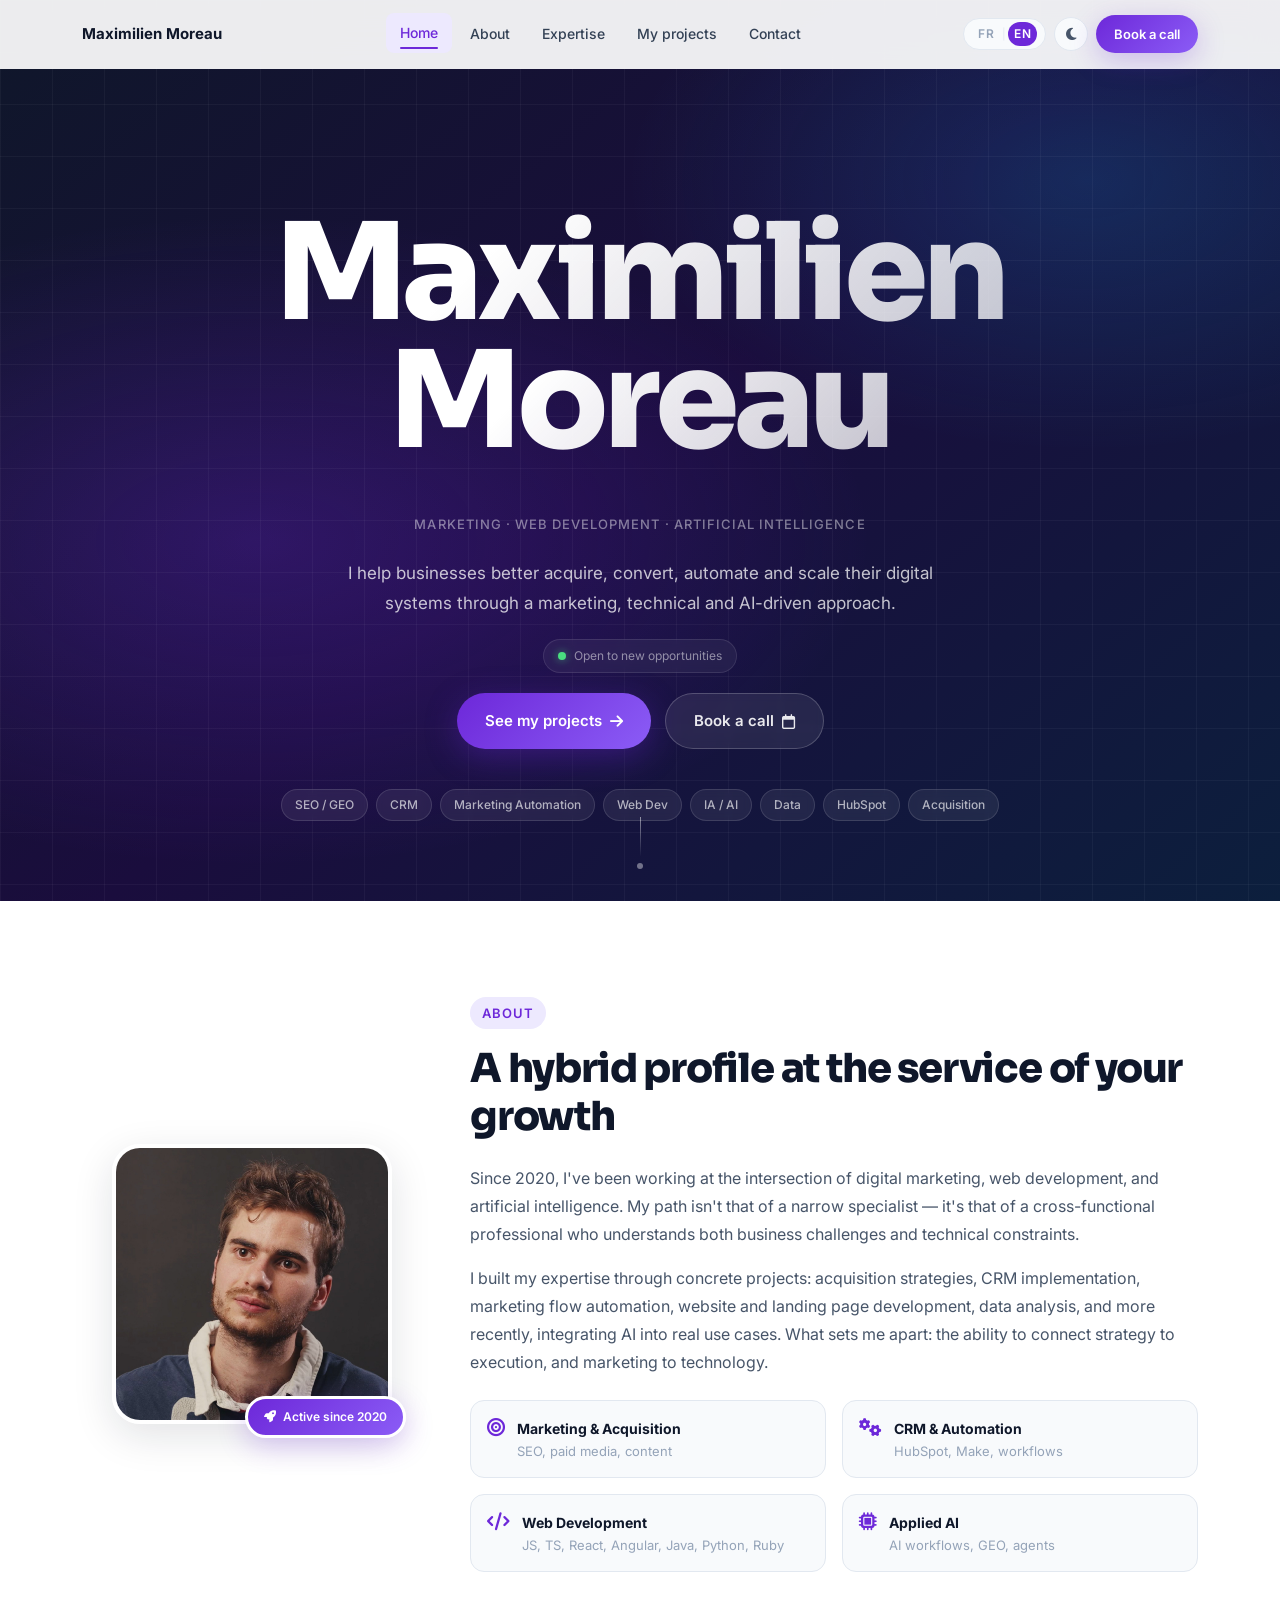
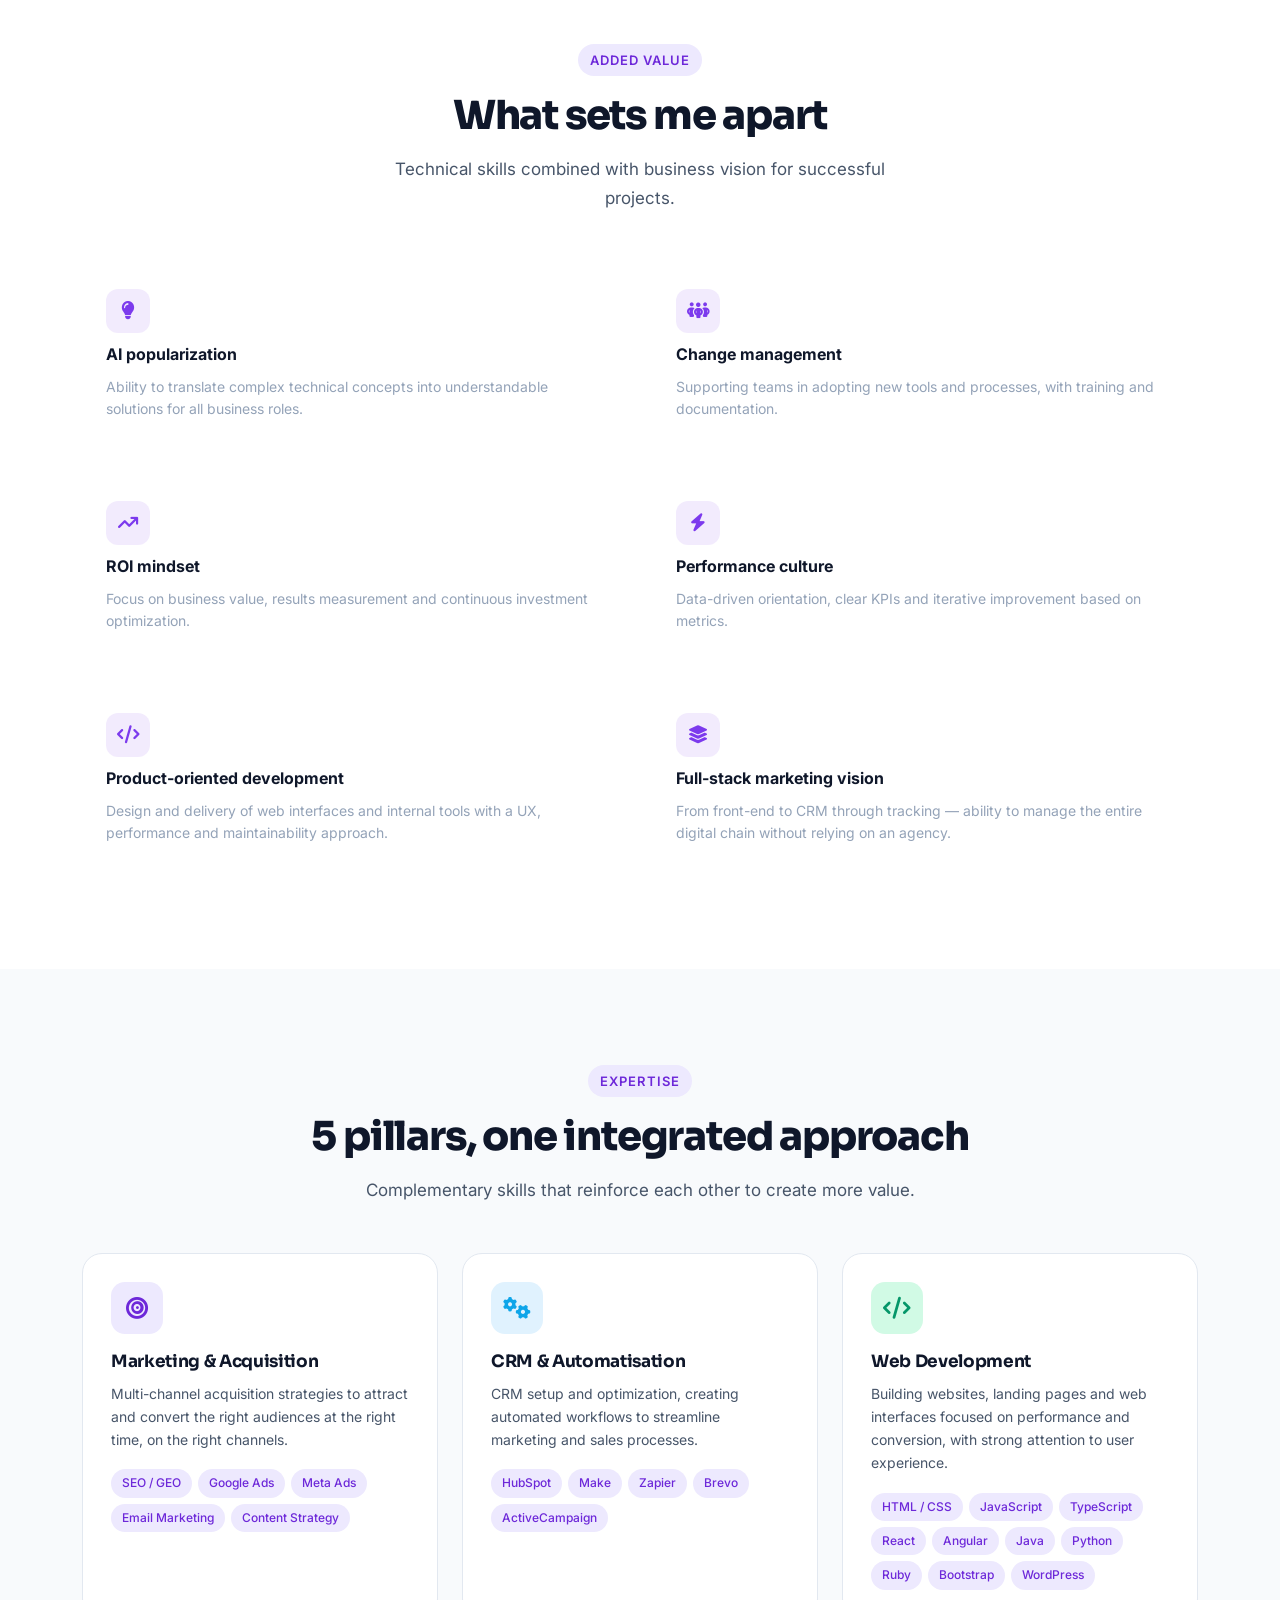
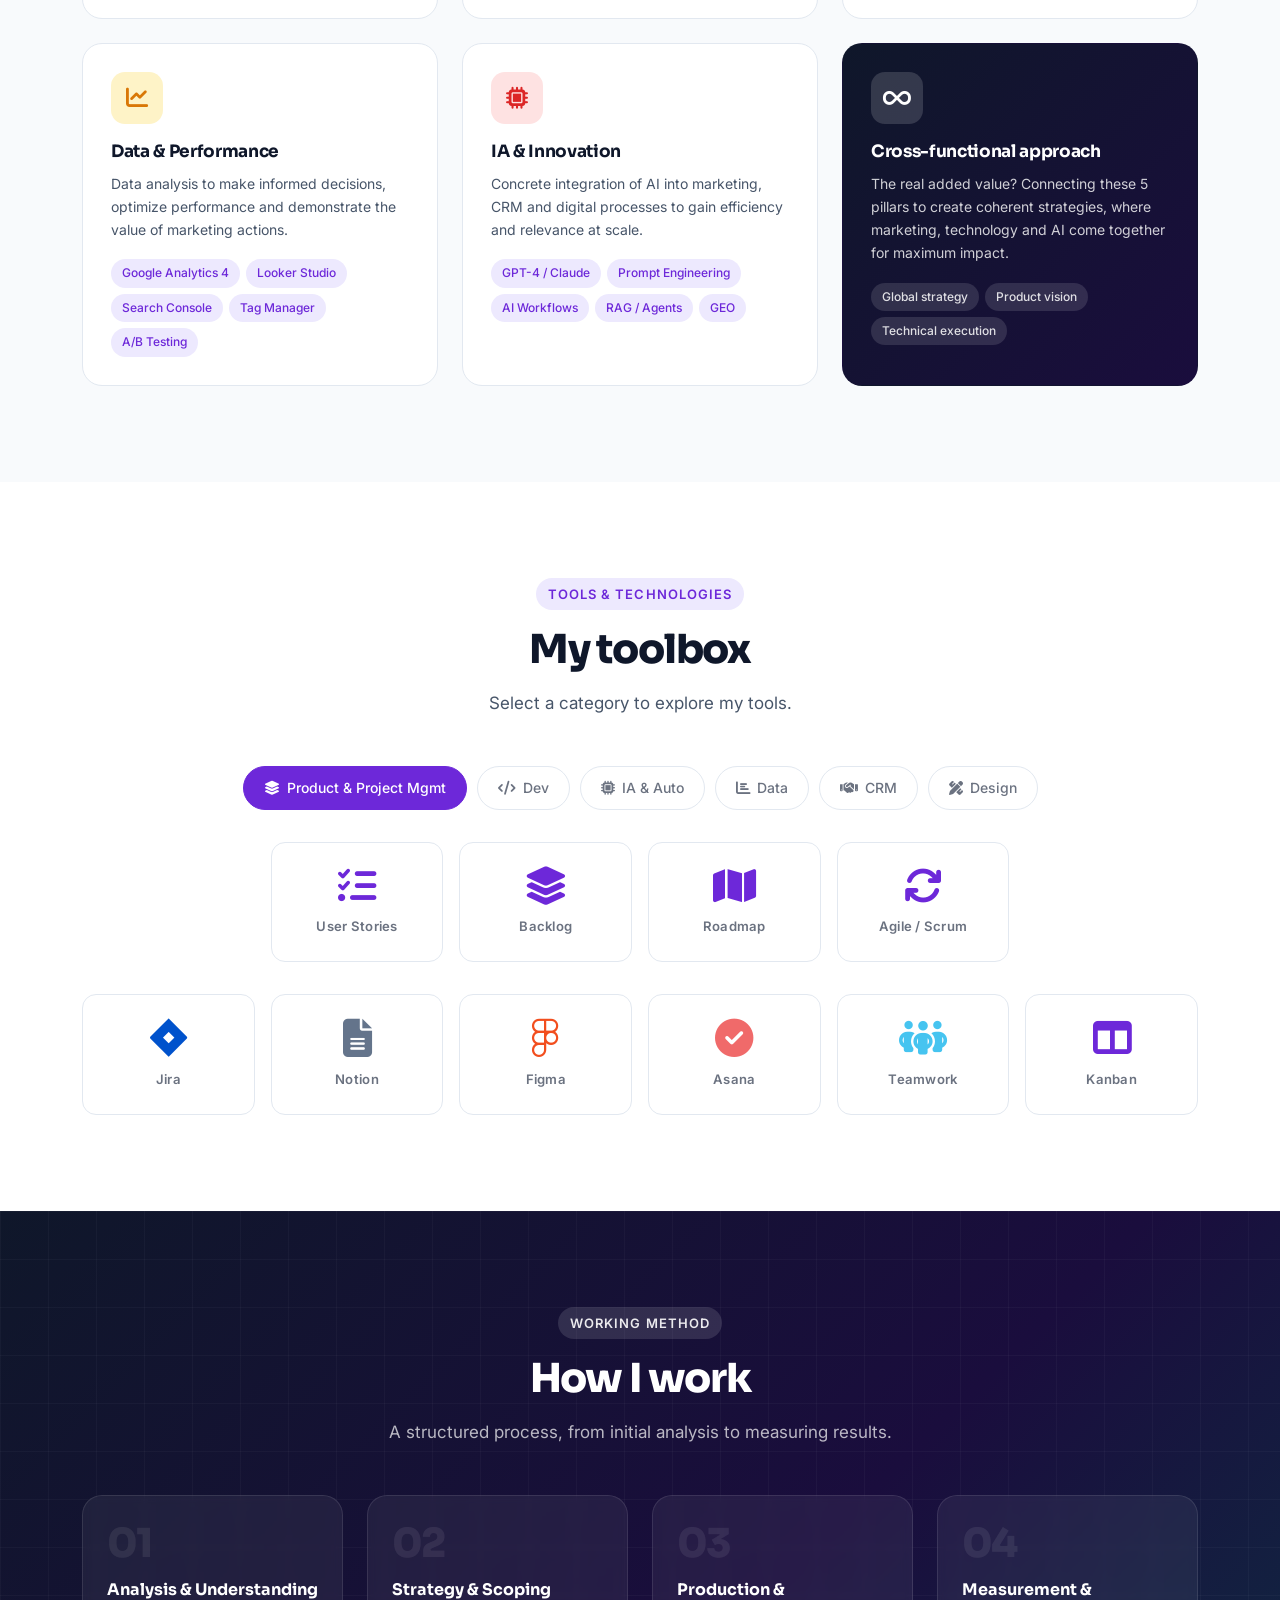
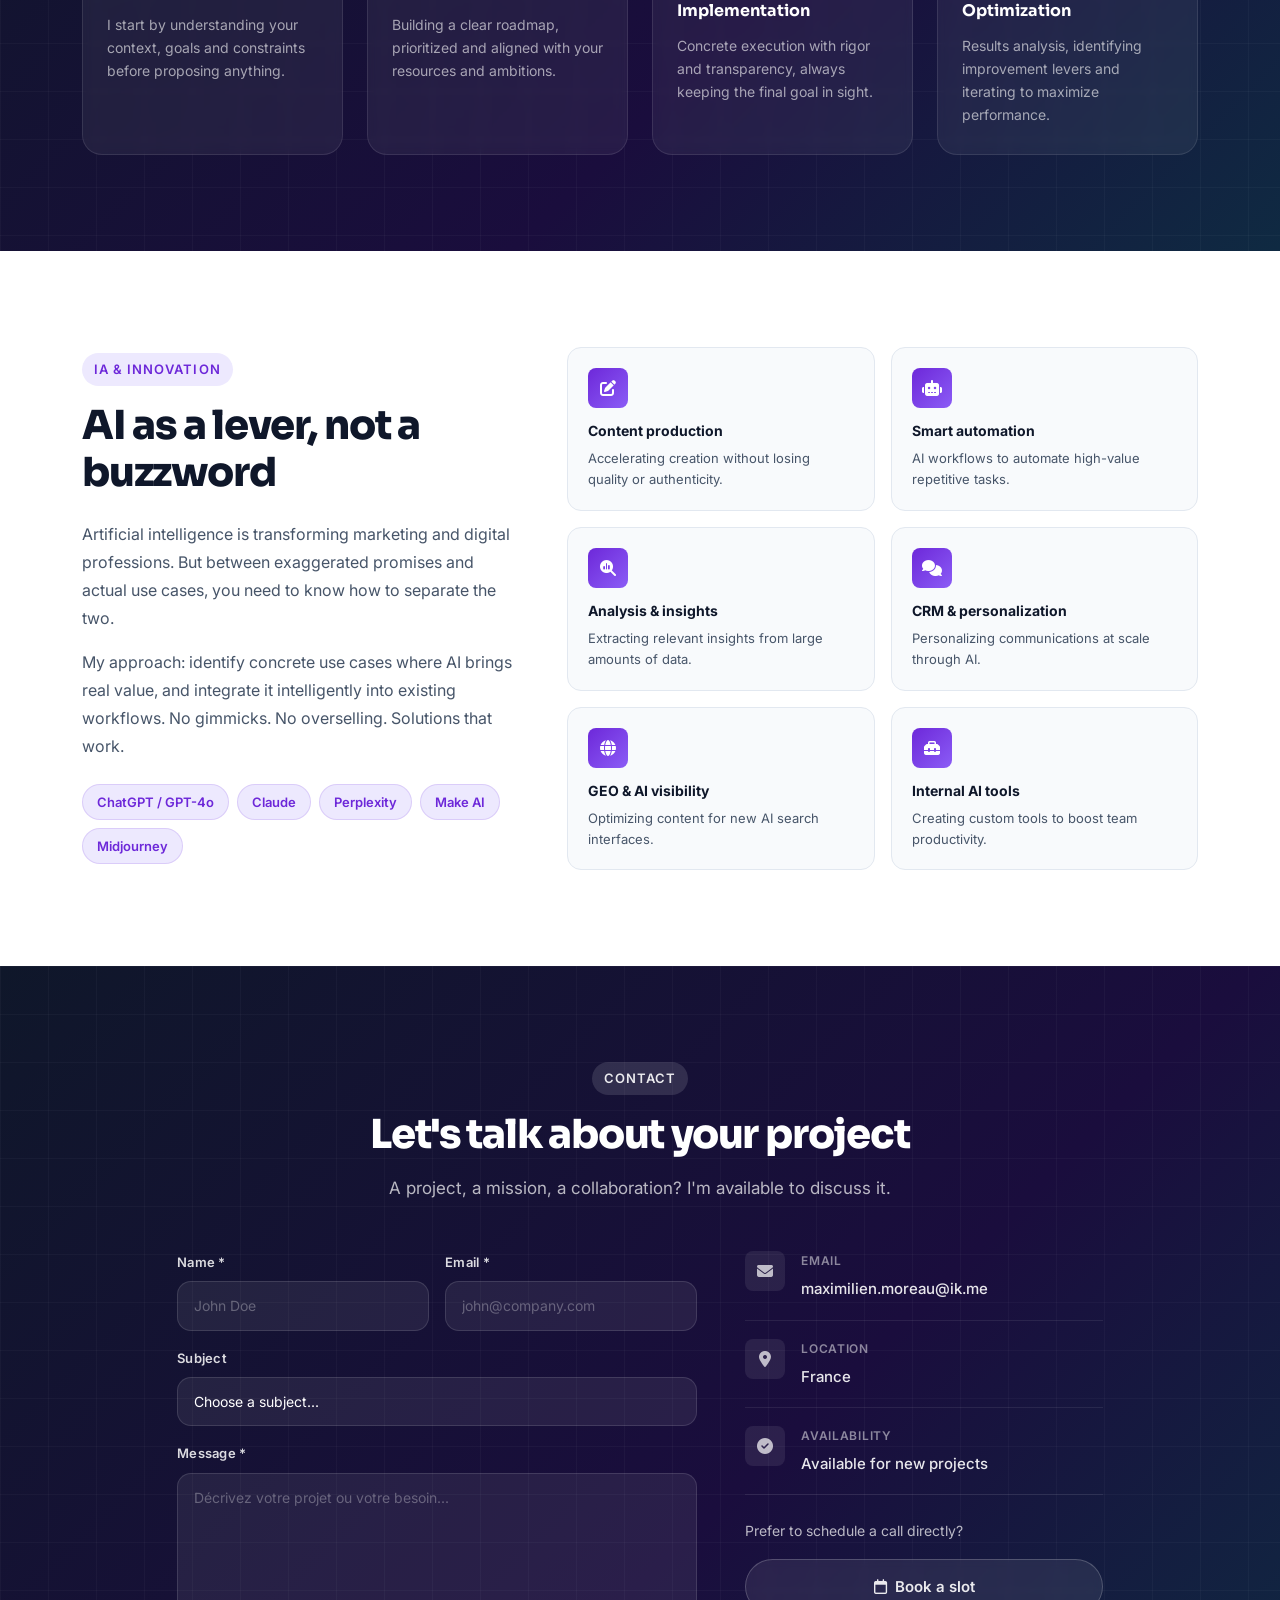
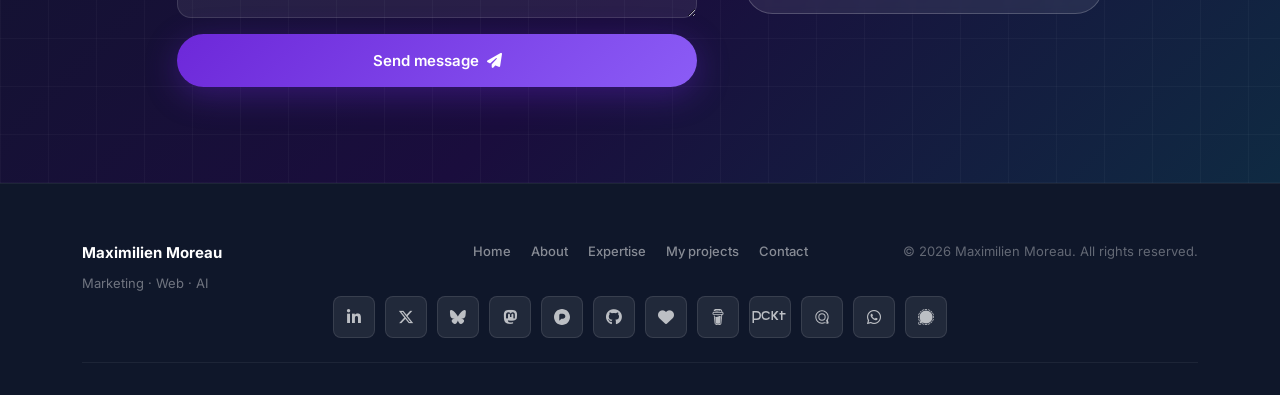
<file: index.html>
<!DOCTYPE html>
<html lang="fr">
<head>
  <meta charset="UTF-8">
  <meta name="viewport" content="width=device-width, initial-scale=1.0">
  <title>Maximilien Moreau — Marketing, Web & IA</title>
  <meta name="description" content="Portfolio de Maximilien Moreau — Expert en marketing digital, développement web et intelligence artificielle. À l'intersection de la stratégie, de la technique et de l'innovation.">
  <meta name="author" content="Maximilien Moreau">
  <meta property="og:title" content="Maximilien Moreau — Marketing, Web & IA">
  <meta property="og:description" content="J'aide les entreprises à mieux acquérir, convertir, automatiser et faire évoluer leurs dispositifs digitaux.">
  <meta property="og:type" content="website">

  <!-- Favicon -->
  <link rel="icon" type="image/png" href="images/Profile_Picture_Maximilien_Moreau.png">
  <link rel="apple-touch-icon" href="images/Profile_Picture_Maximilien_Moreau.png">
  <!-- Bootstrap 5 -->
  <link href="https://cdn.jsdelivr.net/npm/bootstrap@5.3.2/dist/css/bootstrap.min.css" rel="stylesheet">
  <!-- Google Fonts -->
  <link href="https://fonts.googleapis.com/css2?family=Inter:wght@300;400;500;600;700;800&family=Sora:wght@600;700;800&display=swap" rel="stylesheet">
  <!-- Font Awesome 6 -->
  <link rel="stylesheet" href="https://cdnjs.cloudflare.com/ajax/libs/font-awesome/6.7.2/css/all.min.css">
  <!-- Custom CSS -->
  <link rel="stylesheet" href="style.css">
  <!-- Dark mode init (prevents flash) -->
  <script>(function(){var t=localStorage.getItem('mm_theme');if(t==='dark'||(t==null&&window.matchMedia('(prefers-color-scheme: dark)').matches)){document.documentElement.setAttribute('data-theme','dark');}})();</script>
</head>
<body>

<!-- ===== NAVBAR ===== -->
<nav class="navbar navbar-expand-lg fixed-top" id="mainNav">
  <div class="container">
    <a class="navbar-brand" href="#accueil">
      <span class="brand-name">Maximilien Moreau</span>
    </a>

    <div class="d-flex align-items-center gap-2 ms-auto order-lg-last">
      <div class="lang-toggle">
        <button class="lang-btn active" id="btnFr" onclick="setLang('fr')">FR</button>
        <span class="lang-sep">|</span>
        <button class="lang-btn" id="btnEn" onclick="setLang('en')">EN</button>
      </div>
      <button class="theme-toggle-btn" id="btnTheme" onclick="toggleTheme()" aria-label="Basculer mode sombre">
        <i class="fa-solid fa-lightbulb" id="themeIcon"></i>
      </button>
      <a href="#contact" class="btn-nav-cta d-none d-lg-inline-flex">
        <span data-lang="fr">Réserver un appel</span>
        <span data-lang="en" hidden>Book a call</span>
      </a>
      <button class="navbar-toggler" type="button" data-bs-toggle="collapse" data-bs-target="#navMenu" aria-controls="navMenu" aria-expanded="false" aria-label="Toggle navigation">
        <i class="fa-solid fa-bars"></i>
      </button>
    </div>

    <div class="collapse navbar-collapse" id="navMenu">
      <ul class="navbar-nav mx-auto gap-lg-1">
        <li class="nav-item">
          <a class="nav-link" href="#accueil">
            <span data-lang="fr">Accueil</span>
            <span data-lang="en" hidden>Home</span>
          </a>
        </li>
        <li class="nav-item">
          <a class="nav-link" href="#apropos">
            <span data-lang="fr">À propos</span>
            <span data-lang="en" hidden>About</span>
          </a>
        </li>
        <li class="nav-item">
          <a class="nav-link" href="#expertises">
            <span data-lang="fr">Expertises</span>
            <span data-lang="en" hidden>Expertise</span>
          </a>
        </li>
        <li class="nav-item">
          <a class="nav-link" href="projets.html">
            <span data-lang="fr">Mes projets</span>
            <span data-lang="en" hidden>My projects</span>
          </a>
        </li>
        <li class="nav-item">
          <a class="nav-link" href="#contact">Contact</a>
        </li>
      </ul>
    </div>
  </div>
</nav>

<!-- ===== HERO ===== -->
<section id="accueil" class="hero-section">
  <div class="hero-grid-overlay"></div>
  <div class="container position-relative">
    <div class="hero-editorial">

      <div class="hero-ed-name">
        <span class="hero-ed-line1">Maximilien</span>
        <span class="hero-ed-line2">Moreau</span>
      </div>

      <div class="hero-ed-roles">
        <span data-lang="fr">Marketing · Développement web · Intelligence artificielle</span>
        <span data-lang="en" hidden>Marketing · Web development · Artificial intelligence</span>
      </div>

      <p class="hero-desc" data-lang="fr">
        J'aide les entreprises à mieux acquérir, convertir, automatiser et faire évoluer leurs dispositifs digitaux grâce à une approche à la fois marketing, technique et orientée IA.
      </p>
      <p class="hero-desc" data-lang="en" hidden>
        I help businesses better acquire, convert, automate and scale their digital systems through a marketing, technical and AI-driven approach.
      </p>

      <div class="hero-badge">
        <span class="badge-dot"></span>
        <span data-lang="fr">Disponible pour de nouveaux projets</span>
        <span data-lang="en" hidden>Open to new opportunities</span>
      </div>

      <div class="hero-actions">
        <a href="https://maximilienmoreau.github.io/profile/projets.html" class="btn-hero-primary">
          <span data-lang="fr">Voir mes projets</span>
          <span data-lang="en" hidden>See my projects</span>
          <i class="fa-solid fa-arrow-right ms-2"></i>
        </a>
        <a href="#contact" class="btn-hero-outline">
          <span data-lang="fr">Réserver un appel</span>
          <span data-lang="en" hidden>Book a call</span>
          <i class="fa-regular fa-calendar ms-2"></i>
        </a>
      </div>

      <div class="hero-tags">
        <span class="hero-tag">SEO / GEO</span>
        <span class="hero-tag">CRM</span>
        <span class="hero-tag">Marketing Automation</span>
        <span class="hero-tag">Web Dev</span>
        <span class="hero-tag">IA / AI</span>
        <span class="hero-tag">Data</span>
        <span class="hero-tag">HubSpot</span>
        <span class="hero-tag">Acquisition</span>
      </div>

    </div>
  </div>
  <div class="hero-scroll-hint">
    <span class="scroll-line"></span>
    <span class="scroll-dot"></span>
  </div>
</section>

<!-- ===== ABOUT ===== -->
<section id="apropos" class="section-pad bg-white">
  <div class="container">
    <div class="row align-items-center g-5">
      <div class="col-lg-4 text-center">
        <div class="about-img-wrapper">
          <img src="images/Profile_Picture_Maximilien_Moreau.png" alt="Maximilien Moreau — Marketing, Web & IA" class="about-img">
          <div class="about-img-badge">
            <i class="fa-solid fa-rocket me-1"></i>
            <span data-lang="fr">Actif depuis 2020</span>
            <span data-lang="en" hidden>Active since 2020</span>
          </div>
        </div>
      </div>
      <div class="col-lg-8">
        <div class="section-label">
          <span data-lang="fr">À propos</span>
          <span data-lang="en" hidden>About</span>
        </div>
        <h2 class="section-title mb-4">
          <span data-lang="fr">Un profil hybride au service de votre croissance</span>
          <span data-lang="en" hidden>A hybrid profile at the service of your growth</span>
        </h2>
        <p class="body-text mb-3" data-lang="fr">
          Depuis 2020, j'évolue à l'intersection du marketing digital, du développement web et de l'intelligence artificielle. Mes projets n'est pas celui d'un spécialiste enfermé dans une case — c'est celui d'un professionnel transversal qui comprend aussi bien les enjeux business que les contraintes techniques.
        </p>
        <p class="body-text mb-3" data-lang="en" hidden>
          Since 2020, I've been working at the intersection of digital marketing, web development, and artificial intelligence. My path isn't that of a narrow specialist — it's that of a cross-functional professional who understands both business challenges and technical constraints.
        </p>
        <p class="body-text mb-4" data-lang="fr">
          J'ai construit mon expertise sur des projets concrets : stratégies d'acquisition, mise en place de CRM, automatisation de flux marketing, développement de sites et landing pages, analyse de données, et plus récemment, intégration de l'IA dans des cas d'usage réels. Ce qui me distingue : la capacité à relier la stratégie à l'exécution, et le marketing à la technique.
        </p>
        <p class="body-text mb-4" data-lang="en" hidden>
          I built my expertise through concrete projects: acquisition strategies, CRM implementation, marketing flow automation, website and landing page development, data analysis, and more recently, integrating AI into real use cases. What sets me apart: the ability to connect strategy to execution, and marketing to technology.
        </p>
        <div class="row g-3">
          <div class="col-sm-6">
            <div class="highlight-item">
              <i class="fa-solid fa-bullseye"></i>
              <div>
                <strong data-lang="fr">Marketing & Acquisition</strong>
                <strong data-lang="en" hidden>Marketing & Acquisition</strong>
                <p data-lang="fr">SEO, paid media, contenu</p>
                <p data-lang="en" hidden>SEO, paid media, content</p>
              </div>
            </div>
          </div>
          <div class="col-sm-6">
            <div class="highlight-item">
              <i class="fa-solid fa-gears"></i>
              <div>
                <strong data-lang="fr">CRM & Automatisation</strong>
                <strong data-lang="en" hidden>CRM & Automation</strong>
                <p data-lang="fr">HubSpot, Make, workflows</p>
                <p data-lang="en" hidden>HubSpot, Make, workflows</p>
              </div>
            </div>
          </div>
          <div class="col-sm-6">
            <div class="highlight-item">
              <i class="fa-solid fa-code"></i>
              <div>
                <strong data-lang="fr">Développement Web</strong>
                <strong data-lang="en" hidden>Web Development</strong>
                <p data-lang="fr">JS, TS, React, Angular, Java, Python, Ruby</p>
                <p data-lang="en" hidden>JS, TS, React, Angular, Java, Python, Ruby</p>
              </div>
            </div>
          </div>
          <div class="col-sm-6">
            <div class="highlight-item">
              <i class="fa-solid fa-microchip"></i>
              <div>
                <strong data-lang="fr">IA appliquée</strong>
                <strong data-lang="en" hidden>Applied AI</strong>
                <p data-lang="fr">Workflows IA, GEO, agents</p>
                <p data-lang="en" hidden>AI workflows, GEO, agents</p>
              </div>
            </div>
          </div>
        </div>
      </div>
    </div>

    <!-- Ce qui me distingue -->
    <div class="distingue-section mt-5 pt-4">
      <div class="text-center mb-5">
        <div class="section-label">
          <span data-lang="fr">Valeur ajoutée</span>
          <span data-lang="en" hidden>Added value</span>
        </div>
        <h2 class="section-title">
          <span data-lang="fr">Ce qui me distingue</span>
          <span data-lang="en" hidden>What sets me apart</span>
        </h2>
        <p class="section-subtitle">
          <span data-lang="fr">Des compétences techniques alliées à une vision business pour des projets réussis.</span>
          <span data-lang="en" hidden>Technical skills combined with business vision for successful projects.</span>
        </p>
      </div>
      <div class="row g-4">
        <div class="col-md-6">
          <div class="distingue-card">
            <div class="distingue-icon"><i class="fa-solid fa-lightbulb"></i></div>
            <h4 class="distingue-title" data-lang="fr">Vulgarisation IA</h4>
            <h4 class="distingue-title" data-lang="en" hidden>AI popularization</h4>
            <p class="distingue-desc" data-lang="fr">Capacité à traduire des concepts techniques complexes en solutions compréhensibles pour tous les métiers.</p>
            <p class="distingue-desc" data-lang="en" hidden>Ability to translate complex technical concepts into understandable solutions for all business roles.</p>
          </div>
        </div>
        <div class="col-md-6">
          <div class="distingue-card">
            <div class="distingue-icon"><i class="fa-solid fa-people-group"></i></div>
            <h4 class="distingue-title" data-lang="fr">Conduite du changement</h4>
            <h4 class="distingue-title" data-lang="en" hidden>Change management</h4>
            <p class="distingue-desc" data-lang="fr">Accompagnement des équipes dans l'adoption de nouveaux outils et processus, formation et documentation.</p>
            <p class="distingue-desc" data-lang="en" hidden>Supporting teams in adopting new tools and processes, with training and documentation.</p>
          </div>
        </div>
        <div class="col-md-6">
          <div class="distingue-card">
            <div class="distingue-icon"><i class="fa-solid fa-arrow-trend-up"></i></div>
            <h4 class="distingue-title" data-lang="fr">Sens du ROI</h4>
            <h4 class="distingue-title" data-lang="en" hidden>ROI mindset</h4>
            <p class="distingue-desc" data-lang="fr">Focus sur la valeur business, mesure des résultats et optimisation continue des investissements.</p>
            <p class="distingue-desc" data-lang="en" hidden>Focus on business value, results measurement and continuous investment optimization.</p>
          </div>
        </div>
        <div class="col-md-6">
          <div class="distingue-card">
            <div class="distingue-icon"><i class="fa-solid fa-bolt"></i></div>
            <h4 class="distingue-title" data-lang="fr">Culture performance</h4>
            <h4 class="distingue-title" data-lang="en" hidden>Performance culture</h4>
            <p class="distingue-desc" data-lang="fr">Orientation data-driven, KPIs clairs et amélioration itérative basée sur les métriques.</p>
            <p class="distingue-desc" data-lang="en" hidden>Data-driven orientation, clear KPIs and iterative improvement based on metrics.</p>
          </div>
        </div>
        <div class="col-md-6">
          <div class="distingue-card">
            <div class="distingue-icon"><i class="fa-solid fa-code"></i></div>
            <h4 class="distingue-title" data-lang="fr">Développement orienté produit</h4>
            <h4 class="distingue-title" data-lang="en" hidden>Product-oriented development</h4>
            <p class="distingue-desc" data-lang="fr">Conception et livraison d'interfaces web et d'outils internes avec une approche UX, performance et maintenabilité.</p>
            <p class="distingue-desc" data-lang="en" hidden>Design and delivery of web interfaces and internal tools with a UX, performance and maintainability approach.</p>
          </div>
        </div>
        <div class="col-md-6">
          <div class="distingue-card">
            <div class="distingue-icon"><i class="fa-solid fa-layer-group"></i></div>
            <h4 class="distingue-title" data-lang="fr">Vision full-stack marketing</h4>
            <h4 class="distingue-title" data-lang="en" hidden>Full-stack marketing vision</h4>
            <p class="distingue-desc" data-lang="fr">Du front-end au CRM en passant par le tracking — capacité à piloter l'ensemble de la chaîne digitale sans dépendre d'une agence.</p>
            <p class="distingue-desc" data-lang="en" hidden>From front-end to CRM through tracking — ability to manage the entire digital chain without relying on an agency.</p>
          </div>
        </div>
      </div>
    </div>

  </div>
</section>

<!-- ===== EXPERTISES ===== -->
<section id="expertises" class="section-pad bg-light-custom">
  <div class="container">
    <div class="text-center mb-5">
      <div class="section-label">
        <span data-lang="fr">Expertises</span>
        <span data-lang="en" hidden>Expertise</span>
      </div>
      <h2 class="section-title">
        <span data-lang="fr">5 piliers, une approche intégrée</span>
        <span data-lang="en" hidden>5 pillars, one integrated approach</span>
      </h2>
      <p class="section-subtitle">
        <span data-lang="fr">Des compétences complémentaires qui se renforcent mutuellement pour créer plus de valeur.</span>
        <span data-lang="en" hidden>Complementary skills that reinforce each other to create more value.</span>
      </p>
    </div>

    <div class="row g-4">
      <div class="col-md-6 col-xl-4">
        <div class="expertise-card h-100">
          <div class="expertise-icon-wrap" style="--icon-color: #6d28d9; --icon-bg: #ede9fe;">
            <i class="fa-solid fa-bullseye"></i>
          </div>
          <h3 class="expertise-title">Marketing & Acquisition</h3>
          <p class="expertise-desc" data-lang="fr">Stratégies d'acquisition multicanales pour attirer et convertir les bonnes audiences au bon moment, sur les bons canaux.</p>
          <p class="expertise-desc" data-lang="en" hidden>Multi-channel acquisition strategies to attract and convert the right audiences at the right time, on the right channels.</p>
          <div class="expertise-tags">
            <span class="skill-tag">SEO / GEO</span>
            <span class="skill-tag">Google Ads</span>
            <span class="skill-tag">Meta Ads</span>
            <span class="skill-tag">Email Marketing</span>
            <span class="skill-tag">Content Strategy</span>
          </div>
        </div>
      </div>

      <div class="col-md-6 col-xl-4">
        <div class="expertise-card h-100">
          <div class="expertise-icon-wrap" style="--icon-color: #0ea5e9; --icon-bg: #e0f2fe;">
            <i class="fa-solid fa-gears"></i>
          </div>
          <h3 class="expertise-title">CRM & Automatisation</h3>
          <p class="expertise-desc" data-lang="fr">Mise en place et optimisation de CRM, création de workflows automatisés pour fluidifier les processus marketing et commerciaux.</p>
          <p class="expertise-desc" data-lang="en" hidden>CRM setup and optimization, creating automated workflows to streamline marketing and sales processes.</p>
          <div class="expertise-tags">
            <span class="skill-tag">HubSpot</span>
            <span class="skill-tag">Make</span>
            <span class="skill-tag">Zapier</span>
            <span class="skill-tag">Brevo</span>
            <span class="skill-tag">ActiveCampaign</span>
          </div>
        </div>
      </div>

      <div class="col-md-6 col-xl-4">
        <div class="expertise-card h-100">
          <div class="expertise-icon-wrap" style="--icon-color: #059669; --icon-bg: #d1fae5;">
            <i class="fa-solid fa-code"></i>
          </div>
          <h3 class="expertise-title" data-lang="fr">Développement Web</h3>
          <h3 class="expertise-title" data-lang="en" hidden>Web Development</h3>
          <p class="expertise-desc" data-lang="fr">Création de sites, landing pages et interfaces web orientées performance et conversion, avec une attention forte à l'expérience utilisateur.</p>
          <p class="expertise-desc" data-lang="en" hidden>Building websites, landing pages and web interfaces focused on performance and conversion, with strong attention to user experience.</p>
          <div class="expertise-tags">
            <span class="skill-tag">HTML / CSS</span>
            <span class="skill-tag">JavaScript</span>
            <span class="skill-tag">TypeScript</span>
            <span class="skill-tag">React</span>
            <span class="skill-tag">Angular</span>
            <span class="skill-tag">Java</span>
            <span class="skill-tag">Python</span>
            <span class="skill-tag">Ruby</span>
            <span class="skill-tag">Bootstrap</span>
            <span class="skill-tag">WordPress</span>
          </div>
        </div>
      </div>

      <div class="col-md-6 col-xl-4">
        <div class="expertise-card h-100">
          <div class="expertise-icon-wrap" style="--icon-color: #d97706; --icon-bg: #fef3c7;">
            <i class="fa-solid fa-chart-line"></i>
          </div>
          <h3 class="expertise-title">Data & Performance</h3>
          <p class="expertise-desc" data-lang="fr">Analyse des données pour prendre des décisions éclairées, optimiser les performances et démontrer la valeur des actions marketing.</p>
          <p class="expertise-desc" data-lang="en" hidden>Data analysis to make informed decisions, optimize performance and demonstrate the value of marketing actions.</p>
          <div class="expertise-tags">
            <span class="skill-tag">Google Analytics 4</span>
            <span class="skill-tag">Looker Studio</span>
            <span class="skill-tag">Search Console</span>
            <span class="skill-tag">Tag Manager</span>
            <span class="skill-tag">A/B Testing</span>
          </div>
        </div>
      </div>

      <div class="col-md-6 col-xl-4">
        <div class="expertise-card h-100">
          <div class="expertise-icon-wrap" style="--icon-color: #dc2626; --icon-bg: #fee2e2;">
            <i class="fa-solid fa-microchip"></i>
          </div>
          <h3 class="expertise-title">IA & Innovation</h3>
          <p class="expertise-desc" data-lang="fr">Intégration concrète de l'IA dans les processus marketing, CRM et digitaux pour gagner en efficacité et en pertinence à grande échelle.</p>
          <p class="expertise-desc" data-lang="en" hidden>Concrete integration of AI into marketing, CRM and digital processes to gain efficiency and relevance at scale.</p>
          <div class="expertise-tags">
            <span class="skill-tag">GPT-4 / Claude</span>
            <span class="skill-tag">Prompt Engineering</span>
            <span class="skill-tag">AI Workflows</span>
            <span class="skill-tag">RAG / Agents</span>
            <span class="skill-tag">GEO</span>
          </div>
        </div>
      </div>

      <div class="col-md-6 col-xl-4">
        <div class="expertise-card expertise-card-dark h-100">
          <div class="expertise-icon-wrap" style="--icon-color: #ffffff; --icon-bg: rgba(255,255,255,0.15);">
            <i class="fa-solid fa-infinity"></i>
          </div>
          <h3 class="expertise-title text-white" data-lang="fr">Approche transversale</h3>
          <h3 class="expertise-title text-white" data-lang="en" hidden>Cross-functional approach</h3>
          <p class="expertise-desc text-white opacity-80" data-lang="fr">La vraie valeur ajoutée ? Relier ces 5 piliers pour créer des stratégies cohérentes, où marketing, technique et IA s'articulent pour un impact maximal.</p>
          <p class="expertise-desc text-white opacity-80" data-lang="en" hidden>The real added value? Connecting these 5 pillars to create coherent strategies, where marketing, technology and AI come together for maximum impact.</p>
          <div class="expertise-tags">
            <span class="skill-tag skill-tag-light" data-lang="fr">Stratégie globale</span>
            <span class="skill-tag skill-tag-light" data-lang="en" hidden>Global strategy</span>
            <span class="skill-tag skill-tag-light" data-lang="fr">Vision produit</span>
            <span class="skill-tag skill-tag-light" data-lang="en" hidden>Product vision</span>
            <span class="skill-tag skill-tag-light" data-lang="fr">Exécution technique</span>
            <span class="skill-tag skill-tag-light" data-lang="en" hidden>Technical execution</span>
          </div>
        </div>
      </div>
    </div>
  </div>
</section>


<!-- ===== STACK & OUTILS ===== -->
<section id="stack" class="section-pad bg-white">
  <div class="container">
    <div class="text-center mb-5">
      <div class="section-label">
        <span data-lang="fr">Outils & Technologies</span>
        <span data-lang="en" hidden>Tools & Technologies</span>
      </div>
      <h2 class="section-title">
        <span data-lang="fr">Ma boîte à outils</span>
        <span data-lang="en" hidden>My toolbox</span>
      </h2>
      <p class="section-subtitle">
        <span data-lang="fr">Sélectionne une catégorie pour explorer mes outils.</span>
        <span data-lang="en" hidden>Select a category to explore my tools.</span>
      </p>
    </div>

    <div class="stack-tabs" role="tablist">
      <button class="stack-tab-btn active" data-tab="product" role="tab">
        <i class="fa-solid fa-layer-group"></i>
        <span data-lang="fr">Product & Gestion de projet</span><span data-lang="en" hidden>Product & Project Mgmt</span>
      </button>
      <button class="stack-tab-btn" data-tab="dev" role="tab">
        <i class="fa-solid fa-code"></i>
        <span>Dev</span>
      </button>
      <button class="stack-tab-btn" data-tab="ia" role="tab">
        <i class="fa-solid fa-microchip"></i>
        <span>IA & Auto</span>
      </button>
      <button class="stack-tab-btn" data-tab="data" role="tab">
        <i class="fa-solid fa-chart-bar"></i>
        <span>Data</span>
      </button>
      <button class="stack-tab-btn" data-tab="crm" role="tab">
        <i class="fa-solid fa-handshake"></i>
        <span>CRM</span>
      </button>
      <button class="stack-tab-btn" data-tab="design" role="tab">
        <i class="fa-solid fa-pen-ruler"></i>
        <span>Design</span>
      </button>
    </div>

    <!-- Produit -->
    <div class="stack-tab-content active" data-tab="product">
      <div class="row g-3 justify-content-center">
        <div class="col-6 col-sm-4 col-md-3 col-lg-2">
          <div class="stack-card">
            <i class="fa-solid fa-list-check stack-icon" style="color:#6d28d9;"></i>
            <span class="stack-label">User Stories</span>
          </div>
        </div>
        <div class="col-6 col-sm-4 col-md-3 col-lg-2">
          <div class="stack-card">
            <i class="fa-solid fa-layer-group stack-icon" style="color:#6d28d9;"></i>
            <span class="stack-label">Backlog</span>
          </div>
        </div>
        <div class="col-6 col-sm-4 col-md-3 col-lg-2">
          <div class="stack-card">
            <i class="fa-solid fa-map stack-icon" style="color:#6d28d9;"></i>
            <span class="stack-label">Roadmap</span>
          </div>
        </div>
        <div class="col-6 col-sm-4 col-md-3 col-lg-2">
          <div class="stack-card">
            <i class="fa-solid fa-arrows-rotate stack-icon" style="color:#6d28d9;"></i>
            <span class="stack-label">Agile / Scrum</span>
          </div>
        </div>
        <div class="w-100 d-none d-lg-block"></div>
        <div class="col-6 col-sm-4 col-md-3 col-lg-2">
          <div class="stack-card">
            <i class="fa-brands fa-jira stack-icon" style="color:#0052cc;"></i>
            <span class="stack-label">Jira</span>
          </div>
        </div>
        <div class="col-6 col-sm-4 col-md-3 col-lg-2">
          <div class="stack-card">
            <i class="fa-solid fa-file-lines stack-icon" style="color:#64748b;"></i>
            <span class="stack-label">Notion</span>
          </div>
        </div>
        <div class="col-6 col-sm-4 col-md-3 col-lg-2">
          <div class="stack-card">
            <i class="fa-brands fa-figma stack-icon" style="color:#f24e1e;"></i>
            <span class="stack-label">Figma</span>
          </div>
        </div>
        <div class="col-6 col-sm-4 col-md-3 col-lg-2">
          <div class="stack-card">
            <i class="fa-solid fa-circle-check stack-icon" style="color:#f06a6a;"></i>
            <span class="stack-label">Asana</span>
          </div>
        </div>
        <div class="col-6 col-sm-4 col-md-3 col-lg-2">
          <div class="stack-card">
            <i class="fa-solid fa-people-group stack-icon" style="color:#46c4f0;"></i>
            <span class="stack-label">Teamwork</span>
          </div>
        </div>
        <div class="col-6 col-sm-4 col-md-3 col-lg-2">
          <div class="stack-card">
            <i class="fa-solid fa-table-columns stack-icon" style="color:#6d28d9;"></i>
            <span class="stack-label">Kanban</span>
          </div>
        </div>
      </div>
    </div>

    <!-- Dev -->
    <div class="stack-tab-content" data-tab="dev">
      <div class="row g-3 justify-content-center">
        <div class="col-6 col-sm-4 col-md-3 col-lg-2">
          <div class="stack-card">
            <i class="fa-brands fa-java stack-icon" style="color:#007396;"></i>
            <span class="stack-label">Java / Spring</span>
          </div>
        </div>
        <div class="col-6 col-sm-4 col-md-3 col-lg-2">
          <div class="stack-card">
            <i class="fa-brands fa-js stack-icon" style="color:#f7df1e;"></i>
            <span class="stack-label">JavaScript</span>
          </div>
        </div>
        <div class="col-6 col-sm-4 col-md-3 col-lg-2">
          <div class="stack-card">
            <i class="fa-brands fa-html5 stack-icon" style="color:#e34f26;"></i>
            <span class="stack-label">HTML / CSS</span>
          </div>
        </div>
        <div class="col-6 col-sm-4 col-md-3 col-lg-2">
          <div class="stack-card">
            <i class="fa-brands fa-angular stack-icon" style="color:#dd0031;"></i>
            <span class="stack-label">Angular</span>
          </div>
        </div>
        <div class="col-6 col-sm-4 col-md-3 col-lg-2">
          <div class="stack-card">
            <i class="fa-brands fa-react stack-icon" style="color:#61dafb;"></i>
            <span class="stack-label">React</span>
          </div>
        </div>
        <div class="col-6 col-sm-4 col-md-3 col-lg-2">
          <div class="stack-card">
            <i class="fa-solid fa-database stack-icon" style="color:#336791;"></i>
            <span class="stack-label">SQL</span>
          </div>
        </div>
        <div class="col-6 col-sm-4 col-md-3 col-lg-2">
          <div class="stack-card">
            <i class="fa-brands fa-wordpress stack-icon" style="color:#21759b;"></i>
            <span class="stack-label">WordPress</span>
          </div>
        </div>
        <div class="col-6 col-sm-4 col-md-3 col-lg-2">
          <div class="stack-card">
            <i class="fa-brands fa-drupal stack-icon" style="color:#0678be;"></i>
            <span class="stack-label">Drupal</span>
          </div>
        </div>
      </div>
    </div>

    <!-- IA & Auto -->
    <div class="stack-tab-content" data-tab="ia">
      <div class="row g-3 justify-content-center">
        <div class="col-6 col-sm-4 col-md-3 col-lg-2">
          <div class="stack-card">
            <i class="fa-solid fa-comment-dots stack-icon" style="color:#6d28d9;"></i>
            <span class="stack-label" data-lang="fr">Prompting avancé</span>
            <span class="stack-label" data-lang="en" hidden>Adv. Prompting</span>
          </div>
        </div>
        <div class="col-6 col-sm-4 col-md-3 col-lg-2">
          <div class="stack-card">
            <i class="fa-solid fa-robot stack-icon" style="color:#10a37f;"></i>
            <span class="stack-label">OpenAI API</span>
          </div>
        </div>
        <div class="col-6 col-sm-4 col-md-3 col-lg-2">
          <div class="stack-card">
            <i class="fa-solid fa-microchip stack-icon" style="color:#d97706;"></i>
            <span class="stack-label">Claude API</span>
          </div>
        </div>
        <div class="col-6 col-sm-4 col-md-3 col-lg-2">
          <div class="stack-card">
            <i class="fa-solid fa-sitemap stack-icon" style="color:#6d28d9;"></i>
            <span class="stack-label">Make</span>
          </div>
        </div>
        <div class="col-6 col-sm-4 col-md-3 col-lg-2">
          <div class="stack-card">
            <i class="fa-solid fa-network-wired stack-icon" style="color:#ea4b71;"></i>
            <span class="stack-label">n8n</span>
          </div>
        </div>
        <div class="w-100 d-none d-lg-block"></div>
        <div class="col-6 col-sm-4 col-md-3 col-lg-2">
          <div class="stack-card">
            <i class="fa-solid fa-pen-nib stack-icon" style="color:#0ea5e9;"></i>
            <span class="stack-label">Wisewand</span>
          </div>
        </div>
        <div class="col-6 col-sm-4 col-md-3 col-lg-2">
          <div class="stack-card">
            <i class="fa-solid fa-chalkboard stack-icon" style="color:#f472b6;"></i>
            <span class="stack-label">Gamma</span>
          </div>
        </div>
        <div class="col-6 col-sm-4 col-md-3 col-lg-2">
          <div class="stack-card">
            <i class="fa-solid fa-magnifying-glass-chart stack-icon" style="color:#20b2aa;"></i>
            <span class="stack-label">Perplexity</span>
          </div>
        </div>
        <div class="col-6 col-sm-4 col-md-3 col-lg-2">
          <div class="stack-card">
            <i class="fa-solid fa-brain stack-icon" style="color:#d97706;"></i>
            <span class="stack-label">Claude</span>
          </div>
        </div>
        <div class="col-6 col-sm-4 col-md-3 col-lg-2">
          <div class="stack-card">
            <i class="fa-solid fa-wand-magic-sparkles stack-icon" style="color:#10a37f;"></i>
            <span class="stack-label">ChatGPT</span>
          </div>
        </div>
      </div>
    </div>

    <!-- Data -->
    <div class="stack-tab-content" data-tab="data">
      <div class="row g-3 justify-content-center">
        <div class="col-6 col-sm-4 col-md-3 col-lg-2">
          <div class="stack-card">
            <i class="fa-solid fa-chart-column stack-icon" style="color:#f2a900;"></i>
            <span class="stack-label">Power BI</span>
          </div>
        </div>
        <div class="col-6 col-sm-4 col-md-3 col-lg-2">
          <div class="stack-card">
            <i class="fa-solid fa-chart-pie stack-icon" style="color:#4285f4;"></i>
            <span class="stack-label">Looker Studio</span>
          </div>
        </div>
        <div class="col-6 col-sm-4 col-md-3 col-lg-2">
          <div class="stack-card">
            <i class="fa-brands fa-google stack-icon" style="color:#ea4335;"></i>
            <span class="stack-label">Google Analytics</span>
          </div>
        </div>
        <div class="col-6 col-sm-4 col-md-3 col-lg-2">
          <div class="stack-card">
            <i class="fa-solid fa-tags stack-icon" style="color:#246fdb;"></i>
            <span class="stack-label">Tag Manager</span>
          </div>
        </div>
      </div>
    </div>

    <!-- CRM -->
    <div class="stack-tab-content" data-tab="crm">
      <div class="row g-3 justify-content-center">
        <div class="col-6 col-sm-4 col-md-3 col-lg-2">
          <div class="stack-card">
            <i class="fa-brands fa-hubspot stack-icon" style="color:#ff7a59;"></i>
            <span class="stack-label">HubSpot</span>
          </div>
        </div>
        <div class="col-6 col-sm-4 col-md-3 col-lg-2">
          <div class="stack-card">
            <i class="fa-solid fa-filter stack-icon" style="color:#1b9d38;"></i>
            <span class="stack-label">Pipedrive</span>
          </div>
        </div>
        <div class="col-6 col-sm-4 col-md-3 col-lg-2">
          <div class="stack-card">
            <i class="fa-solid fa-user-tie stack-icon" style="color:#6d28d9;"></i>
            <span class="stack-label">Vincere</span>
          </div>
        </div>
        <div class="col-6 col-sm-4 col-md-3 col-lg-2">
          <div class="stack-card">
            <i class="fa-solid fa-envelope stack-icon" style="color:#0ea5e9;"></i>
            <span class="stack-label">Brevo</span>
          </div>
        </div>
      </div>
    </div>

    <!-- Design -->
    <div class="stack-tab-content" data-tab="design">
      <div class="row g-3 justify-content-center">
        <div class="col-6 col-sm-4 col-md-3 col-lg-2">
          <div class="stack-card">
            <i class="fa-brands fa-figma stack-icon" style="color:#f24e1e;"></i>
            <span class="stack-label">Figma</span>
          </div>
        </div>
        <div class="col-6 col-sm-4 col-md-3 col-lg-2">
          <div class="stack-card">
            <i class="fa-solid fa-palette stack-icon" style="color:#ff0000;"></i>
            <span class="stack-label" data-lang="fr">Suite Adobe</span>
            <span class="stack-label" data-lang="en" hidden>Adobe Suite</span>
          </div>
        </div>
        <div class="col-6 col-sm-4 col-md-3 col-lg-2">
          <div class="stack-card">
            <i class="fa-solid fa-border-all stack-icon" style="color:#00a4ef;"></i>
            <span class="stack-label" data-lang="fr">Suite Microsoft</span>
            <span class="stack-label" data-lang="en" hidden>Microsoft Suite</span>
          </div>
        </div>
      </div>
    </div>

  </div>
</section>


<!-- ===== APPROCHE ===== -->
<section id="approche" class="section-pad bg-dark-custom">
  <div class="container">
    <div class="text-center mb-5">
      <div class="section-label section-label-light">
        <span data-lang="fr">Méthode de travail</span>
        <span data-lang="en" hidden>Working method</span>
      </div>
      <h2 class="section-title text-white">
        <span data-lang="fr">Comment je travaille</span>
        <span data-lang="en" hidden>How I work</span>
      </h2>
      <p class="section-subtitle text-white opacity-70">
        <span data-lang="fr">Un processus structuré, de l'analyse initiale à la mesure des résultats.</span>
        <span data-lang="en" hidden>A structured process, from initial analysis to measuring results.</span>
      </p>
    </div>

    <div class="row g-4 justify-content-center">
      <div class="col-sm-6 col-lg-3">
        <div class="approach-card">
          <div class="approach-number">01</div>
          <h4 class="approach-title" data-lang="fr">Analyse & Compréhension</h4>
          <h4 class="approach-title" data-lang="en" hidden>Analysis & Understanding</h4>
          <p class="approach-desc" data-lang="fr">Je commence par comprendre votre contexte, vos objectifs et vos contraintes avant de proposer quoi que ce soit.</p>
          <p class="approach-desc" data-lang="en" hidden>I start by understanding your context, goals and constraints before proposing anything.</p>
        </div>
      </div>
      <div class="col-sm-6 col-lg-3">
        <div class="approach-card">
          <div class="approach-number">02</div>
          <h4 class="approach-title" data-lang="fr">Stratégie & Cadrage</h4>
          <h4 class="approach-title" data-lang="en" hidden>Strategy & Scoping</h4>
          <p class="approach-desc" data-lang="fr">Construction d'une feuille de route claire, priorisée et alignée sur vos ressources et vos ambitions.</p>
          <p class="approach-desc" data-lang="en" hidden>Building a clear roadmap, prioritized and aligned with your resources and ambitions.</p>
        </div>
      </div>
      <div class="col-sm-6 col-lg-3">
        <div class="approach-card">
          <div class="approach-number">03</div>
          <h4 class="approach-title" data-lang="fr">Production & Implémentation</h4>
          <h4 class="approach-title" data-lang="en" hidden>Production & Implementation</h4>
          <p class="approach-desc" data-lang="fr">Exécution concrète avec rigueur et transparence, en gardant toujours l'objectif final en vue.</p>
          <p class="approach-desc" data-lang="en" hidden>Concrete execution with rigor and transparency, always keeping the final goal in sight.</p>
        </div>
      </div>
      <div class="col-sm-6 col-lg-3">
        <div class="approach-card">
          <div class="approach-number">04</div>
          <h4 class="approach-title" data-lang="fr">Mesure & Optimisation</h4>
          <h4 class="approach-title" data-lang="en" hidden>Measurement & Optimization</h4>
          <p class="approach-desc" data-lang="fr">Analyse des résultats, identification des leviers d'amélioration et itération pour maximiser la performance.</p>
          <p class="approach-desc" data-lang="en" hidden>Results analysis, identifying improvement levers and iterating to maximize performance.</p>
        </div>
      </div>
    </div>
  </div>
</section>

<!-- ===== IA SECTION ===== -->
<section id="ia" class="section-pad bg-white">
  <div class="container">
    <div class="row align-items-center g-5">
      <div class="col-lg-5">
        <div class="section-label">IA & Innovation</div>
        <h2 class="section-title mb-4">
          <span data-lang="fr">L'IA comme levier, pas comme buzzword</span>
          <span data-lang="en" hidden>AI as a lever, not a buzzword</span>
        </h2>
        <p class="body-text mb-3" data-lang="fr">
          L'intelligence artificielle transforme les métiers du marketing et du digital. Mais entre les promesses exagérées et la réalité des usages, il faut savoir faire la part des choses.
        </p>
        <p class="body-text mb-3" data-lang="en" hidden>
          Artificial intelligence is transforming marketing and digital professions. But between exaggerated promises and actual use cases, you need to know how to separate the two.
        </p>
        <p class="body-text mb-4" data-lang="fr">
          Mon approche : identifier les cas d'usage concrets où l'IA apporte une vraie valeur, et l'intégrer intelligemment dans des workflows existants. Pas de gadgets. Pas de survente. Des solutions qui fonctionnent.
        </p>
        <p class="body-text mb-4" data-lang="en" hidden>
          My approach: identify concrete use cases where AI brings real value, and integrate it intelligently into existing workflows. No gimmicks. No overselling. Solutions that work.
        </p>
        <div class="ai-tools-row">
          <span class="ai-tool-badge">ChatGPT / GPT-4o</span>
          <span class="ai-tool-badge">Claude</span>
          <span class="ai-tool-badge">Perplexity</span>
          <span class="ai-tool-badge">Make AI</span>
          <span class="ai-tool-badge">Midjourney</span>
        </div>
      </div>
      <div class="col-lg-7">
        <div class="row g-3">
          <div class="col-sm-6">
            <div class="ai-feature-card">
              <div class="ai-icon"><i class="fa-solid fa-pen-to-square"></i></div>
              <h5 class="ai-feature-title" data-lang="fr">Production de contenu</h5>
              <h5 class="ai-feature-title" data-lang="en" hidden>Content production</h5>
              <p class="ai-feature-desc" data-lang="fr">Accélérer la création sans perdre en qualité ni en authenticité.</p>
              <p class="ai-feature-desc" data-lang="en" hidden>Accelerating creation without losing quality or authenticity.</p>
            </div>
          </div>
          <div class="col-sm-6">
            <div class="ai-feature-card">
              <div class="ai-icon"><i class="fa-solid fa-robot"></i></div>
              <h5 class="ai-feature-title" data-lang="fr">Automatisation intelligente</h5>
              <h5 class="ai-feature-title" data-lang="en" hidden>Smart automation</h5>
              <p class="ai-feature-desc" data-lang="fr">Workflows IA pour automatiser les tâches à haute valeur ajoutée.</p>
              <p class="ai-feature-desc" data-lang="en" hidden>AI workflows to automate high-value repetitive tasks.</p>
            </div>
          </div>
          <div class="col-sm-6">
            <div class="ai-feature-card">
              <div class="ai-icon"><i class="fa-solid fa-magnifying-glass-chart"></i></div>
              <h5 class="ai-feature-title" data-lang="fr">Analyse & insights</h5>
              <h5 class="ai-feature-title" data-lang="en" hidden>Analysis & insights</h5>
              <p class="ai-feature-desc" data-lang="fr">Extraire des insights pertinents de grandes quantités de données.</p>
              <p class="ai-feature-desc" data-lang="en" hidden>Extracting relevant insights from large amounts of data.</p>
            </div>
          </div>
          <div class="col-sm-6">
            <div class="ai-feature-card">
              <div class="ai-icon"><i class="fa-solid fa-comments"></i></div>
              <h5 class="ai-feature-title" data-lang="fr">CRM & personnalisation</h5>
              <h5 class="ai-feature-title" data-lang="en" hidden>CRM & personalization</h5>
              <p class="ai-feature-desc" data-lang="fr">Personnaliser les communications à grande échelle via l'IA.</p>
              <p class="ai-feature-desc" data-lang="en" hidden>Personalizing communications at scale through AI.</p>
            </div>
          </div>
          <div class="col-sm-6">
            <div class="ai-feature-card">
              <div class="ai-icon"><i class="fa-solid fa-globe"></i></div>
              <h5 class="ai-feature-title" data-lang="fr">GEO & visibilité IA</h5>
              <h5 class="ai-feature-title" data-lang="en" hidden>GEO & AI visibility</h5>
              <p class="ai-feature-desc" data-lang="fr">Optimiser le contenu pour les nouvelles interfaces de recherche IA.</p>
              <p class="ai-feature-desc" data-lang="en" hidden>Optimizing content for new AI search interfaces.</p>
            </div>
          </div>
          <div class="col-sm-6">
            <div class="ai-feature-card">
              <div class="ai-icon"><i class="fa-solid fa-toolbox"></i></div>
              <h5 class="ai-feature-title" data-lang="fr">Outils internes IA</h5>
              <h5 class="ai-feature-title" data-lang="en" hidden>Internal AI tools</h5>
              <p class="ai-feature-desc" data-lang="fr">Créer des outils sur mesure pour booster la productivité des équipes.</p>
              <p class="ai-feature-desc" data-lang="en" hidden>Creating custom tools to boost team productivity.</p>
            </div>
          </div>
        </div>
      </div>
    </div>
  </div>
</section>

<!-- ===== CONTACT ===== -->
<section id="contact" class="section-pad bg-dark-custom">
  <div class="container">
    <div class="row justify-content-center">
      <div class="col-lg-10">
        <div class="text-center mb-5">
          <div class="section-label section-label-light">Contact</div>
          <h2 class="section-title text-white">
            <span data-lang="fr">Parlons de votre projet</span>
            <span data-lang="en" hidden>Let's talk about your project</span>
          </h2>
          <p class="section-subtitle text-white opacity-70">
            <span data-lang="fr">Un projet, une mission, une collaboration ? Je suis disponible pour en discuter.</span>
            <span data-lang="en" hidden>A project, a mission, a collaboration? I'm available to discuss it.</span>
          </p>
        </div>

        <div class="row g-5">
          <div class="col-lg-7">
            <form class="contact-form" id="contactForm" novalidate>
              <div class="row g-3">
                <div class="col-sm-6">
                  <label class="form-label-custom" data-lang="fr">Nom *</label>
                  <label class="form-label-custom" data-lang="en" hidden>Name *</label>
                  <input type="text" class="form-control-custom" name="name" placeholder="John Doe" required>
                </div>
                <div class="col-sm-6">
                  <label class="form-label-custom">Email *</label>
                  <input type="email" class="form-control-custom" name="email" placeholder="john@company.com" required>
                </div>
                <div class="col-12">
                  <label class="form-label-custom" data-lang="fr">Sujet</label>
                  <label class="form-label-custom" data-lang="en" hidden>Subject</label>
                  <select class="form-control-custom" name="subject" data-lang="fr">
                    <option value="">Choisir un sujet...</option>
                    <option>Projet Marketing</option>
                    <option>Développement Web</option>
                    <option>CRM & Automatisation</option>
                    <option>Intégration IA</option>
                    <option>Autre</option>
                  </select>
                  <select class="form-control-custom" name="subject_en" data-lang="en" hidden>
                    <option value="">Choose a subject...</option>
                    <option>Marketing Project</option>
                    <option>Web Development</option>
                    <option>CRM & Automation</option>
                    <option>AI Integration</option>
                    <option>Other</option>
                  </select>
                </div>
                <div class="col-12">
                  <label class="form-label-custom">Message *</label>
                  <textarea class="form-control-custom" name="message" rows="5" placeholder="Décrivez votre projet ou votre besoin..." required></textarea>
                </div>
                <div class="col-12 mt-2">
                  <button type="submit" class="btn-hero-primary w-100 justify-content-center">
                    <span data-lang="fr">Envoyer le message</span>
                    <span data-lang="en" hidden>Send message</span>
                    <i class="fa-solid fa-paper-plane ms-2"></i>
                  </button>
                </div>
                <div class="col-12" id="formMsg" style="display:none;"></div>
              </div>
            </form>
          </div>

          <div class="col-lg-5">
            <div class="contact-info">
              <div class="contact-info-item">
                <div class="contact-info-icon"><i class="fa-solid fa-envelope"></i></div>
                <div>
                  <div class="contact-info-label">Email</div>
                  <a href="mailto:maximilien.moreau@ik.me" class="contact-info-value">maximilien.moreau@ik.me</a>
                </div>
              </div>
              <div class="contact-info-item">
                <div class="contact-info-icon"><i class="fa-solid fa-location-dot"></i></div>
                <div>
                  <div class="contact-info-label" data-lang="fr">Localisation</div>
                  <div class="contact-info-label" data-lang="en" hidden>Location</div>
                  <div class="contact-info-value">France</div>
                </div>
              </div>
              <div class="contact-info-item">
                <div class="contact-info-icon"><i class="fa-solid fa-circle-check"></i></div>
                <div>
                  <div class="contact-info-label" data-lang="fr">Disponibilité</div>
                  <div class="contact-info-label" data-lang="en" hidden>Availability</div>
                  <div class="contact-info-value" data-lang="fr">Disponible pour de nouvelles missions</div>
                  <div class="contact-info-value" data-lang="en" hidden>Available for new projects</div>
                </div>
              </div>

              <div class="calendly-cta mt-4">
                <p class="text-white opacity-70 mb-3 small" data-lang="fr">Vous préférez planifier directement un appel ?</p>
                <p class="text-white opacity-70 mb-3 small" data-lang="en" hidden>Prefer to schedule a call directly?</p>
                <a href="https://calendly.com/maximilienmoreau" target="_blank" rel="noopener noreferrer" class="btn-hero-outline d-flex justify-content-center align-items-center">
                  <i class="fa-regular fa-calendar me-2"></i>
                  <span data-lang="fr">Réserver un créneau</span>
                  <span data-lang="en" hidden>Book a slot</span>
                </a>
              </div>

            </div>
          </div>
        </div>
      </div>
    </div>
  </div>
</section>

<!-- ===== FOOTER ===== -->
<footer class="footer-section">
  <div class="container">
    <div class="footer-inner">
      <div class="footer-brand">
        <p class="footer-name">Maximilien Moreau</p>
        <p class="footer-tagline" data-lang="fr">Marketing · Web · IA</p>
        <p class="footer-tagline" data-lang="en" hidden>Marketing · Web · AI</p>
      </div>
      <nav class="footer-nav" aria-label="Footer navigation">
        <a href="#accueil" data-lang="fr">Accueil</a>
        <a href="#accueil" data-lang="en" hidden>Home</a>
        <a href="#apropos" data-lang="fr">À propos</a>
        <a href="#apropos" data-lang="en" hidden>About</a>
        <a href="#expertises" data-lang="fr">Expertises</a>
        <a href="#expertises" data-lang="en" hidden>Expertise</a>
        <a href="projets.html" data-lang="fr">Mes projets</a>
        <a href="projets.html" data-lang="en" hidden>My projects</a>
        <a href="#contact">Contact</a>
      </nav>
      <div class="footer-copy">
        <p>© 2026 Maximilien Moreau. <span data-lang="fr">Tous droits réservés.</span><span data-lang="en" hidden>All rights reserved.</span></p>
      </div>
    </div>
    <div class="footer-social">
      <a href="https://www.linkedin.com/in/maximilienmoreau" class="social-link-icon" aria-label="LinkedIn" title="LinkedIn" target="_blank" rel="noopener noreferrer">
        <i class="fa-brands fa-linkedin-in"></i>
      </a>
      <a href="https://x.com/MaximilieMoreau" class="social-link-icon" aria-label="Twitter/X" title="Twitter/X" target="_blank" rel="noopener noreferrer">
        <i class="fa-brands fa-x-twitter"></i>
      </a>
      <a href="https://bsky.app/profile/maximilien.bsky.social" class="social-link-icon" aria-label="Bluesky" title="Bluesky" target="_blank" rel="noopener noreferrer">
        <i class="fa-brands fa-bluesky"></i>
      </a>
      <a href="https://mastodon.social/@MaximilienMoreau" class="social-link-icon" aria-label="Mastodon" title="Mastodon" target="_blank" rel="noopener noreferrer">
        <i class="fa-brands fa-mastodon"></i>
      </a>
      <a href="https://pixelfed.social/Maximilien" class="social-link-icon" aria-label="Pixelfed" title="Pixelfed" target="_blank" rel="noopener noreferrer">
        <svg viewBox="0 0 24 24" fill="currentColor" width="1em" height="1em" aria-hidden="true"><path d="M12 24C5.3726 24 0 18.6274 0 12S5.3726 0 12 0s12 5.3726 12 12-5.3726 12-12 12m-.9526-9.3802h2.2014c2.0738 0 3.7549-1.6366 3.7549-3.6554S15.3226 7.309 13.2488 7.309h-3.1772c-1.1964 0-2.1663.9442-2.1663 2.1089v8.208z"/></svg>
      </a>
      <a href="https://github.com/MaximilienMoreau" class="social-link-icon" aria-label="GitHub" title="GitHub" target="_blank" rel="noopener noreferrer">
        <i class="fa-brands fa-github"></i>
      </a>
      <a href="https://lovable.dev/@maximilien" class="social-link-icon" aria-label="Lovable" title="Lovable" target="_blank" rel="noopener noreferrer">
        <i class="fa-solid fa-heart"></i>
      </a>
      <a href="https://buymeacoffee.com/maximilien0" class="social-link-icon" aria-label="Buy Me a Coffee" title="Buy Me a Coffee" target="_blank" rel="noopener noreferrer">
        <svg viewBox="0 0 24 24" fill="currentColor" width="1em" height="1em" aria-hidden="true"><path d="M20.216 6.415l-.132-.666c-.119-.598-.388-1.163-1.001-1.379-.197-.069-.42-.098-.57-.241-.152-.143-.196-.366-.231-.572-.065-.378-.125-.756-.192-1.133-.057-.325-.102-.69-.25-.987-.195-.4-.597-.634-.996-.788a5.723 5.723 0 00-.626-.194c-1-.263-2.05-.36-3.077-.416a25.834 25.834 0 00-3.7.062c-.915.083-1.88.184-2.75.5-.318.116-.646.256-.888.501-.297.302-.393.77-.177 1.146.154.267.415.456.692.58.36.162.737.284 1.123.366 1.075.238 2.189.331 3.287.37 1.218.05 2.437.01 3.65-.118.299-.033.598-.073.896-.119.352-.054.578-.513.474-.834-.124-.383-.457-.531-.834-.473-.466.074-.96.108-1.382.146-1.177.08-2.358.082-3.536.006a22.228 22.228 0 01-1.157-.107c-.086-.01-.18-.025-.258-.036-.243-.036-.484-.08-.724-.13-.111-.027-.111-.185 0-.212h.005c.277-.06.557-.108.838-.147h.002c.131-.009.263-.032.394-.048a25.076 25.076 0 013.426-.12c.674.019 1.347.067 2.017.144l.228.031c.267.04.533.088.798.145.392.085.895.113 1.07.542.055.137.08.288.111.431l.319 1.484a.237.237 0 01-.199.284h-.003c-.037.006-.075.01-.112.015a36.704 36.704 0 01-4.743.295 37.059 37.059 0 01-4.699-.304c-.14-.017-.293-.042-.417-.06-.326-.048-.649-.108-.973-.161-.393-.065-.768-.032-1.123.161-.29.16-.527.404-.675.701-.154.316-.199.66-.267 1-.069.34-.176.707-.135 1.056.087.753.613 1.365 1.37 1.502a39.69 39.69 0 0011.343.376.483.483 0 01.535.53l-.071.697-1.018 9.907c-.041.41-.047.832-.125 1.237-.122.637-.553 1.028-1.182 1.171-.577.131-1.165.2-1.756.205-.656.004-1.31-.025-1.966-.022-.699.004-1.556-.06-2.095-.58-.475-.458-.54-1.174-.605-1.793l-.731-7.013-.322-3.094c-.037-.351-.286-.695-.678-.678-.336.015-.718.3-.678.679l.228 2.185.949 9.112c.147 1.344 1.174 2.068 2.446 2.272.742.12 1.503.144 2.257.156.966.016 1.942.053 2.892-.122 1.408-.258 2.465-1.198 2.616-2.657.34-3.332.683-6.663 1.024-9.995l.215-2.087a.484.484 0 01.39-.426c.402-.078.787-.212 1.074-.518.455-.488.546-1.124.385-1.766zm-1.478.772c-.145.137-.363.201-.578.233-2.416.359-4.866.54-7.308.46-1.748-.06-3.477-.254-5.207-.498-.17-.024-.353-.055-.47-.18-.22-.236-.111-.71-.054-.995.052-.26.152-.609.463-.646.484-.057 1.046.148 1.526.22.577.088 1.156.159 1.737.212 2.48.226 5.002.19 7.472-.14.45-.06.899-.13 1.345-.21.399-.072.84-.206 1.08.206.166.281.188.657.162.974a.544.544 0 01-.169.364zm-6.159 3.9c-.862.37-1.84.788-3.109.788a5.884 5.884 0 01-1.569-.217l.877 9.004c.065.78.717 1.38 1.5 1.38 0 0 1.243.065 1.658.065.447 0 1.786-.065 1.786-.065.783 0 1.434-.6 1.499-1.38l.94-9.95a3.996 3.996 0 00-1.322-.238c-.826 0-1.491.284-2.26.613z"/></svg>
      </a>
      <a href="https://maximilien.pckt.blog/" class="social-link-icon" aria-label="pckt.blog" title="pckt.blog" target="_blank" rel="noopener noreferrer">
        <svg viewBox="0 0 70 24" fill="currentColor" width="36" height="12" aria-hidden="true">
          <path fill-rule="evenodd" d="M0 24V0h8Q17 0 17 9Q17 18 8 18H3V24ZM3 3H8Q14 3 14 9Q14 15 8 15H3Z"/>
          <path d="M35 4Q32 0 27 0Q18 0 18 9Q18 18 27 18Q32 18 35 14L33 12Q31 15 27 15Q21 15 21 9Q21 3 27 3Q31 3 33 6Z"/>
          <path d="M38 0H41V8L48 0H52L45 9L52 18H48L41 10V18H38Z"/>
          <path d="M57 0H60V4H66V7H60V18H57V7H54V4H57Z"/>
        </svg>
      </a>
      <a href="https://invitation.olvid.io/#AwAAAHUAAAAAWmh0dHBzOi8vc2VydmVyLm9sdmlkLmlvAABOMZARoIJtv5ve-ya8Y6llX3LjA6WPkiQNz7GKsdZ8oAF11BgUpf8gw7c6cYkkD_C1AxNUfp-J_XFha7vXIOdVQwAAAAARTWF4aW1pbGllbiBOb3JlYXU" class="social-link-icon social-link-icon--olvid" aria-label="Olvid" title="Olvid" target="_blank" rel="noopener noreferrer">
        <svg viewBox="0 0 24 24" fill="currentColor" width="1em" height="1em" aria-hidden="true"><path fill-rule="evenodd" clip-rule="evenodd" d="M12 3.5C7.306 3.5 3.5 7.306 3.5 12c0 4.694 3.806 8.5 8.5 8.5 1.243 0 2.426-.267 3.493-.747l2.86.9a.5.5 0 0 0 .632-.633l-.9-2.858A8.46 8.46 0 0 0 20.5 12c0-4.694-3.806-8.5-8.5-8.5ZM2 12C2 6.477 6.477 2 12 2s10 4.477 10 10a9.96 9.96 0 0 1-1.2 4.76l1.05 3.337a1.5 1.5 0 0 1-1.895 1.896l-3.338-1.05A9.96 9.96 0 0 1 12 22C6.477 22 2 17.523 2 12Zm10-4a4 4 0 1 0 0 8 4 4 0 0 0 0-8Zm-5.5 4a5.5 5.5 0 1 1 11 0 5.5 5.5 0 0 1-11 0Z"/></svg>
      </a>
      <a href="https://wa.link/wswhie" class="social-link-icon" aria-label="WhatsApp" title="WhatsApp" target="_blank" rel="noopener noreferrer">
        <i class="fa-brands fa-whatsapp"></i>
      </a>
      <a href="https://signal.me/#eu/-QF6ka44aRevz7kTWbJXMUE4kX1GNRrOOG2KsXkc2fSfwsSpjrJJ-LGSYo_QxfAv" class="social-link-icon" aria-label="Signal" title="Signal" target="_blank" rel="noopener noreferrer">
        <i class="fa-brands fa-signal-messenger"></i>
      </a>
    </div>
  </div>
</footer>

<!-- Bootstrap JS -->
<script src="https://cdn.jsdelivr.net/npm/bootstrap@5.3.2/dist/js/bootstrap.bundle.min.js"></script>
<!-- Custom JS -->
<script src="script.js"></script>
</body>
</html>
</file>
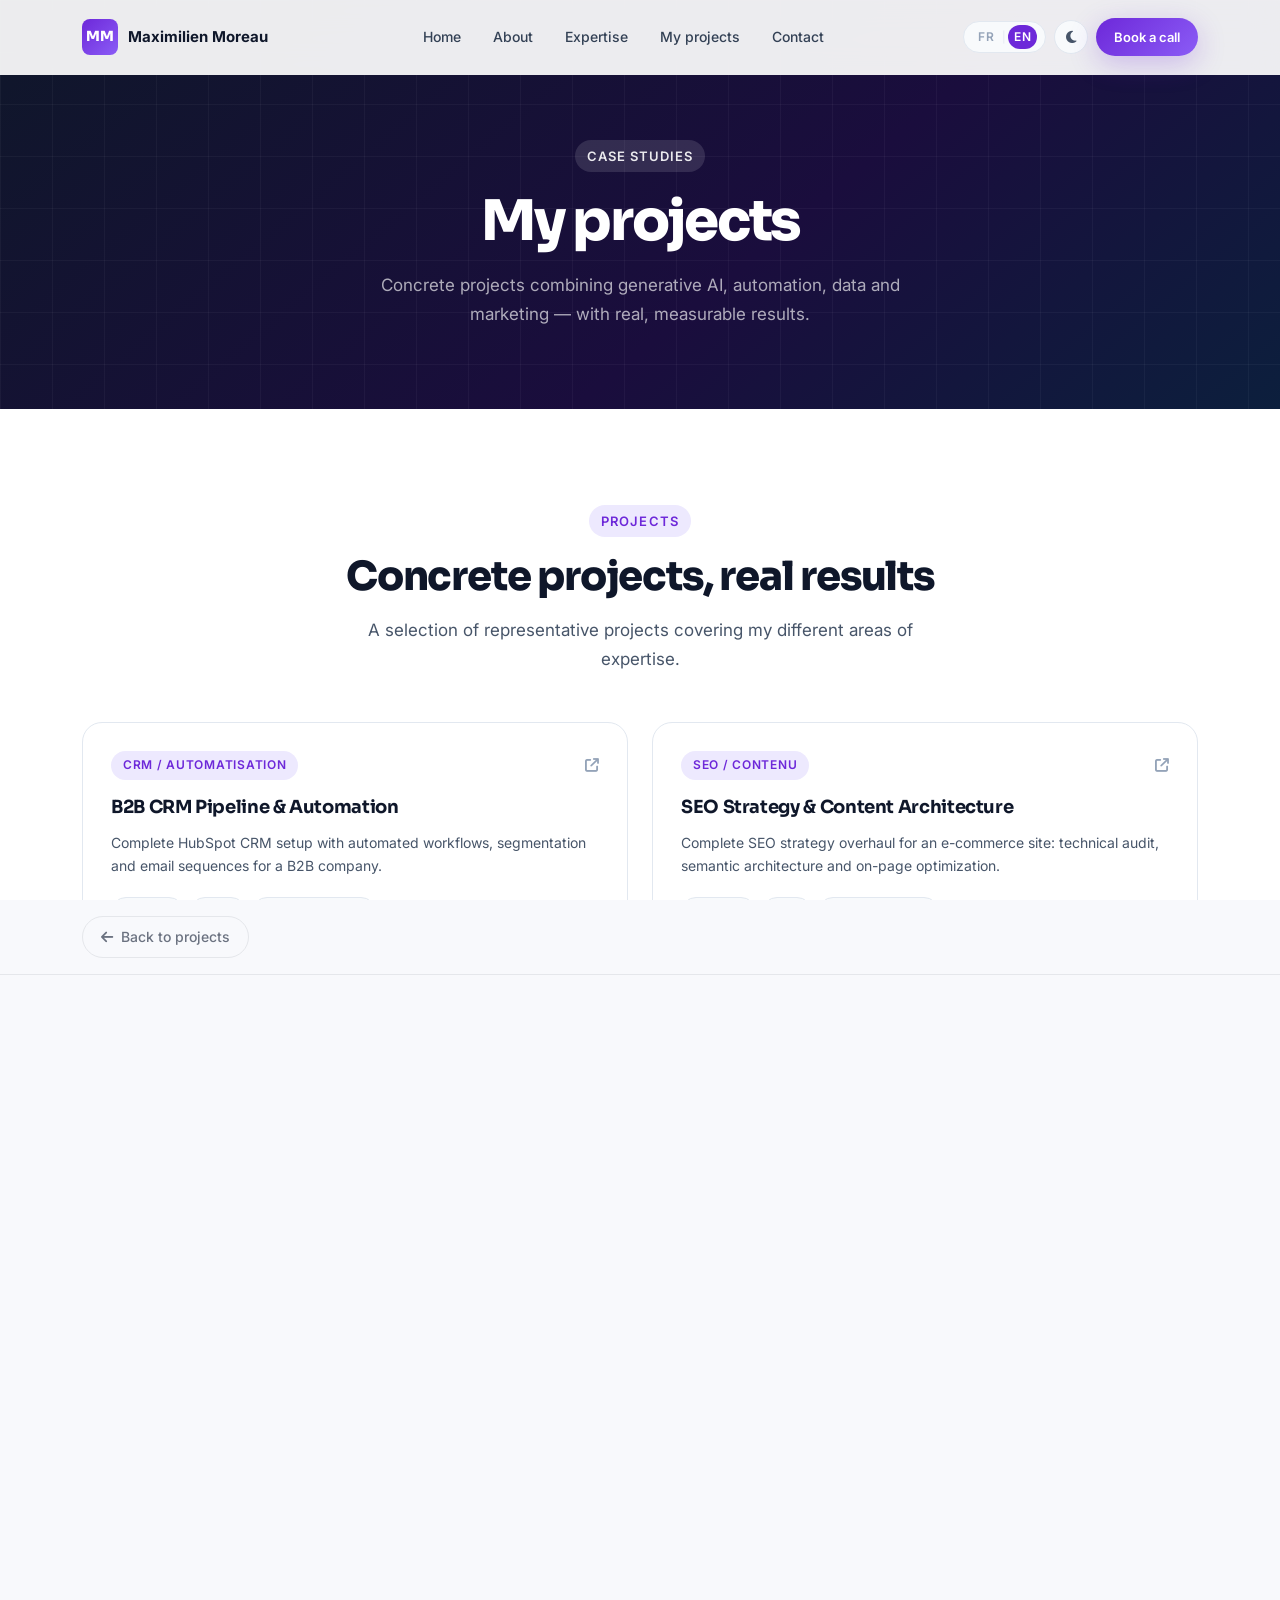
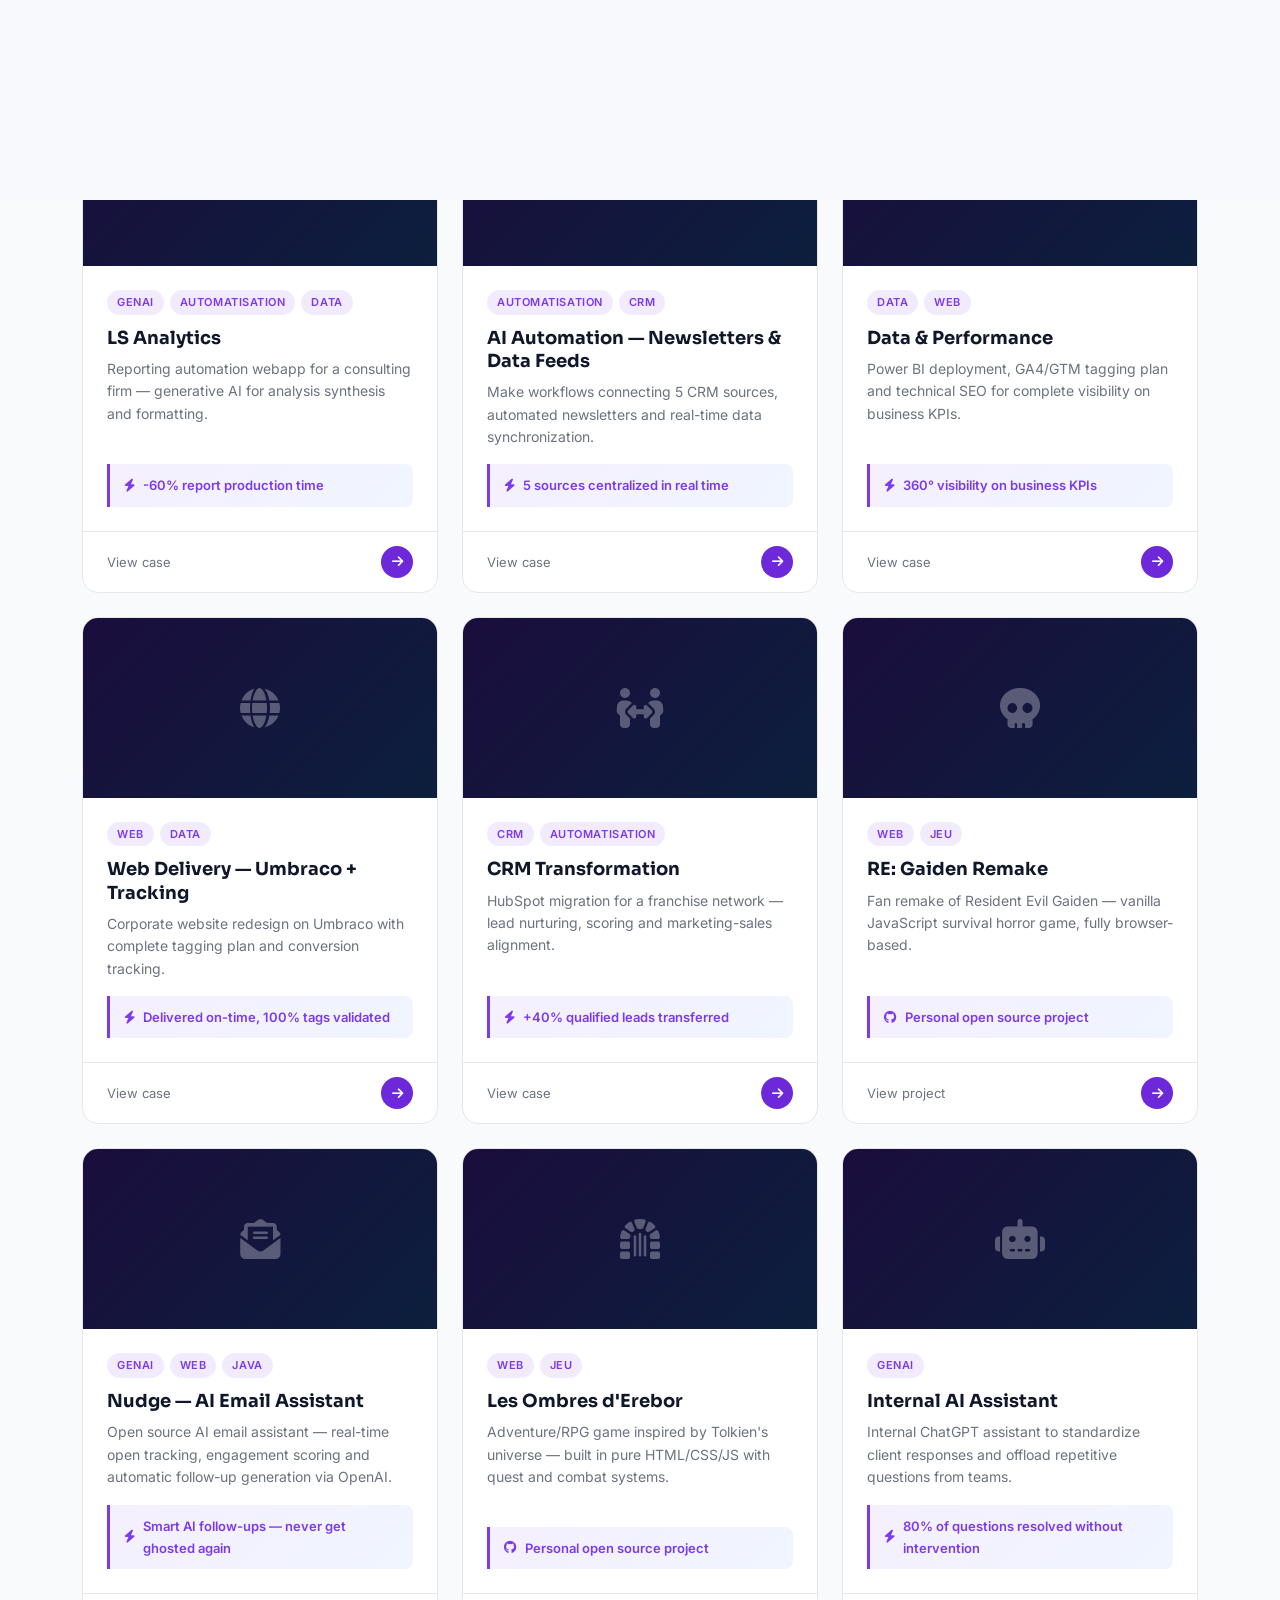
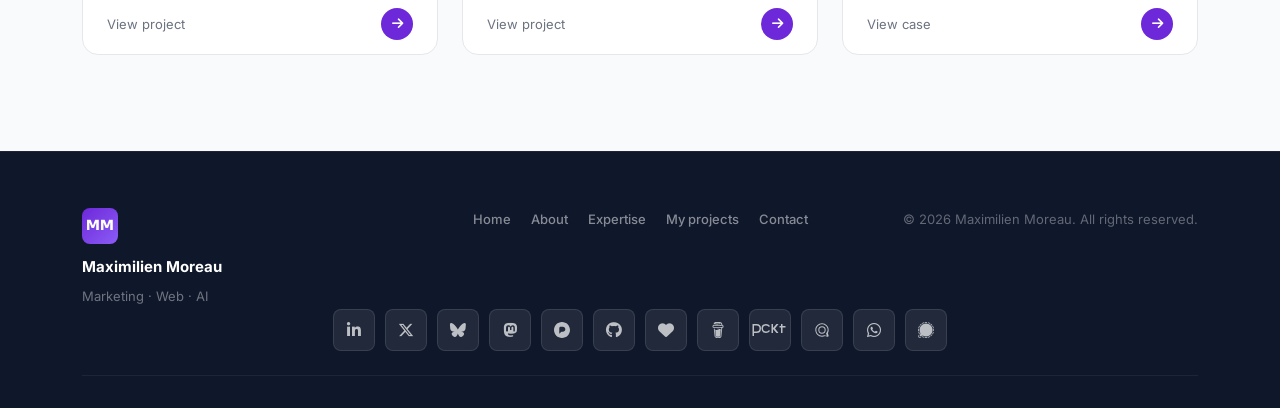
<file: projets.html>
<!DOCTYPE html>
<html lang="fr">
<head>
  <meta charset="UTF-8">
  <meta name="viewport" content="width=device-width, initial-scale=1.0">
  <title>Mes projets — Maximilien Moreau</title>
  <meta name="description" content="Projets de Maximilien Moreau — GenAI, Automatisation, Data, Web, CRM.">
  <meta name="author" content="Maximilien Moreau">

  <!-- Favicon -->
  <link rel="icon" type="image/png" href="images/Profile_Picture_Maximilien_Moreau.png">
  <link rel="apple-touch-icon" href="images/Profile_Picture_Maximilien_Moreau.png">
  <link href="https://cdn.jsdelivr.net/npm/bootstrap@5.3.2/dist/css/bootstrap.min.css" rel="stylesheet">
  <link href="https://fonts.googleapis.com/css2?family=Inter:wght@300;400;500;600;700;800&family=Sora:wght@600;700;800&display=swap" rel="stylesheet">
  <link rel="stylesheet" href="https://cdnjs.cloudflare.com/ajax/libs/font-awesome/6.7.2/css/all.min.css">
  <link rel="stylesheet" href="style.css">
  <script>(function(){var t=localStorage.getItem('mm_theme');if(t==='dark'||(t==null&&window.matchMedia('(prefers-color-scheme: dark)').matches)){document.documentElement.setAttribute('data-theme','dark');}})();</script>
  <style>
    /* ---- HERO ---- */
    .projets-hero {
      background: linear-gradient(140deg, #0f172a 0%, #1a0d3d 60%, #0c1f3d 100%);
      padding: 140px 0 80px;
      position: relative;
      overflow: hidden;
    }
    .projets-hero::before {
      content: '';
      position: absolute;
      inset: 0;
      background-image:
        linear-gradient(rgba(255,255,255,0.04) 1px, transparent 1px),
        linear-gradient(90deg, rgba(255,255,255,0.04) 1px, transparent 1px);
      background-size: 52px 52px;
    }
    .projets-hero-inner { position: relative; z-index: 1; text-align: center; }
    .projets-hero-title {
      font-family: 'Sora', sans-serif;
      font-size: clamp(2rem, 5vw, 3.5rem);
      font-weight: 800;
      color: white;
      letter-spacing: -0.04em;
      margin-bottom: 16px;
    }
    .projets-hero-desc {
      font-size: 17px;
      color: rgba(255,255,255,0.65);
      max-width: 540px;
      margin: 0 auto;
    }

    /* ---- FILTER TABS ---- */
    .filter-bar {
      display: flex;
      flex-wrap: wrap;
      gap: 8px;
      justify-content: center;
      margin-bottom: 48px;
    }
    .filter-btn {
      padding: 8px 20px;
      border-radius: 100px;
      border: 1.5px solid var(--border-color, #e5e7eb);
      background: transparent;
      color: var(--text-secondary, #6b7280);
      font-size: 14px;
      font-weight: 500;
      cursor: pointer;
      transition: all 0.2s;
    }
    .filter-btn:hover { border-color: var(--primary, #7c3aed); color: var(--primary, #7c3aed); }
    .filter-btn.active { background: var(--primary, #7c3aed); border-color: var(--primary, #7c3aed); color: #fff; }
    [data-theme="dark"] .filter-btn { border-color: rgba(255,255,255,0.15); color: rgba(255,255,255,0.6); }
    [data-theme="dark"] .filter-btn:hover { border-color: #a78bfa; color: #a78bfa; }

    /* ---- NEW PROJECT CARDS ---- */
    .proj-card {
      background: var(--card-bg, #fff);
      border: 1px solid var(--border-color, #e5e7eb);
      border-radius: 16px;
      overflow: hidden;
      cursor: pointer;
      transition: transform 0.25s, box-shadow 0.25s;
      display: flex;
      flex-direction: column;
      height: 100%;
    }
    .proj-card:hover {
      transform: translateY(-4px);
      box-shadow: 0 16px 48px rgba(124,58,237,0.12);
      border-color: rgba(124,58,237,0.25);
    }
    [data-theme="dark"] .proj-card { background: #1e1b2e; border-color: rgba(255,255,255,0.08); }
    [data-theme="dark"] .proj-card:hover { box-shadow: 0 16px 48px rgba(124,58,237,0.2); border-color: rgba(167,139,250,0.3); }

    .proj-card-img {
      width: 100%;
      height: 180px;
      background: linear-gradient(135deg, #1a0d3d 0%, #0c1f3d 100%);
      display: flex;
      align-items: center;
      justify-content: center;
      font-size: 2.5rem;
      color: rgba(255,255,255,0.3);
      flex-shrink: 0;
    }
    .proj-card-body { padding: 24px; display: flex; flex-direction: column; flex: 1; }
    .proj-card-tags { display: flex; flex-wrap: wrap; gap: 6px; margin-bottom: 12px; }
    .proj-tag {
      font-size: 11px; font-weight: 600; letter-spacing: 0.05em; text-transform: uppercase;
      padding: 3px 10px; border-radius: 100px;
      background: rgba(124,58,237,0.1); color: #7c3aed;
    }
    [data-theme="dark"] .proj-tag { background: rgba(167,139,250,0.15); color: #a78bfa; }
    .proj-card-title {
      font-family: 'Sora', sans-serif; font-size: 18px; font-weight: 700;
      color: var(--text-dark, #0f172a); margin-bottom: 8px; line-height: 1.3;
    }
    [data-theme="dark"] .proj-card-title { color: #f1f5f9; }
    .proj-card-desc { font-size: 14px; color: var(--text-secondary, #6b7280); line-height: 1.6; margin-bottom: 16px; flex: 1; }
    [data-theme="dark"] .proj-card-desc { color: rgba(255,255,255,0.55); }
    .proj-result {
      background: linear-gradient(135deg, rgba(124,58,237,0.08) 0%, rgba(59,130,246,0.08) 100%);
      border-left: 3px solid #7c3aed; border-radius: 0 8px 8px 0;
      padding: 10px 14px; font-size: 13px; font-weight: 600; color: #7c3aed;
      display: flex; align-items: center; gap: 8px;
    }
    [data-theme="dark"] .proj-result { background: rgba(167,139,250,0.1); color: #a78bfa; }
    .proj-card-footer {
      padding: 14px 24px; border-top: 1px solid var(--border-color, #e5e7eb);
      display: flex; align-items: center; justify-content: space-between;
    }
    [data-theme="dark"] .proj-card-footer { border-color: rgba(255,255,255,0.06); }
    .proj-card-footer-text { font-size: 13px; color: var(--text-secondary, #6b7280); }
    [data-theme="dark"] .proj-card-footer-text { color: rgba(255,255,255,0.4); }
    .proj-arrow-btn {
      width: 32px; height: 32px; border-radius: 50%;
      background: var(--primary, #7c3aed); color: white;
      display: flex; align-items: center; justify-content: center;
      font-size: 13px; border: none; flex-shrink: 0;
    }
    .proj-col[data-hidden="true"] { display: none; }

    /* ---- DETAIL OVERLAY ---- */
    .detail-overlay {
      position: fixed; inset: 0; z-index: 2000;
      background: var(--bg-main, #f8f9fc);
      overflow-y: auto;
      transform: translateY(100%);
      transition: transform 0.35s cubic-bezier(0.4,0,0.2,1);
    }
    [data-theme="dark"] .detail-overlay { background: #0f0e1a; }
    .detail-overlay.open { transform: translateY(0); }

    .detail-topbar {
      position: sticky; top: 0; z-index: 10;
      background: var(--bg-main, #f8f9fc);
      border-bottom: 1px solid var(--border-color, #e5e7eb);
      padding: 16px 0;
    }
    [data-theme="dark"] .detail-topbar { background: #0f0e1a; border-color: rgba(255,255,255,0.08); }
    .detail-back-btn {
      display: inline-flex; align-items: center; gap: 8px;
      background: transparent; border: 1.5px solid var(--border-color, #e5e7eb);
      border-radius: 100px; padding: 8px 18px;
      font-size: 14px; font-weight: 500; color: var(--text-secondary, #6b7280);
      cursor: pointer; transition: all 0.2s;
    }
    .detail-back-btn:hover { border-color: var(--primary, #7c3aed); color: var(--primary, #7c3aed); }
    [data-theme="dark"] .detail-back-btn { border-color: rgba(255,255,255,0.15); color: rgba(255,255,255,0.6); }

    .detail-hero {
      background: linear-gradient(140deg, #0f172a 0%, #1a0d3d 60%, #0c1f3d 100%);
      padding: 64px 0 56px; margin-bottom: 56px;
      position: relative; overflow: hidden;
    }
    .detail-hero::before {
      content: ''; position: absolute; inset: 0;
      background-image: linear-gradient(rgba(255,255,255,0.04) 1px, transparent 1px), linear-gradient(90deg, rgba(255,255,255,0.04) 1px, transparent 1px);
      background-size: 52px 52px;
    }
    .detail-hero-inner { position: relative; z-index: 1; }
    .detail-hero-tags { display: flex; flex-wrap: wrap; gap: 8px; margin-bottom: 20px; }
    .detail-hero-tag { background: rgba(167,139,250,0.2); color: #a78bfa; font-size: 12px; font-weight: 600; letter-spacing: 0.05em; text-transform: uppercase; padding: 4px 12px; border-radius: 100px; }
    .detail-hero-title { font-family: 'Sora', sans-serif; font-size: clamp(1.6rem, 4vw, 2.8rem); font-weight: 800; color: #fff; letter-spacing: -0.03em; margin-bottom: 16px; }
    .detail-hero-desc { font-size: 16px; color: rgba(255,255,255,0.65); max-width: 600px; line-height: 1.7; margin-bottom: 28px; }
    .detail-result-banner { display: inline-flex; align-items: center; gap: 10px; background: rgba(167,139,250,0.15); border: 1px solid rgba(167,139,250,0.3); border-radius: 12px; padding: 12px 20px; color: #a78bfa; font-weight: 600; font-size: 15px; }

    .detail-section { margin-bottom: 56px; }
    .detail-section-label { font-size: 12px; font-weight: 700; letter-spacing: 0.12em; text-transform: uppercase; color: #7c3aed; margin-bottom: 16px; }
    [data-theme="dark"] .detail-section-label { color: #a78bfa; }
    .detail-section-title { font-family: 'Sora', sans-serif; font-size: 22px; font-weight: 700; color: var(--text-dark, #0f172a); margin-bottom: 16px; }
    [data-theme="dark"] .detail-section-title { color: #f1f5f9; }
    .detail-text { font-size: 15px; line-height: 1.75; color: var(--text-secondary, #4b5563); }
    [data-theme="dark"] .detail-text { color: rgba(255,255,255,0.6); }
    .detail-text ul { padding-left: 20px; }
    .detail-text ul li { margin-bottom: 6px; }

    .approche-grid { display: grid; grid-template-columns: repeat(3, 1fr); gap: 20px; }
    @media (max-width: 767px) { .approche-grid { grid-template-columns: 1fr; } }
    .approche-card { background: var(--card-bg, #fff); border: 1px solid var(--border-color, #e5e7eb); border-radius: 14px; padding: 24px; }
    [data-theme="dark"] .approche-card { background: #1e1b2e; border-color: rgba(255,255,255,0.08); }
    .approche-step { display: inline-flex; align-items: center; justify-content: center; width: 36px; height: 36px; border-radius: 50%; background: rgba(124,58,237,0.1); color: #7c3aed; font-weight: 700; font-size: 14px; margin-bottom: 14px; }
    [data-theme="dark"] .approche-step { background: rgba(167,139,250,0.15); color: #a78bfa; }
    .approche-step-title { font-weight: 700; font-size: 15px; color: var(--text-dark, #0f172a); margin-bottom: 8px; }
    [data-theme="dark"] .approche-step-title { color: #f1f5f9; }
    .approche-step-desc { font-size: 14px; color: var(--text-secondary, #6b7280); line-height: 1.6; }
    [data-theme="dark"] .approche-step-desc { color: rgba(255,255,255,0.5); }

    .livrables-grid { display: grid; grid-template-columns: repeat(auto-fill, minmax(200px, 1fr)); gap: 14px; }
    .livrable-item { background: var(--card-bg, #fff); border: 1px solid var(--border-color, #e5e7eb); border-radius: 12px; padding: 16px; display: flex; align-items: flex-start; gap: 12px; font-size: 14px; color: var(--text-dark, #1e293b); }
    [data-theme="dark"] .livrable-item { background: #1e1b2e; border-color: rgba(255,255,255,0.08); color: #e2e8f0; }
    .livrable-icon { color: #7c3aed; font-size: 16px; margin-top: 1px; flex-shrink: 0; }
    [data-theme="dark"] .livrable-icon { color: #a78bfa; }

    .stack-grid { display: flex; flex-wrap: wrap; gap: 10px; }
    .stack-tag { background: var(--card-bg, #fff); border: 1.5px solid var(--border-color, #e5e7eb); border-radius: 100px; padding: 6px 16px; font-size: 13px; font-weight: 500; color: var(--text-dark, #1e293b); }
    [data-theme="dark"] .stack-tag { background: #1e1b2e; border-color: rgba(255,255,255,0.12); color: #e2e8f0; }

    .resultats-grid { display: grid; grid-template-columns: repeat(auto-fill, minmax(180px, 1fr)); gap: 16px; }
    .resultat-card { background: linear-gradient(135deg, rgba(124,58,237,0.06) 0%, rgba(59,130,246,0.06) 100%); border: 1px solid rgba(124,58,237,0.15); border-radius: 14px; padding: 24px 20px; text-align: center; }
    [data-theme="dark"] .resultat-card { background: rgba(167,139,250,0.08); border-color: rgba(167,139,250,0.2); }
    .resultat-value { font-family: 'Sora', sans-serif; font-size: 28px; font-weight: 800; color: #7c3aed; line-height: 1; margin-bottom: 6px; }
    [data-theme="dark"] .resultat-value { color: #a78bfa; }
    .resultat-label { font-size: 13px; color: var(--text-secondary, #6b7280); line-height: 1.4; }
    [data-theme="dark"] .resultat-label { color: rgba(255,255,255,0.5); }

    .lecons-list { list-style: none; padding: 0; display: flex; flex-direction: column; gap: 12px; }
    .lecons-list li { display: flex; align-items: flex-start; gap: 12px; font-size: 15px; color: var(--text-secondary, #4b5563); line-height: 1.6; }
    [data-theme="dark"] .lecons-list li { color: rgba(255,255,255,0.6); }
    .lecons-list li::before { content: '→'; color: #7c3aed; font-weight: 700; flex-shrink: 0; }
    [data-theme="dark"] .lecons-list li::before { color: #a78bfa; }

    .detail-cta-bloc { background: linear-gradient(140deg, #0f172a 0%, #1a0d3d 60%, #0c1f3d 100%); border-radius: 20px; padding: 48px 40px; text-align: center; margin-bottom: 64px; }
    .detail-cta-bloc h3 { font-family: 'Sora', sans-serif; font-size: 24px; font-weight: 700; color: #fff; margin-bottom: 12px; }
    .detail-cta-bloc p { color: rgba(255,255,255,0.6); margin-bottom: 28px; max-width: 420px; margin-left: auto; margin-right: auto; }
  </style>
</head>
<body>

<!-- ===== NAVBAR ===== -->
<nav class="navbar navbar-expand-lg fixed-top scrolled" id="mainNav">
  <div class="container">
    <a class="navbar-brand" href="index.html">
      <span class="brand-mm">MM</span>
      <span class="brand-name d-none d-sm-inline">Maximilien Moreau</span>
    </a>
    <div class="d-flex align-items-center gap-2 ms-auto order-lg-last">
      <div class="lang-toggle">
        <button class="lang-btn active" id="btnFr" onclick="setLang('fr')">FR</button>
        <span class="lang-sep">|</span>
        <button class="lang-btn" id="btnEn" onclick="setLang('en')">EN</button>
      </div>
      <button class="theme-toggle-btn" id="btnTheme" onclick="toggleTheme()" aria-label="Basculer mode sombre">
        <i class="fa-solid fa-lightbulb" id="themeIcon"></i>
      </button>
      <a href="index.html#contact" class="btn-nav-cta d-none d-lg-inline-flex">
        <span data-lang="fr">Réserver un appel</span>
        <span data-lang="en" hidden>Book a call</span>
      </a>
      <button class="navbar-toggler" type="button" data-bs-toggle="collapse" data-bs-target="#navMenu" aria-controls="navMenu" aria-expanded="false">
        <i class="fa-solid fa-bars"></i>
      </button>
    </div>
    <div class="collapse navbar-collapse" id="navMenu">
      <ul class="navbar-nav mx-auto gap-lg-1">
        <li class="nav-item"><a class="nav-link" href="index.html"><span data-lang="fr">Accueil</span><span data-lang="en" hidden>Home</span></a></li>
        <li class="nav-item"><a class="nav-link" href="index.html#apropos"><span data-lang="fr">À propos</span><span data-lang="en" hidden>About</span></a></li>
        <li class="nav-item"><a class="nav-link" href="index.html#expertises"><span data-lang="fr">Expertises</span><span data-lang="en" hidden>Expertise</span></a></li>
        <li class="nav-item"><a class="nav-link active" href="projets.html"><span data-lang="fr">Mes projets</span><span data-lang="en" hidden>My projects</span></a></li>
        <li class="nav-item"><a class="nav-link" href="index.html#contact">Contact</a></li>
      </ul>
    </div>
  </div>
</nav>

<!-- ===== HERO ===== -->
<section class="projets-hero">
  <div class="container">
    <div class="projets-hero-inner">
      <div class="section-label section-label-light mb-3">
        <span data-lang="fr">Réalisations</span>
        <span data-lang="en" hidden>Case Studies</span>
      </div>
      <h1 class="projets-hero-title">
        <span data-lang="fr">Mes projets</span>
        <span data-lang="en" hidden>My projects</span>
      </h1>
      <p class="projets-hero-desc" data-lang="fr">Des projets concrets mêlant IA générative, automatisation, data et marketing — avec de vrais résultats mesurables.</p>
      <p class="projets-hero-desc" data-lang="en" hidden>Concrete projects combining generative AI, automation, data and marketing — with real, measurable results.</p>
    </div>
  </div>
</section>

<!-- ===== PROJETS (section existante) ===== -->
<section class="section-pad bg-white">
  <div class="container">
    <div class="text-center mb-5">
      <div class="section-label">
        <span data-lang="fr">Projets</span>
        <span data-lang="en" hidden>Projects</span>
      </div>
      <h2 class="section-title">
        <span data-lang="fr">Des projets concrets, des résultats réels</span>
        <span data-lang="en" hidden>Concrete projects, real results</span>
      </h2>
      <p class="section-subtitle">
        <span data-lang="fr">Un aperçu de projets représentatifs couvrant mes différentes expertises.</span>
        <span data-lang="en" hidden>A selection of representative projects covering my different areas of expertise.</span>
      </p>
    </div>

    <div class="row g-4">
      <div class="col-md-6">
        <div class="project-card" role="button" data-bs-toggle="modal" data-bs-target="#modal-projet1" tabindex="0">
          <div class="project-card-header">
            <span class="project-category">CRM / Automatisation</span>
            <i class="fa-solid fa-arrow-up-right-from-square project-arrow"></i>
          </div>
          <h3 class="project-title" data-lang="fr">Pipeline CRM & Automatisation B2B</h3>
          <h3 class="project-title" data-lang="en" hidden>B2B CRM Pipeline & Automation</h3>
          <p class="project-desc" data-lang="fr">Mise en place complète d'un CRM HubSpot avec workflows automatisés, segmentation et séquences email pour une société B2B.</p>
          <p class="project-desc" data-lang="en" hidden>Complete HubSpot CRM setup with automated workflows, segmentation and email sequences for a B2B company.</p>
          <div class="project-tags">
            <span class="project-tag">HubSpot</span>
            <span class="project-tag">Make</span>
            <span class="project-tag">Email Automation</span>
          </div>
        </div>
      </div>
      <div class="col-md-6">
        <div class="project-card" role="button" data-bs-toggle="modal" data-bs-target="#modal-projet2" tabindex="0">
          <div class="project-card-header">
            <span class="project-category">SEO / Contenu</span>
            <i class="fa-solid fa-arrow-up-right-from-square project-arrow"></i>
          </div>
          <h3 class="project-title" data-lang="fr">Stratégie SEO & Architecture de contenu</h3>
          <h3 class="project-title" data-lang="en" hidden>SEO Strategy & Content Architecture</h3>
          <p class="project-desc" data-lang="fr">Refonte complète de la stratégie SEO d'un site e-commerce : audit technique, architecture sémantique et optimisation on-page.</p>
          <p class="project-desc" data-lang="en" hidden>Complete SEO strategy overhaul for an e-commerce site: technical audit, semantic architecture and on-page optimization.</p>
          <div class="project-tags">
            <span class="project-tag">SEMrush</span>
            <span class="project-tag">GSC</span>
            <span class="project-tag">Content Strategy</span>
          </div>
        </div>
      </div>
      <div class="col-md-6">
        <div class="project-card" role="button" data-bs-toggle="modal" data-bs-target="#modal-projet3" tabindex="0">
          <div class="project-card-header">
            <span class="project-category" data-lang="fr">Développement Web</span>
            <span class="project-category" data-lang="en" hidden>Web Development</span>
            <i class="fa-solid fa-arrow-up-right-from-square project-arrow"></i>
          </div>
          <h3 class="project-title" data-lang="fr">Landing Page Haute Performance</h3>
          <h3 class="project-title" data-lang="en" hidden>High-Performance Landing Page</h3>
          <p class="project-desc" data-lang="fr">Conception et développement d'une landing page optimisée pour la conversion lors d'un lancement produit — UX, copywriting et CRO.</p>
          <p class="project-desc" data-lang="en" hidden>Design and development of a conversion-optimized landing page for a product launch — UX, copywriting and CRO.</p>
          <div class="project-tags">
            <span class="project-tag">HTML/CSS/JS</span>
            <span class="project-tag">CRO</span>
            <span class="project-tag">GA4</span>
          </div>
        </div>
      </div>
      <div class="col-md-6">
        <div class="project-card project-card-dark" role="button" data-bs-toggle="modal" data-bs-target="#modal-projet4" tabindex="0">
          <div class="project-card-header">
            <span class="project-category project-category-light">IA / Automatisation</span>
            <i class="fa-solid fa-arrow-up-right-from-square project-arrow text-white"></i>
          </div>
          <h3 class="project-title text-white" data-lang="fr">Assistant Marketing IA</h3>
          <h3 class="project-title text-white" data-lang="en" hidden>AI Marketing Assistant</h3>
          <p class="project-desc text-white opacity-80" data-lang="fr">Création d'un assistant IA intégré aux outils marketing pour automatiser la production de contenus et optimiser les workflows d'équipe.</p>
          <p class="project-desc text-white opacity-80" data-lang="en" hidden>Creation of an AI assistant integrated into marketing tools to automate content production and optimize team workflows.</p>
          <div class="project-tags">
            <span class="project-tag project-tag-light">OpenAI API</span>
            <span class="project-tag project-tag-light">Make</span>
            <span class="project-tag project-tag-light">Airtable</span>
          </div>
        </div>
      </div>
    </div>
  </div>
</section>

<!-- ===== MODALS ===== -->
<div class="modal fade" id="modal-projet1" tabindex="-1" aria-hidden="true">
  <div class="modal-dialog modal-dialog-centered modal-lg">
    <div class="modal-content modal-custom">
      <div class="modal-header-custom">
        <span class="project-category">CRM / Automatisation</span>
        <button type="button" class="modal-close-btn" data-bs-dismiss="modal" aria-label="Close"><i class="fa-solid fa-xmark"></i></button>
      </div>
      <div class="modal-body-custom">
        <h3 class="modal-project-title" data-lang="fr">Pipeline CRM & Automatisation B2B</h3>
        <h3 class="modal-project-title" data-lang="en" hidden>B2B CRM Pipeline & Automation</h3>
        <div class="modal-section">
          <h6 class="modal-section-label" data-lang="fr">Contexte & Besoin</h6>
          <h6 class="modal-section-label" data-lang="en" hidden>Context & Need</h6>
          <p data-lang="fr">Une société B2B disposait d'une base de contacts importante mais sans outil structuré pour suivre ses prospects et automatiser ses communications. L'équipe commerciale perdait du temps sur des tâches manuelles et le suivi des leads était inconsistant.</p>
          <p data-lang="en" hidden>A B2B company had a large contact database but no structured tool to track prospects and automate communications. The sales team was losing time on manual tasks and lead follow-up was inconsistent.</p>
        </div>
        <div class="modal-section">
          <h6 class="modal-section-label" data-lang="fr">Ma contribution</h6>
          <h6 class="modal-section-label" data-lang="en" hidden>My contribution</h6>
          <ul data-lang="fr">
            <li>Audit des processus commerciaux existants et mapping du parcours prospect</li>
            <li>Configuration complète de HubSpot CRM (pipeline, propriétés personnalisées, vues)</li>
            <li>Création de séquences email automatisées selon le stade dans le funnel</li>
            <li>Mise en place de workflows Make pour synchroniser les données entre outils</li>
            <li>Formation de l'équipe et documentation des processus</li>
          </ul>
          <ul data-lang="en" hidden>
            <li>Audit of existing sales processes and prospect journey mapping</li>
            <li>Complete HubSpot CRM configuration (pipeline, custom properties, views)</li>
            <li>Automated email sequence creation based on funnel stage</li>
            <li>Make workflow setup to synchronize data between tools</li>
            <li>Team training and process documentation</li>
          </ul>
        </div>
        <div class="modal-tags">
          <span class="project-tag">HubSpot CRM</span>
          <span class="project-tag">Make (Integromat)</span>
          <span class="project-tag">Email Sequences</span>
          <span class="project-tag">Lead Scoring</span>
          <span class="project-tag">Process Automation</span>
        </div>
      </div>
    </div>
  </div>
</div>

<div class="modal fade" id="modal-projet2" tabindex="-1" aria-hidden="true">
  <div class="modal-dialog modal-dialog-centered modal-lg">
    <div class="modal-content modal-custom">
      <div class="modal-header-custom">
        <span class="project-category">SEO / Contenu</span>
        <button type="button" class="modal-close-btn" data-bs-dismiss="modal" aria-label="Close"><i class="fa-solid fa-xmark"></i></button>
      </div>
      <div class="modal-body-custom">
        <h3 class="modal-project-title" data-lang="fr">Stratégie SEO & Architecture de contenu</h3>
        <h3 class="modal-project-title" data-lang="en" hidden>SEO Strategy & Content Architecture</h3>
        <div class="modal-section">
          <h6 class="modal-section-label" data-lang="fr">Contexte & Besoin</h6>
          <h6 class="modal-section-label" data-lang="en" hidden>Context & Need</h6>
          <p data-lang="fr">Un site e-commerce avec une visibilité organique très faible et une architecture de contenu peu structurée. Malgré un bon produit, le trafic issu des moteurs de recherche stagnait depuis plusieurs mois.</p>
          <p data-lang="en" hidden>An e-commerce site with very low organic visibility and a poorly structured content architecture. Despite a good product, search engine traffic had been stagnating for several months.</p>
        </div>
        <div class="modal-section">
          <h6 class="modal-section-label" data-lang="fr">Ma contribution</h6>
          <h6 class="modal-section-label" data-lang="en" hidden>My contribution</h6>
          <ul data-lang="fr">
            <li>Audit SEO technique complet (Core Web Vitals, indexation, maillage interne)</li>
            <li>Recherche sémantique et identification des opportunités de mots-clés</li>
            <li>Refonte de l'architecture des pages et création d'un silo de contenu cohérent</li>
            <li>Rédaction et optimisation des pages stratégiques</li>
            <li>Suivi des performances et ajustements continus sur 3 mois</li>
          </ul>
          <ul data-lang="en" hidden>
            <li>Complete technical SEO audit (Core Web Vitals, indexing, internal linking)</li>
            <li>Semantic research and keyword opportunity identification</li>
            <li>Page architecture redesign and coherent content silo creation</li>
            <li>Writing and optimization of strategic pages</li>
            <li>Performance monitoring and continuous adjustments over 3 months</li>
          </ul>
        </div>
        <div class="modal-tags">
          <span class="project-tag">SEMrush</span>
          <span class="project-tag">Google Search Console</span>
          <span class="project-tag">Screaming Frog</span>
          <span class="project-tag">Content Strategy</span>
          <span class="project-tag">On-Page SEO</span>
        </div>
      </div>
    </div>
  </div>
</div>

<div class="modal fade" id="modal-projet3" tabindex="-1" aria-hidden="true">
  <div class="modal-dialog modal-dialog-centered modal-lg">
    <div class="modal-content modal-custom">
      <div class="modal-header-custom">
        <span class="project-category" data-lang="fr">Développement Web</span>
        <span class="project-category" data-lang="en" hidden>Web Development</span>
        <button type="button" class="modal-close-btn" data-bs-dismiss="modal" aria-label="Close"><i class="fa-solid fa-xmark"></i></button>
      </div>
      <div class="modal-body-custom">
        <h3 class="modal-project-title" data-lang="fr">Landing Page Haute Performance</h3>
        <h3 class="modal-project-title" data-lang="en" hidden>High-Performance Landing Page</h3>
        <div class="modal-section">
          <h6 class="modal-section-label" data-lang="fr">Contexte & Besoin</h6>
          <h6 class="modal-section-label" data-lang="en" hidden>Context & Need</h6>
          <p data-lang="fr">Lancement d'un nouveau produit nécessitant une page de vente efficace et convaincante. La page précédente affichait un taux de conversion insuffisant et manquait de clarté dans son message principal.</p>
          <p data-lang="en" hidden>Launch of a new product requiring an effective and convincing sales page. The previous page showed insufficient conversion rates and lacked clarity in its main message.</p>
        </div>
        <div class="modal-section">
          <h6 class="modal-section-label" data-lang="fr">Ma contribution</h6>
          <h6 class="modal-section-label" data-lang="en" hidden>My contribution</h6>
          <ul data-lang="fr">
            <li>Analyse des comportements utilisateurs sur l'ancienne page (heatmaps, enregistrements)</li>
            <li>Rédaction d'un copywriting orienté conversion, structuré par blocs</li>
            <li>Design et développement front-end complet en HTML/CSS/JS vanilla</li>
            <li>Optimisation des performances (Core Web Vitals, temps de chargement)</li>
            <li>Mise en place du tracking GA4 événementiel et tests A/B</li>
          </ul>
          <ul data-lang="en" hidden>
            <li>User behavior analysis on the old page (heatmaps, recordings)</li>
            <li>Conversion-oriented copywriting, structured in blocks</li>
            <li>Complete front-end design and development in vanilla HTML/CSS/JS</li>
            <li>Performance optimization (Core Web Vitals, loading speed)</li>
            <li>GA4 event tracking setup and A/B tests</li>
          </ul>
        </div>
        <div class="modal-tags">
          <span class="project-tag">HTML / CSS / JS</span>
          <span class="project-tag">CRO</span>
          <span class="project-tag">Google Analytics 4</span>
          <span class="project-tag">Contensquare</span>
          <span class="project-tag">A/B Testing</span>
        </div>
      </div>
    </div>
  </div>
</div>

<div class="modal fade" id="modal-projet4" tabindex="-1" aria-hidden="true">
  <div class="modal-dialog modal-dialog-centered modal-lg">
    <div class="modal-content modal-custom">
      <div class="modal-header-custom">
        <span class="project-category">IA / Automatisation</span>
        <button type="button" class="modal-close-btn" data-bs-dismiss="modal" aria-label="Close"><i class="fa-solid fa-xmark"></i></button>
      </div>
      <div class="modal-body-custom">
        <h3 class="modal-project-title" data-lang="fr">Assistant Marketing IA</h3>
        <h3 class="modal-project-title" data-lang="en" hidden>AI Marketing Assistant</h3>
        <div class="modal-section">
          <h6 class="modal-section-label" data-lang="fr">Contexte & Besoin</h6>
          <h6 class="modal-section-label" data-lang="en" hidden>Context & Need</h6>
          <p data-lang="fr">Une équipe marketing passait une part importante de son temps sur la production de contenus répétitifs. Le besoin : automatiser ces tâches sans perdre en qualité ni en cohérence éditoriale.</p>
          <p data-lang="en" hidden>A marketing team was spending a significant portion of its time on repetitive content production. The need: automate these tasks without losing quality or editorial consistency.</p>
        </div>
        <div class="modal-section">
          <h6 class="modal-section-label" data-lang="fr">Ma contribution</h6>
          <h6 class="modal-section-label" data-lang="en" hidden>My contribution</h6>
          <ul data-lang="fr">
            <li>Mapping des processus de production de contenu existants</li>
            <li>Conception des prompts et templates IA alignés sur la charte éditoriale</li>
            <li>Développement des workflows Make connectant GPT-4 aux outils existants</li>
            <li>Création d'une base de connaissances dans Airtable comme source de vérité</li>
            <li>Formation de l'équipe sur les bonnes pratiques et limites de l'IA</li>
          </ul>
          <ul data-lang="en" hidden>
            <li>Mapping of existing content production processes</li>
            <li>Design of AI prompts and templates aligned with editorial guidelines</li>
            <li>Make workflow development connecting GPT-4 to existing tools</li>
            <li>Knowledge base creation in Airtable as source of truth</li>
            <li>Team training on AI best practices and limitations</li>
          </ul>
        </div>
        <div class="modal-tags">
          <span class="project-tag">OpenAI API</span>
          <span class="project-tag">Make (Integromat)</span>
          <span class="project-tag">Airtable</span>
          <span class="project-tag">Prompt Engineering</span>
          <span class="project-tag">Workflow Design</span>
        </div>
      </div>
    </div>
  </div>
</div>

<!-- ===== CAS CLIENTS (grille filtrée) ===== -->
<section class="section-pad bg-light-custom" id="casClients">
  <div class="container">
    <div class="text-center mb-5">
      <div class="section-label">
        <span data-lang="fr">Cas clients</span>
        <span data-lang="en" hidden>Case studies</span>
      </div>
      <h2 class="section-title">
        <span data-lang="fr">Études de cas détaillées</span>
        <span data-lang="en" hidden>Detailed case studies</span>
      </h2>
      <p class="section-subtitle">
        <span data-lang="fr">Contexte, approche, livrables et résultats — pour chaque projet clé.</span>
        <span data-lang="en" hidden>Context, approach, deliverables and results — for each key project.</span>
      </p>
    </div>

    <!-- Filter bar -->
    <div class="filter-bar">
      <button class="filter-btn active" data-filter="all"><span data-lang="fr">Tous</span><span data-lang="en" hidden>All</span></button>
      <button class="filter-btn" data-filter="genai">GenAI</button>
      <button class="filter-btn" data-filter="automatisation"><span data-lang="fr">Automatisation</span><span data-lang="en" hidden>Automation</span></button>
      <button class="filter-btn" data-filter="data">Data</button>
      <button class="filter-btn" data-filter="web">Web/Dev</button>
      <button class="filter-btn" data-filter="crm">CRM</button>
    </div>

    <!-- Cards grid -->
    <div class="row g-4" id="projetsRow">

      <div class="col-md-6 col-lg-4 proj-col" data-categories="genai automatisation data">
        <div class="proj-card" onclick="openDetail('ls-analytics')">
          <div class="proj-card-img"><i class="fa-solid fa-chart-line"></i></div>
          <div class="proj-card-body">
            <div class="proj-card-tags"><span class="proj-tag">GenAI</span><span class="proj-tag">Automatisation</span><span class="proj-tag">Data</span></div>
            <h3 class="proj-card-title">LS Analytics</h3>
            <p class="proj-card-desc" data-lang="fr">Webapp d'automatisation des reportings pour un cabinet de conseil — IA générative pour la synthèse et la mise en forme des analyses.</p>
            <p class="proj-card-desc" data-lang="en" hidden>Reporting automation webapp for a consulting firm — generative AI for analysis synthesis and formatting.</p>
            <div class="proj-result"><i class="fa-solid fa-bolt"></i><span data-lang="fr">-60% de temps de production des rapports</span><span data-lang="en" hidden>-60% report production time</span></div>
          </div>
          <div class="proj-card-footer">
            <span class="proj-card-footer-text" data-lang="fr">Voir le cas</span><span class="proj-card-footer-text" data-lang="en" hidden>View case</span>
            <button class="proj-arrow-btn"><i class="fa-solid fa-arrow-right"></i></button>
          </div>
        </div>
      </div>

      <div class="col-md-6 col-lg-4 proj-col" data-categories="automatisation crm">
        <div class="proj-card" onclick="openDetail('newsletters-data')">
          <div class="proj-card-img"><i class="fa-solid fa-envelopes-bulk"></i></div>
          <div class="proj-card-body">
            <div class="proj-card-tags"><span class="proj-tag">Automatisation</span><span class="proj-tag">CRM</span></div>
            <h3 class="proj-card-title" data-lang="fr">Automatisation IA — Newsletters & Flux Data</h3>
            <h3 class="proj-card-title" data-lang="en" hidden>AI Automation — Newsletters & Data Feeds</h3>
            <p class="proj-card-desc" data-lang="fr">Workflows Make connectant 5 sources CRM, newsletters automatisées et synchronisation des données en temps réel.</p>
            <p class="proj-card-desc" data-lang="en" hidden>Make workflows connecting 5 CRM sources, automated newsletters and real-time data synchronization.</p>
            <div class="proj-result"><i class="fa-solid fa-bolt"></i><span data-lang="fr">5 sources centralisées en temps réel</span><span data-lang="en" hidden>5 sources centralized in real time</span></div>
          </div>
          <div class="proj-card-footer">
            <span class="proj-card-footer-text" data-lang="fr">Voir le cas</span><span class="proj-card-footer-text" data-lang="en" hidden>View case</span>
            <button class="proj-arrow-btn"><i class="fa-solid fa-arrow-right"></i></button>
          </div>
        </div>
      </div>

      <div class="col-md-6 col-lg-4 proj-col" data-categories="data web">
        <div class="proj-card" onclick="openDetail('data-performance')">
          <div class="proj-card-img"><i class="fa-solid fa-gauge-high"></i></div>
          <div class="proj-card-body">
            <div class="proj-card-tags"><span class="proj-tag">Data</span><span class="proj-tag">Web</span></div>
            <h3 class="proj-card-title">Data & Performance</h3>
            <p class="proj-card-desc" data-lang="fr">Déploiement Power BI, plan de taggage GA4/GTM et SEO technique pour une visibilité complète sur les KPIs business.</p>
            <p class="proj-card-desc" data-lang="en" hidden>Power BI deployment, GA4/GTM tagging plan and technical SEO for complete visibility on business KPIs.</p>
            <div class="proj-result"><i class="fa-solid fa-bolt"></i><span data-lang="fr">Visibilité 360° sur les KPIs business</span><span data-lang="en" hidden>360° visibility on business KPIs</span></div>
          </div>
          <div class="proj-card-footer">
            <span class="proj-card-footer-text" data-lang="fr">Voir le cas</span><span class="proj-card-footer-text" data-lang="en" hidden>View case</span>
            <button class="proj-arrow-btn"><i class="fa-solid fa-arrow-right"></i></button>
          </div>
        </div>
      </div>

      <div class="col-md-6 col-lg-4 proj-col" data-categories="web data">
        <div class="proj-card" onclick="openDetail('umbraco-tracking')">
          <div class="proj-card-img"><i class="fa-solid fa-globe"></i></div>
          <div class="proj-card-body">
            <div class="proj-card-tags"><span class="proj-tag">Web</span><span class="proj-tag">Data</span></div>
            <h3 class="proj-card-title" data-lang="fr">Delivery Web — Umbraco + Tracking</h3>
            <h3 class="proj-card-title" data-lang="en" hidden>Web Delivery — Umbraco + Tracking</h3>
            <p class="proj-card-desc" data-lang="fr">Refonte d'un site corporate sur Umbraco avec plan de taggage complet et suivi des conversions.</p>
            <p class="proj-card-desc" data-lang="en" hidden>Corporate website redesign on Umbraco with complete tagging plan and conversion tracking.</p>
            <div class="proj-result"><i class="fa-solid fa-bolt"></i><span data-lang="fr">Livré on-time, 100% des tags validés</span><span data-lang="en" hidden>Delivered on-time, 100% tags validated</span></div>
          </div>
          <div class="proj-card-footer">
            <span class="proj-card-footer-text" data-lang="fr">Voir le cas</span><span class="proj-card-footer-text" data-lang="en" hidden>View case</span>
            <button class="proj-arrow-btn"><i class="fa-solid fa-arrow-right"></i></button>
          </div>
        </div>
      </div>

      <div class="col-md-6 col-lg-4 proj-col" data-categories="crm automatisation">
        <div class="proj-card" onclick="openDetail('transformation-crm')">
          <div class="proj-card-img"><i class="fa-solid fa-people-arrows"></i></div>
          <div class="proj-card-body">
            <div class="proj-card-tags"><span class="proj-tag">CRM</span><span class="proj-tag">Automatisation</span></div>
            <h3 class="proj-card-title" data-lang="fr">Transformation CRM</h3>
            <h3 class="proj-card-title" data-lang="en" hidden>CRM Transformation</h3>
            <p class="proj-card-desc" data-lang="fr">Migration HubSpot pour un réseau de franchises — lead nurturing, scoring et alignement marketing-ventes.</p>
            <p class="proj-card-desc" data-lang="en" hidden>HubSpot migration for a franchise network — lead nurturing, scoring and marketing-sales alignment.</p>
            <div class="proj-result"><i class="fa-solid fa-bolt"></i><span data-lang="fr">+40% de leads qualifiés transmis</span><span data-lang="en" hidden>+40% qualified leads transferred</span></div>
          </div>
          <div class="proj-card-footer">
            <span class="proj-card-footer-text" data-lang="fr">Voir le cas</span><span class="proj-card-footer-text" data-lang="en" hidden>View case</span>
            <button class="proj-arrow-btn"><i class="fa-solid fa-arrow-right"></i></button>
          </div>
        </div>
      </div>

      <div class="col-md-6 col-lg-4 proj-col" data-categories="web jeu">
        <div class="proj-card" onclick="openDetail('re-gaiden')">
          <div class="proj-card-img"><i class="fa-solid fa-skull"></i></div>
          <div class="proj-card-body">
            <div class="proj-card-tags"><span class="proj-tag">Web</span><span class="proj-tag">Jeu</span></div>
            <h3 class="proj-card-title">RE: Gaiden Remake</h3>
            <p class="proj-card-desc" data-lang="fr">Remake fan du jeu Resident Evil Gaiden — survival horror en JavaScript vanilla, entièrement dans le navigateur.</p>
            <p class="proj-card-desc" data-lang="en" hidden>Fan remake of Resident Evil Gaiden — vanilla JavaScript survival horror game, fully browser-based.</p>
            <div class="proj-result"><i class="fa-brands fa-github"></i><span data-lang="fr">Projet personnel open source</span><span data-lang="en" hidden>Personal open source project</span></div>
          </div>
          <div class="proj-card-footer">
            <span class="proj-card-footer-text" data-lang="fr">Voir le projet</span><span class="proj-card-footer-text" data-lang="en" hidden>View project</span>
            <button class="proj-arrow-btn"><i class="fa-solid fa-arrow-right"></i></button>
          </div>
        </div>
      </div>

      <div class="col-md-6 col-lg-4 proj-col" data-categories="genai web">
        <div class="proj-card" onclick="openDetail('nudge')">
          <div class="proj-card-img"><i class="fa-solid fa-envelope-open-text"></i></div>
          <div class="proj-card-body">
            <div class="proj-card-tags"><span class="proj-tag">GenAI</span><span class="proj-tag">Web</span><span class="proj-tag">Java</span></div>
            <h3 class="proj-card-title">Nudge — AI Email Assistant</h3>
            <p class="proj-card-desc" data-lang="fr">Assistant email IA open source — tracking d'ouvertures en temps réel, scoring d'engagement et génération automatique de relances via OpenAI.</p>
            <p class="proj-card-desc" data-lang="en" hidden>Open source AI email assistant — real-time open tracking, engagement scoring and automatic follow-up generation via OpenAI.</p>
            <div class="proj-result"><i class="fa-solid fa-bolt"></i><span data-lang="fr">Relances IA intelligentes — ne sois plus jamais ghosté</span><span data-lang="en" hidden>Smart AI follow-ups — never get ghosted again</span></div>
          </div>
          <div class="proj-card-footer">
            <span class="proj-card-footer-text" data-lang="fr">Voir le projet</span><span class="proj-card-footer-text" data-lang="en" hidden>View project</span>
            <button class="proj-arrow-btn"><i class="fa-solid fa-arrow-right"></i></button>
          </div>
        </div>
      </div>

      <div class="col-md-6 col-lg-4 proj-col" data-categories="web jeu">
        <div class="proj-card" onclick="openDetail('ombres-erebor')">
          <div class="proj-card-img"><i class="fa-solid fa-dungeon"></i></div>
          <div class="proj-card-body">
            <div class="proj-card-tags"><span class="proj-tag">Web</span><span class="proj-tag">Jeu</span></div>
            <h3 class="proj-card-title">Les Ombres d'Erebor</h3>
            <p class="proj-card-desc" data-lang="fr">Jeu d'aventure/RPG inspiré de l'univers de Tolkien — développé en HTML/CSS/JS pur avec système de quêtes et combats.</p>
            <p class="proj-card-desc" data-lang="en" hidden>Adventure/RPG game inspired by Tolkien's universe — built in pure HTML/CSS/JS with quest and combat systems.</p>
            <div class="proj-result"><i class="fa-brands fa-github"></i><span data-lang="fr">Projet personnel open source</span><span data-lang="en" hidden>Personal open source project</span></div>
          </div>
          <div class="proj-card-footer">
            <span class="proj-card-footer-text" data-lang="fr">Voir le projet</span><span class="proj-card-footer-text" data-lang="en" hidden>View project</span>
            <button class="proj-arrow-btn"><i class="fa-solid fa-arrow-right"></i></button>
          </div>
        </div>
      </div>

      <div class="col-md-6 col-lg-4 proj-col" data-categories="genai">
        <div class="proj-card" onclick="openDetail('assistant-ia')">
          <div class="proj-card-img"><i class="fa-solid fa-robot"></i></div>
          <div class="proj-card-body">
            <div class="proj-card-tags"><span class="proj-tag">GenAI</span></div>
            <h3 class="proj-card-title" data-lang="fr">Assistant IA Interne</h3>
            <h3 class="proj-card-title" data-lang="en" hidden>Internal AI Assistant</h3>
            <p class="proj-card-desc" data-lang="fr">Assistant ChatGPT interne pour standardiser les réponses client et décharger les équipes des questions répétitives.</p>
            <p class="proj-card-desc" data-lang="en" hidden>Internal ChatGPT assistant to standardize client responses and offload repetitive questions from teams.</p>
            <div class="proj-result"><i class="fa-solid fa-bolt"></i><span data-lang="fr">80% des questions résolues sans intervention</span><span data-lang="en" hidden>80% of questions resolved without intervention</span></div>
          </div>
          <div class="proj-card-footer">
            <span class="proj-card-footer-text" data-lang="fr">Voir le cas</span><span class="proj-card-footer-text" data-lang="en" hidden>View case</span>
            <button class="proj-arrow-btn"><i class="fa-solid fa-arrow-right"></i></button>
          </div>
        </div>
      </div>

    </div>
  </div>
</section>

<!-- ===== FOOTER ===== -->
<footer class="footer-section">
  <div class="container">
    <div class="footer-inner">
      <div class="footer-brand">
        <div class="footer-logo"><span class="brand-mm">MM</span></div>
        <p class="footer-name">Maximilien Moreau</p>
        <p class="footer-tagline" data-lang="fr">Marketing · Web · IA</p>
        <p class="footer-tagline" data-lang="en" hidden>Marketing · Web · AI</p>
      </div>
      <nav class="footer-nav" aria-label="Footer navigation">
        <a href="index.html" data-lang="fr">Accueil</a>
        <a href="index.html" data-lang="en" hidden>Home</a>
        <a href="index.html#apropos" data-lang="fr">À propos</a>
        <a href="index.html#apropos" data-lang="en" hidden>About</a>
        <a href="index.html#expertises" data-lang="fr">Expertises</a>
        <a href="index.html#expertises" data-lang="en" hidden>Expertise</a>
        <a href="projets.html" data-lang="fr">Mes projets</a>
        <a href="projets.html" data-lang="en" hidden>My projects</a>
        <a href="index.html#contact">Contact</a>
      </nav>
      <div class="footer-copy">
        <p>© 2026 Maximilien Moreau. <span data-lang="fr">Tous droits réservés.</span><span data-lang="en" hidden>All rights reserved.</span></p>
      </div>
    </div>
    <div class="footer-social">
      <a href="https://www.linkedin.com/in/maximilienmoreau" class="social-link-icon" aria-label="LinkedIn" title="LinkedIn" target="_blank" rel="noopener noreferrer">
        <i class="fa-brands fa-linkedin-in"></i>
      </a>
      <a href="https://x.com/MaximilieMoreau" class="social-link-icon" aria-label="Twitter/X" title="Twitter/X" target="_blank" rel="noopener noreferrer">
        <i class="fa-brands fa-x-twitter"></i>
      </a>
      <a href="https://bsky.app/profile/maximilien.bsky.social" class="social-link-icon" aria-label="Bluesky" title="Bluesky" target="_blank" rel="noopener noreferrer">
        <i class="fa-brands fa-bluesky"></i>
      </a>
      <a href="https://mastodon.social/@MaximilienMoreau" class="social-link-icon" aria-label="Mastodon" title="Mastodon" target="_blank" rel="noopener noreferrer">
        <i class="fa-brands fa-mastodon"></i>
      </a>
      <a href="https://pixelfed.social/Maximilien" class="social-link-icon" aria-label="Pixelfed" title="Pixelfed" target="_blank" rel="noopener noreferrer">
        <svg viewBox="0 0 24 24" fill="currentColor" width="1em" height="1em" aria-hidden="true"><path d="M12 24C5.3726 24 0 18.6274 0 12S5.3726 0 12 0s12 5.3726 12 12-5.3726 12-12 12m-.9526-9.3802h2.2014c2.0738 0 3.7549-1.6366 3.7549-3.6554S15.3226 7.309 13.2488 7.309h-3.1772c-1.1964 0-2.1663.9442-2.1663 2.1089v8.208z"/></svg>
      </a>
      <a href="https://github.com/MaximilienMoreau" class="social-link-icon" aria-label="GitHub" title="GitHub" target="_blank" rel="noopener noreferrer">
        <i class="fa-brands fa-github"></i>
      </a>
      <a href="https://lovable.dev/@maximilien" class="social-link-icon" aria-label="Lovable" title="Lovable" target="_blank" rel="noopener noreferrer">
        <i class="fa-solid fa-heart"></i>
      </a>
      <a href="https://buymeacoffee.com/maximilien0" class="social-link-icon" aria-label="Buy Me a Coffee" title="Buy Me a Coffee" target="_blank" rel="noopener noreferrer">
        <svg viewBox="0 0 24 24" fill="currentColor" width="1em" height="1em" aria-hidden="true"><path d="M20.216 6.415l-.132-.666c-.119-.598-.388-1.163-1.001-1.379-.197-.069-.42-.098-.57-.241-.152-.143-.196-.366-.231-.572-.065-.378-.125-.756-.192-1.133-.057-.325-.102-.69-.25-.987-.195-.4-.597-.634-.996-.788a5.723 5.723 0 00-.626-.194c-1-.263-2.05-.36-3.077-.416a25.834 25.834 0 00-3.7.062c-.915.083-1.88.184-2.75.5-.318.116-.646.256-.888.501-.297.302-.393.77-.177 1.146.154.267.415.456.692.58.36.162.737.284 1.123.366 1.075.238 2.189.331 3.287.37 1.218.05 2.437.01 3.65-.118.299-.033.598-.073.896-.119.352-.054.578-.513.474-.834-.124-.383-.457-.531-.834-.473-.466.074-.96.108-1.382.146-1.177.08-2.358.082-3.536.006a22.228 22.228 0 01-1.157-.107c-.086-.01-.18-.025-.258-.036-.243-.036-.484-.08-.724-.13-.111-.027-.111-.185 0-.212h.005c.277-.06.557-.108.838-.147h.002c.131-.009.263-.032.394-.048a25.076 25.076 0 013.426-.12c.674.019 1.347.067 2.017.144l.228.031c.267.04.533.088.798.145.392.085.895.113 1.07.542.055.137.08.288.111.431l.319 1.484a.237.237 0 01-.199.284h-.003c-.037.006-.075.01-.112.015a36.704 36.704 0 01-4.743.295 37.059 37.059 0 01-4.699-.304c-.14-.017-.293-.042-.417-.06-.326-.048-.649-.108-.973-.161-.393-.065-.768-.032-1.123.161-.29.16-.527.404-.675.701-.154.316-.199.66-.267 1-.069.34-.176.707-.135 1.056.087.753.613 1.365 1.37 1.502a39.69 39.69 0 0011.343.376.483.483 0 01.535.53l-.071.697-1.018 9.907c-.041.41-.047.832-.125 1.237-.122.637-.553 1.028-1.182 1.171-.577.131-1.165.2-1.756.205-.656.004-1.31-.025-1.966-.022-.699.004-1.556-.06-2.095-.58-.475-.458-.54-1.174-.605-1.793l-.731-7.013-.322-3.094c-.037-.351-.286-.695-.678-.678-.336.015-.718.3-.678.679l.228 2.185.949 9.112c.147 1.344 1.174 2.068 2.446 2.272.742.12 1.503.144 2.257.156.966.016 1.942.053 2.892-.122 1.408-.258 2.465-1.198 2.616-2.657.34-3.332.683-6.663 1.024-9.995l.215-2.087a.484.484 0 01.39-.426c.402-.078.787-.212 1.074-.518.455-.488.546-1.124.385-1.766zm-1.478.772c-.145.137-.363.201-.578.233-2.416.359-4.866.54-7.308.46-1.748-.06-3.477-.254-5.207-.498-.17-.024-.353-.055-.47-.18-.22-.236-.111-.71-.054-.995.052-.26.152-.609.463-.646.484-.057 1.046.148 1.526.22.577.088 1.156.159 1.737.212 2.48.226 5.002.19 7.472-.14.45-.06.899-.13 1.345-.21.399-.072.84-.206 1.08.206.166.281.188.657.162.974a.544.544 0 01-.169.364zm-6.159 3.9c-.862.37-1.84.788-3.109.788a5.884 5.884 0 01-1.569-.217l.877 9.004c.065.78.717 1.38 1.5 1.38 0 0 1.243.065 1.658.065.447 0 1.786-.065 1.786-.065.783 0 1.434-.6 1.499-1.38l.94-9.95a3.996 3.996 0 00-1.322-.238c-.826 0-1.491.284-2.26.613z"/></svg>
      </a>
      <a href="https://maximilien.pckt.blog/" class="social-link-icon" aria-label="pckt.blog" title="pckt.blog" target="_blank" rel="noopener noreferrer">
        <svg viewBox="0 0 70 24" fill="currentColor" width="36" height="12" aria-hidden="true">
          <path fill-rule="evenodd" d="M0 24V0h8Q17 0 17 9Q17 18 8 18H3V24ZM3 3H8Q14 3 14 9Q14 15 8 15H3Z"/>
          <path d="M35 4Q32 0 27 0Q18 0 18 9Q18 18 27 18Q32 18 35 14L33 12Q31 15 27 15Q21 15 21 9Q21 3 27 3Q31 3 33 6Z"/>
          <path d="M38 0H41V8L48 0H52L45 9L52 18H48L41 10V18H38Z"/>
          <path d="M57 0H60V4H66V7H60V18H57V7H54V4H57Z"/>
        </svg>
      </a>
      <a href="https://invitation.olvid.io/#AwAAAHUAAAAAWmh0dHBzOi8vc2VydmVyLm9sdmlkLmlvAABOMZARoIJtv5ve-ya8Y6llX3LjA6WPkiQNz7GKsdZ8oAF11BgUpf8gw7c6cYkkD_C1AxNUfp-J_XFha7vXIOdVQwAAAAARTWF4aW1pbGllbiBOb3JlYXU" class="social-link-icon social-link-icon--olvid" aria-label="Olvid" title="Olvid" target="_blank" rel="noopener noreferrer">
        <svg viewBox="0 0 24 24" fill="currentColor" width="1em" height="1em" aria-hidden="true"><path fill-rule="evenodd" clip-rule="evenodd" d="M12 3.5C7.306 3.5 3.5 7.306 3.5 12c0 4.694 3.806 8.5 8.5 8.5 1.243 0 2.426-.267 3.493-.747l2.86.9a.5.5 0 0 0 .632-.633l-.9-2.858A8.46 8.46 0 0 0 20.5 12c0-4.694-3.806-8.5-8.5-8.5ZM2 12C2 6.477 6.477 2 12 2s10 4.477 10 10a9.96 9.96 0 0 1-1.2 4.76l1.05 3.337a1.5 1.5 0 0 1-1.895 1.896l-3.338-1.05A9.96 9.96 0 0 1 12 22C6.477 22 2 17.523 2 12Zm10-4a4 4 0 1 0 0 8 4 4 0 0 0 0-8Zm-5.5 4a5.5 5.5 0 1 1 11 0 5.5 5.5 0 0 1-11 0Z"/></svg>
      </a>
      <a href="https://wa.link/wswhie" class="social-link-icon" aria-label="WhatsApp" title="WhatsApp" target="_blank" rel="noopener noreferrer">
        <i class="fa-brands fa-whatsapp"></i>
      </a>
      <a href="https://signal.me/#eu/-QF6ka44aRevz7kTWbJXMUE4kX1GNRrOOG2KsXkc2fSfwsSpjrJJ-LGSYo_QxfAv" class="social-link-icon" aria-label="Signal" title="Signal" target="_blank" rel="noopener noreferrer">
        <i class="fa-brands fa-signal-messenger"></i>
      </a>
    </div>
  </div>
</footer>

<!-- ===== DETAIL OVERLAY ===== -->
<div class="detail-overlay" id="detailOverlay" role="dialog" aria-modal="true">
  <div class="detail-topbar">
    <div class="container">
      <button class="detail-back-btn" onclick="closeDetail()">
        <i class="fa-solid fa-arrow-left"></i>
        <span data-lang="fr">Retour aux projets</span>
        <span data-lang="en" hidden>Back to projects</span>
      </button>
    </div>
  </div>
  <div id="detailContent"></div>
</div>

<script src="https://cdn.jsdelivr.net/npm/bootstrap@5.3.2/dist/js/bootstrap.bundle.min.js"></script>
<script src="script.js"></script>
<script>
/* ============================================================
   FILTER
   ============================================================ */
document.querySelectorAll('.filter-btn').forEach(btn => {
  btn.addEventListener('click', () => {
    document.querySelectorAll('.filter-btn').forEach(b => b.classList.remove('active'));
    btn.classList.add('active');
    const filter = btn.dataset.filter;
    document.querySelectorAll('.proj-col').forEach(col => {
      const show = filter === 'all' || col.dataset.categories.split(' ').includes(filter);
      col.setAttribute('data-hidden', show ? 'false' : 'true');
    });
  });
});

/* ============================================================
   PROJECT DATA
   ============================================================ */
const PROJECTS = {
  'ls-analytics': {
    tags: ['GenAI', 'Automatisation', 'Data'],
    titleFr: 'LS Analytics', titleEn: 'LS Analytics',
    descFr: 'Webapp d\'automatisation des reportings pour un cabinet de conseil, propulsée par l\'IA générative pour la synthèse et la mise en forme des analyses.',
    descEn: 'Reporting automation webapp for a consulting firm, powered by generative AI for analysis synthesis and formatting.',
    resultFr: 'Réduction de 60% du temps de production des rapports',
    resultEn: '60% reduction in report production time',
    contexte: { fr: 'Un cabinet de conseil produisait chaque semaine des dizaines de rapports d\'analyse pour ses clients. Le processus était entièrement manuel : collecte des données, mise en forme, rédaction des synthèses. Résultat : des journées entières mobilisées sur de la production documentaire, au détriment du conseil à valeur ajoutée.', en: 'A consulting firm produced dozens of analysis reports for its clients every week. The process was entirely manual: data collection, formatting, writing summaries. Result: entire days spent on document production, at the expense of high-value consulting.' },
    role: { fr: 'J\'ai pris en charge la conception de la solution de bout en bout : de la phase de cadrage avec les équipes, jusqu\'au déploiement et à la formation des utilisateurs.', en: 'I led the solution design end-to-end: from the scoping phase with teams, to deployment and user training.' },
    discovery: { fr: 'Audit des flux de production des rapports, interviews des consultants, identification des tâches automatisables et des points de friction majeurs.', en: 'Audit of report production flows, consultant interviews, identification of automatable tasks and major friction points.' },
    build: { fr: 'Développement d\'une webapp connectée aux sources de données, avec prompts IA pour générer les synthèses, et templates de mise en forme automatique.', en: 'Development of a webapp connected to data sources, with AI prompts to generate summaries, and automatic formatting templates.' },
    run: { fr: 'Déploiement progressif, recueil des retours utilisateurs, itérations sur les prompts et la mise en forme pour atteindre le niveau de qualité cible.', en: 'Progressive deployment, collection of user feedback, iterations on prompts and formatting to reach target quality level.' },
    livrables: { fr: ['Webapp d\'automatisation des reportings', 'Bibliothèque de prompts IA sectoriels', 'Templates de mise en forme automatique', 'Documentation utilisateur', 'Formation des équipes'], en: ['Reporting automation webapp', 'Industry-specific AI prompt library', 'Automatic formatting templates', 'User documentation', 'Team training'] },
    stack: ['Python', 'OpenAI API', 'Make', 'Google Sheets', 'Power BI', 'Notion'],
    resultats: [{ value: '-60%', labelFr: 'Temps de production', labelEn: 'Production time' }, { value: '3h→45min', labelFr: 'Par rapport', labelEn: 'Per report' }, { value: '100%', labelFr: 'Adoption équipes', labelEn: 'Team adoption' }],
    lecons: { fr: ['La qualité des prompts est plus déterminante que le choix du modèle IA', 'Impliquer les utilisateurs finaux dès la phase de Discovery évite les itérations coûteuses', 'Un déploiement progressif permet de corriger avant généralisation'], en: ['Prompt quality is more decisive than the choice of AI model', 'Involving end users from the Discovery phase avoids costly iterations', 'A progressive rollout allows correction before generalization'] }
  },
  'newsletters-data': {
    tags: ['Automatisation', 'CRM'],
    titleFr: 'Automatisation IA — Newsletters & Flux Data', titleEn: 'AI Automation — Newsletters & Data Feeds',
    descFr: 'Mise en place de workflows Make connectant 5 sources CRM et automatisant la production de newsletters personnalisées.',
    descEn: 'Make workflows connecting 5 CRM sources and automating the production of personalized newsletters.',
    resultFr: 'Centralisation de 5 sources de données en temps réel', resultEn: 'Centralization of 5 data sources in real time',
    contexte: { fr: 'Une organisation gérait ses contacts dans 5 outils différents (HubSpot, Brevo, fichiers Excel, Airtable, Notion) sans synchronisation entre eux. Les newsletters étaient produites manuellement chaque semaine, avec un fort risque d\'erreur et de désynchronisation des segments.', en: 'An organization managed its contacts across 5 different tools without synchronization. Newsletters were produced manually each week, with a high risk of errors and segment desynchronization.' },
    role: { fr: 'Conception et déploiement des workflows d\'automatisation, choix de l\'architecture de données, paramétrage des outils et formation de l\'équipe marketing.', en: 'Design and deployment of automation workflows, data architecture choices, tool configuration and marketing team training.' },
    discovery: { fr: 'Mapping des 5 sources de données, identification des doublons et des conflits, définition du référentiel cible et des règles de déduplication.', en: 'Mapping of 5 data sources, identification of duplicates and conflicts, definition of the target reference and deduplication rules.' },
    build: { fr: 'Construction des scénarios Make pour la synchronisation en temps réel, paramétrage des templates de newsletter dans Brevo avec personnalisation dynamique.', en: 'Construction of Make scenarios for real-time synchronization, newsletter template configuration in Brevo with dynamic personalization.' },
    run: { fr: 'Supervision du premier cycle d\'envoi automatisé, correction des erreurs de mapping, mise en place des alertes en cas d\'échec de workflow.', en: 'Supervision of the first automated send cycle, correction of mapping errors, setup of alerts in case of workflow failure.' },
    livrables: { fr: ['Architecture de données unifiée', '12 scénarios Make déployés', 'Templates newsletter avec personnalisation dynamique', 'Dashboard de suivi des workflows', 'Guide de maintenance'], en: ['Unified data architecture', '12 Make scenarios deployed', 'Newsletter templates with dynamic personalization', 'Workflow monitoring dashboard', 'Maintenance guide'] },
    stack: ['Make (Integromat)', 'HubSpot', 'Brevo', 'Airtable', 'Notion', 'Google Sheets'],
    resultats: [{ value: '5', labelFr: 'Sources unifiées', labelEn: 'Unified sources' }, { value: '-80%', labelFr: 'Temps de prod newsletter', labelEn: 'Newsletter prod time' }, { value: '0', labelFr: 'Doublons contacts', labelEn: 'Contact duplicates' }],
    lecons: { fr: ['La gouvernance des données doit être définie avant l\'automatisation, pas après', 'Un référentiel unique est indispensable pour éviter les conflits entre sources', 'Les alertes sur les workflows sont aussi importantes que les workflows eux-mêmes'], en: ['Data governance must be defined before automation, not after', 'A single reference is essential to avoid conflicts between sources', 'Workflow alerts are as important as the workflows themselves'] }
  },
  'data-performance': {
    tags: ['Data', 'Web'],
    titleFr: 'Data & Performance', titleEn: 'Data & Performance',
    descFr: 'Mise en place d\'une infrastructure data complète : Power BI, plan de taggage GA4/GTM et SEO technique pour piloter les KPIs business.',
    descEn: 'Setup of a complete data infrastructure: Power BI, GA4/GTM tagging plan and technical SEO to drive business KPIs.',
    resultFr: 'Visibilité 360° sur les KPIs business', resultEn: '360° visibility on business KPIs',
    contexte: { fr: 'Une entreprise prenait des décisions marketing à l\'aveugle, sans données fiables sur ses performances web, ses conversions ou ses coûts d\'acquisition. Les données disponibles étaient fragmentées entre plusieurs tableaux Excel.', en: 'A company was making marketing decisions blindly, without reliable data on its web performance, conversions or acquisition costs. Available data was fragmented across multiple Excel spreadsheets.' },
    role: { fr: 'Audit de l\'existant, définition du plan de mesure, déploiement du plan de taggage GTM, connexion des sources dans Power BI et formation des équipes.', en: 'Audit of existing setup, definition of the measurement plan, GTM tagging plan deployment, source connection in Power BI and team training.' },
    discovery: { fr: 'Audit technique du site (Core Web Vitals, structure URL, balises), audit du tracking existant et gap analysis par rapport aux KPIs business cibles.', en: 'Technical site audit (Core Web Vitals, URL structure, tags), audit of existing tracking and gap analysis vs target business KPIs.' },
    build: { fr: 'Déploiement du plan de taggage via GTM, configuration GA4 avec événements personnalisés, construction des dashboards Power BI connectés aux sources (GA4, Ads, CRM).', en: 'Tagging plan deployment via GTM, GA4 configuration with custom events, Power BI dashboard construction connected to sources (GA4, Ads, CRM).' },
    run: { fr: 'Validation du tracking avec les équipes, correction des anomalies, optimisations SEO techniques appliquées, formation des équipes marketing aux dashboards.', en: 'Tracking validation with teams, anomaly correction, applied technical SEO optimizations, marketing team training on dashboards.' },
    livrables: { fr: ['Plan de mesure documenté', 'Plan de taggage GTM (40+ tags)', 'Configuration GA4 complète', 'Dashboards Power BI', 'Rapport SEO technique + recommandations'], en: ['Documented measurement plan', 'GTM tagging plan (40+ tags)', 'Complete GA4 configuration', 'Power BI dashboards', 'Technical SEO report + recommendations'] },
    stack: ['Google Tag Manager', 'GA4', 'Power BI', 'Google Ads', 'Looker Studio', 'Screaming Frog'],
    resultats: [{ value: '40+', labelFr: 'Tags déployés', labelEn: 'Tags deployed' }, { value: '100%', labelFr: 'Données fiables', labelEn: 'Reliable data' }, { value: '3', labelFr: 'Dashboards actifs', labelEn: 'Active dashboards' }],
    lecons: { fr: ['Un plan de mesure écrit en amont est la clé d\'un tracking cohérent', 'La formation des équipes est aussi critique que la mise en place technique', 'Connecter GA4 et le CRM révèle des insights invisibles dans chaque outil seul'], en: ['A measurement plan written upfront is the key to consistent tracking', 'Team training is as critical as the technical setup', 'Connecting GA4 and the CRM reveals insights invisible in each tool alone'] }
  },
  'umbraco-tracking': {
    tags: ['Web', 'Data'],
    titleFr: 'Delivery Web — Umbraco + Tracking', titleEn: 'Web Delivery — Umbraco + Tracking',
    descFr: 'Refonte complète d\'un site corporate sur Umbraco avec plan de taggage intégré dès la conception pour un suivi des conversions irréprochable.',
    descEn: 'Complete redesign of a corporate site on Umbraco with a tagging plan integrated from conception for flawless conversion tracking.',
    resultFr: 'Site livré on-time avec 100% des tags validés', resultEn: 'Site delivered on-time with 100% validated tags',
    contexte: { fr: 'Une entreprise devait refondre son site corporate vieillissant sur un CMS moderne. L\'enjeu : livrer dans les délais tout en garantissant un tracking parfait des conversions dès le lancement, sans rattrapage post-go-live.', en: 'A company needed to redesign its aging corporate site on a modern CMS. The challenge: deliver on time while guaranteeing perfect conversion tracking from launch, with no post-go-live catch-up.' },
    role: { fr: 'Pilotage du delivery côté marketing, coordination avec les équipes dev et agence, définition et recette du plan de taggage, contribution à la stratégie de contenu.', en: 'Delivery management on the marketing side, coordination with dev and agency teams, definition and testing of the tagging plan, contribution to content strategy.' },
    discovery: { fr: 'Cadrage des objectifs business et des conversions à tracker, définition de l\'arborescence et de l\'architecture de contenu, choix des composants Umbraco.', en: 'Framing of business objectives and conversions to track, definition of the sitemap and content architecture, choice of Umbraco components.' },
    build: { fr: 'Coordination agence/dev pour l\'intégration des dataLayer events, rédaction et paramétrage du plan de taggage GTM, recette des pages et des tags en parallèle.', en: 'Agency/dev coordination for dataLayer event integration, writing and configuration of the GTM tagging plan, simultaneous page and tag testing.' },
    run: { fr: 'Validation finale du tracking avant go-live, checklist de recette complète, formation des équipes internes à la gestion du contenu Umbraco.', en: 'Final tracking validation before go-live, complete testing checklist, internal team training on Umbraco content management.' },
    livrables: { fr: ['Site corporate livré sur Umbraco', 'Plan de taggage GTM complet', 'Recette tracking (checklist 80+ points)', 'Documentation éditoriale', 'Formation CMS équipes'], en: ['Corporate site delivered on Umbraco', 'Complete GTM tagging plan', 'Tracking testing (80+ point checklist)', 'Editorial documentation', 'CMS team training'] },
    stack: ['Umbraco CMS', 'Google Tag Manager', 'GA4', 'HTML/CSS', 'Figma', 'Jira'],
    resultats: [{ value: 'On-time', labelFr: 'Livraison', labelEn: 'Delivery' }, { value: '100%', labelFr: 'Tags validés', labelEn: 'Validated tags' }, { value: '80+', labelFr: 'Points de recette', labelEn: 'Testing points' }],
    lecons: { fr: ['Intégrer le tracking dans le cahier des charges dès le début évite 80% des problèmes au go-live', 'Une recette tracking structurée est aussi importante que la recette fonctionnelle', 'La coordination agence/client est le facteur critique de succès sur ce type de projet'], en: ['Integrating tracking into the specifications from the start avoids 80% of go-live problems', 'Structured tracking testing is as important as functional testing', 'Agency/client coordination is the critical success factor for this type of project'] }
  },
  'transformation-crm': {
    tags: ['CRM', 'Automatisation'],
    titleFr: 'Transformation CRM', titleEn: 'CRM Transformation',
    descFr: 'Migration et refonte complète du CRM HubSpot pour un réseau de franchises — lead nurturing, scoring et alignement marketing-ventes.',
    descEn: 'Complete HubSpot CRM migration and redesign for a franchise network — lead nurturing, scoring and marketing-sales alignment.',
    resultFr: '+40% de leads qualifiés transmis aux commerciaux', resultEn: '+40% of qualified leads transferred to sales',
    contexte: { fr: 'Un réseau de franchises utilisait HubSpot de manière basique, sans scoring, sans nurturing et sans alignement entre les équipes marketing et commerciales. Les leads entrants étaient transmis sans qualification, générant de la friction côté ventes et un fort taux de perte.', en: 'A franchise network was using HubSpot in a basic way, without scoring, nurturing or alignment between marketing and sales teams. Incoming leads were transferred without qualification, generating friction on the sales side and a high loss rate.' },
    role: { fr: 'Audit du CRM existant, refonte de l\'architecture HubSpot, mise en place du scoring et des workflows de nurturing, et accompagnement des équipes commerciales.', en: 'Audit of the existing CRM, redesign of the HubSpot architecture, implementation of scoring and nurturing workflows, and support of sales teams.' },
    discovery: { fr: 'Audit de l\'architecture HubSpot existante, interviews des équipes marketing et commerciales, définition du SLA et des critères de qualification MQL/SQL.', en: 'Audit of the existing HubSpot architecture, interviews with marketing and sales teams, definition of the SLA and MQL/SQL qualification criteria.' },
    build: { fr: 'Reconfiguration de HubSpot (pipeline, propriétés, stages), déploiement du lead scoring comportemental et démographique, création des séquences de nurturing par segment.', en: 'HubSpot reconfiguration (pipeline, properties, stages), deployment of behavioral and demographic lead scoring, creation of nurturing sequences by segment.' },
    run: { fr: 'Suivi des premiers cycles de nurturing, calibration du scoring, ajustement des seuils MQL/SQL selon les retours commerciaux, reporting mensuel.', en: 'Monitoring of the first nurturing cycles, scoring calibration, adjustment of MQL/SQL thresholds based on sales feedback, monthly reporting.' },
    livrables: { fr: ['Architecture HubSpot refondée', 'Modèle de lead scoring (20+ critères)', '8 séquences de nurturing', 'SLA marketing-ventes documenté', 'Dashboard de performance CRM'], en: ['Redesigned HubSpot architecture', 'Lead scoring model (20+ criteria)', '8 nurturing sequences', 'Documented marketing-sales SLA', 'CRM performance dashboard'] },
    stack: ['HubSpot CRM', 'HubSpot Marketing Hub', 'Make', 'Google Sheets', 'Looker Studio'],
    resultats: [{ value: '+40%', labelFr: 'Leads qualifiés transmis', labelEn: 'Qualified leads transferred' }, { value: '-35%', labelFr: 'Taux de perte leads', labelEn: 'Lead loss rate' }, { value: '20+', labelFr: 'Critères de scoring', labelEn: 'Scoring criteria' }],
    lecons: { fr: ['Le scoring ne fonctionne que si marketing et ventes s\'accordent sur la définition du lead qualifié', 'Un SLA écrit entre les deux équipes est la clé de l\'alignement durable', 'Le nurturing doit être testé et itéré : le premier draft n\'est jamais le bon'], en: ['Scoring only works if marketing and sales agree on the definition of a qualified lead', 'A written SLA between the two teams is the key to lasting alignment', 'Nurturing must be tested and iterated: the first draft is never right'] }
  },
  're-gaiden': {
    tags: ['Web', 'Jeu', 'JavaScript'],
    github: 'https://github.com/MaximilienMoreau/RE-Gaiden-Remake',
    titleFr: 'RE: Gaiden Remake', titleEn: 'RE: Gaiden Remake',
    descFr: 'Remake fan du jeu Resident Evil Gaiden — survival horror en JavaScript vanilla, entièrement dans le navigateur, sans aucune librairie externe.',
    descEn: 'Fan remake of Resident Evil Gaiden — vanilla JavaScript survival horror, fully browser-based, no external libraries.',
    resultFr: 'Jeu complet jouable dans le navigateur — 100% vanilla JS',
    resultEn: 'Full game playable in the browser — 100% vanilla JS',
    contexte: { fr: 'Passionné par la saga Resident Evil, j\'ai voulu recréer Resident Evil Gaiden — un épisode peu connu sorti sur Game Boy Color — en version navigateur. L\'objectif : reproduire l\'ambiance survival horror du jeu original tout en approfondissant mes compétences en JavaScript pur, canvas et game loop.', en: 'As a Resident Evil fan, I wanted to recreate Resident Evil Gaiden — a lesser-known Game Boy Color episode — as a browser game. The goal: reproduce the survival horror atmosphere of the original while deepening my skills in vanilla JavaScript, canvas and game loop.' },
    role: { fr: 'Projet personnel complet — conception du game design, développement front-end, gestion des assets et déploiement sur GitHub Pages.', en: 'Complete personal project — game design, front-end development, asset management and deployment on GitHub Pages.' },
    discovery: { fr: 'Analyse du gameplay original (Resident Evil Gaiden, GBC), définition du périmètre fonctionnel du remake, choix technique : JavaScript vanilla + Canvas API, sans framework.', en: 'Analysis of the original gameplay (Resident Evil Gaiden, GBC), definition of the remake functional scope, technical choice: vanilla JavaScript + Canvas API, no framework.' },
    build: { fr: 'Développement de la game loop, gestion des collisions, système d\'inventaire, intelligence artificielle des ennemis, scènes de dialogue et transitions entre niveaux.', en: 'Development of the game loop, collision handling, inventory system, enemy AI, dialogue scenes and level transitions.' },
    run: { fr: 'Tests croisés sur différents navigateurs, optimisation des performances canvas, déploiement et mise à disposition du code source en open source sur GitHub.', en: 'Cross-browser testing, canvas performance optimization, deployment and open source release on GitHub.' },
    livrables: { fr: ['Jeu jouable en navigateur', 'Game loop JS vanilla', 'Système d\'inventaire & combats', 'IA ennemis basique', 'Code source open source (GitHub)'], en: ['Browser-playable game', 'Vanilla JS game loop', 'Inventory & combat system', 'Basic enemy AI', 'Open source code (GitHub)'] },
    stack: ['JavaScript', 'HTML5 Canvas', 'CSS3', 'GitHub Pages'],
    resultats: [{ value: '100%', labelFr: 'Vanilla JS', labelEn: 'Vanilla JS' }, { value: 'Open', labelFr: 'Source ouverte', labelEn: 'Open source' }, { value: '0', labelFr: 'Dépendance externe', labelEn: 'External dependency' }],
    lecons: { fr: ['Implémenter une game loop de zéro consolide profondément la compréhension du JS asynchrone', 'La Canvas API offre une flexibilité totale mais demande une gestion rigoureuse des états', 'Reproduire un jeu existant oblige à déconstruire chaque mécanisme de gameplay'], en: ['Implementing a game loop from scratch deeply consolidates async JS understanding', 'The Canvas API offers total flexibility but requires rigorous state management', 'Recreating an existing game forces you to deconstruct every gameplay mechanic'] }
  },
  'ombres-erebor': {
    tags: ['Web', 'Jeu', 'HTML/CSS/JS'],
    github: 'https://github.com/MaximilienMoreau/Les-Ombres-d-Erebor',
    titleFr: 'Les Ombres d\'Erebor', titleEn: 'Les Ombres d\'Erebor',
    descFr: 'Jeu d\'aventure RPG inspiré de l\'univers de Tolkien — développé entièrement en HTML, CSS et JavaScript avec un système de quêtes, de combats et d\'inventaire.',
    descEn: 'RPG adventure game inspired by Tolkien\'s universe — built entirely in HTML, CSS and JavaScript with quest, combat and inventory systems.',
    resultFr: 'RPG complet avec système de quêtes, combats et inventaire',
    resultEn: 'Full RPG with quest system, combat and inventory',
    contexte: { fr: 'Fan de l\'univers de Tolkien et passionné de RPG, j\'ai lancé ce projet pour créer un jeu d\'aventure/RPG textuel dans le navigateur, sans moteur de jeu externe. L\'objectif : concevoir une expérience narrative immersive avec mécaniques de RPG — tout en HTML/CSS/JS natif.', en: 'As a Tolkien fan and RPG enthusiast, I started this project to create a browser-based text adventure/RPG without any external game engine. The goal: design an immersive narrative experience with RPG mechanics — all in native HTML/CSS/JS.' },
    role: { fr: 'Projet personnel complet — narration, game design, développement full-stack front-end et déploiement open source.', en: 'Complete personal project — storytelling, game design, full front-end development and open source deployment.' },
    discovery: { fr: 'Définition de l\'univers narratif (lore Tolkien adapté), conception du système de progression du personnage, architecture des données (quêtes, ennemis, objets) en JSON.', en: 'Definition of the narrative universe (adapted Tolkien lore), design of the character progression system, data architecture (quests, enemies, items) in JSON.' },
    build: { fr: 'Développement du moteur RPG custom : gestion des états joueur, système de combat au tour par tour, arbre de quêtes, inventaire dynamique et interface CSS full-screen.', en: 'Development of the custom RPG engine: player state management, turn-based combat system, quest tree, dynamic inventory and full-screen CSS interface.' },
    run: { fr: 'Tests de l\'équilibrage du système de combat, validation des arbres de quêtes, optimisation du rendu CSS responsive, publication open source sur GitHub.', en: 'Testing of the combat system balancing, quest tree validation, responsive CSS rendering optimization, open source publication on GitHub.' },
    livrables: { fr: ['Moteur RPG JS custom', 'Système de quêtes arborescent', 'Combats au tour par tour', 'Inventaire & statistiques joueur', 'Code source open source (GitHub)'], en: ['Custom JS RPG engine', 'Branching quest system', 'Turn-based combat', 'Inventory & player stats', 'Open source code (GitHub)'] },
    stack: ['JavaScript', 'HTML5', 'CSS3', 'JSON', 'GitHub Pages'],
    resultats: [{ value: 'RPG', labelFr: 'Complet', labelEn: 'Full game' }, { value: 'Open', labelFr: 'Source ouverte', labelEn: 'Open source' }, { value: '0', labelFr: 'Framework utilisé', labelEn: 'Framework used' }],
    lecons: { fr: ['Concevoir un système de quêtes arborescent oblige à penser en graphe de données dès le départ', 'Le state management sans framework révèle vite l\'importance d\'une architecture claire', 'Un projet de jeu personnel est un excellent terrain d\'expérimentation technique sans pression client'], en: ['Designing a branching quest system forces graph-based data thinking from the start', 'State management without a framework quickly reveals the importance of clear architecture', 'A personal game project is an excellent technical experimentation ground without client pressure'] }
  },
  'nudge': {
    tags: ['GenAI', 'Web', 'Java'],
    github: 'https://github.com/MaximilienMoreau/Nudge',
    titleFr: 'Nudge — AI Email Assistant', titleEn: 'Nudge — AI Email Assistant',
    descFr: 'Assistant email IA open source — tracking d\'ouvertures en temps réel, scoring d\'engagement et génération automatique de relances personnalisées via OpenAI.',
    descEn: 'Open source AI email assistant — real-time open tracking, engagement scoring and automatic personalized follow-up generation via OpenAI.',
    resultFr: 'Ne sois plus jamais ghosté — relances IA au bon moment', resultEn: 'Never get ghosted again — AI follow-ups at the right time',
    contexte: { fr: 'Le suivi des prospects par email est souvent manuel, aléatoire et chronophage. L\'objectif de Nudge : automatiser l\'ensemble du cycle de relance — détecter les ouvertures en temps réel, scorer l\'engagement et générer des messages de relance adaptés au contexte via l\'API OpenAI.', en: 'Email prospect follow-up is often manual, inconsistent and time-consuming. Nudge\'s goal: automate the entire follow-up cycle — detect opens in real time, score engagement and generate context-aware follow-up messages via the OpenAI API.' },
    role: { fr: 'Projet personnel full-stack — conception de l\'architecture, développement du backend Spring Boot, de l\'extension Chrome Gmail et du dashboard frontend.', en: 'Full-stack personal project — architecture design, Spring Boot backend development, Chrome Gmail extension and frontend dashboard.' },
    discovery: { fr: 'Analyse des points de friction dans le suivi email, définition du flux tracking → scoring → suggestion, choix de l\'architecture : Spring Boot + WebSocket pour le temps réel, extension Chrome pour l\'intégration Gmail.', en: 'Analysis of friction points in email follow-up, definition of the tracking → scoring → suggestion flow, architecture choice: Spring Boot + WebSocket for real-time, Chrome extension for Gmail integration.' },
    build: { fr: 'Développement du backend REST + WebSocket (Spring Boot 3 / Java 17), du schéma PostgreSQL, de l\'extension Chrome (Manifest V3) pour l\'injection dans Gmail, et du dashboard vanilla JS pour le suivi des prospects.', en: 'Development of the REST + WebSocket backend (Spring Boot 3 / Java 17), PostgreSQL schema, Chrome extension (Manifest V3) for Gmail injection, and vanilla JS dashboard for prospect tracking.' },
    run: { fr: 'Tests d\'intégration end-to-end, gestion du fallback sans clé OpenAI, publication open source sur GitHub avec documentation complète (README, Quick Start).', en: 'End-to-end integration testing, fallback management without OpenAI key, open source publication on GitHub with full documentation (README, Quick Start).' },
    livrables: { fr: ['Backend Spring Boot 3 (REST + WebSocket)', 'Extension Chrome Gmail (Manifest V3)', 'Dashboard frontend vanilla JS', 'Schéma PostgreSQL', 'Intégration OpenAI API (relances génératives)', 'Code source open source (GitHub)'], en: ['Spring Boot 3 backend (REST + WebSocket)', 'Chrome Gmail extension (Manifest V3)', 'Vanilla JS frontend dashboard', 'PostgreSQL schema', 'OpenAI API integration (generative follow-ups)', 'Open source code (GitHub)'] },
    stack: ['Java 17', 'Spring Boot 3', 'JavaScript', 'Chrome Extension', 'PostgreSQL', 'OpenAI API', 'WebSocket'],
    resultats: [{ value: 'RT', labelFr: 'Tracking en temps réel', labelEn: 'Real-time tracking' }, { value: 'IA', labelFr: 'Relances génératives', labelEn: 'Generative follow-ups' }, { value: 'Open', labelFr: 'Source ouverte', labelEn: 'Open source' }],
    lecons: { fr: ['Le WebSocket est indispensable pour un tracking réellement en temps réel — le polling HTTP introduit trop de latence', 'Une extension Chrome en Manifest V3 impose des contraintes strictes sur les scripts injectés dans Gmail', 'Le scoring d\'engagement doit être calibré progressivement : trop sensible = bruit, pas assez = inutile'], en: ['WebSocket is essential for truly real-time tracking — HTTP polling introduces too much latency', 'A Chrome extension in Manifest V3 imposes strict constraints on scripts injected into Gmail', 'Engagement scoring must be calibrated progressively: too sensitive = noise, not enough = useless'] }
  },
  'assistant-ia': {
    tags: ['GenAI'],
    titleFr: 'Assistant IA Interne', titleEn: 'Internal AI Assistant',
    descFr: 'Déploiement d\'un assistant ChatGPT interne pour standardiser les réponses client et décharger les équipes des questions répétitives.',
    descEn: 'Deployment of an internal ChatGPT assistant to standardize client responses and offload repetitive questions from teams.',
    resultFr: '80% des questions résolues sans intervention humaine', resultEn: '80% of questions resolved without human intervention',
    contexte: { fr: 'Une équipe support passait 60% de son temps à répondre aux mêmes questions clients. La qualité des réponses variait selon les personnes et les jours. L\'objectif : créer un assistant IA alimenté par la base de connaissance interne pour normaliser les réponses et libérer du temps à valeur ajoutée.', en: 'A support team was spending 60% of its time answering the same client questions. Response quality varied by person and by day. The goal: create an AI assistant powered by the internal knowledge base to normalize responses and free up value-added time.' },
    role: { fr: 'Cadrage du projet, structuration de la base de connaissance, prompt engineering, déploiement et itérations selon les retours utilisateurs.', en: 'Project scoping, knowledge base structuring, prompt engineering, deployment and iterations based on user feedback.' },
    discovery: { fr: 'Analyse des tickets support sur 6 mois, clustering des questions récurrentes, inventaire de la base de connaissance existante et identification des gaps.', en: 'Analysis of support tickets over 6 months, clustering of recurring questions, inventory of the existing knowledge base and identification of gaps.' },
    build: { fr: 'Structuration et nettoyage de la base de connaissance, conception des prompts système, déploiement via une interface interne, tests avec l\'équipe support.', en: 'Structuring and cleaning of the knowledge base, system prompt design, deployment via an internal interface, testing with the support team.' },
    run: { fr: 'Suivi du taux de résolution, itérations sur les prompts et la base de connaissance, mise en place d\'un processus d\'escalade pour les questions non résolues.', en: 'Monitoring of resolution rate, iterations on prompts and knowledge base, establishment of an escalation process for unresolved questions.' },
    livrables: { fr: ['Base de connaissance structurée (200+ Q&R)', 'Assistant IA déployé (interface interne)', 'Bibliothèque de prompts système', 'Processus d\'escalade documenté', 'Dashboard de suivi du taux de résolution'], en: ['Structured knowledge base (200+ Q&A)', 'AI assistant deployed (internal interface)', 'System prompt library', 'Documented escalation process', 'Resolution rate monitoring dashboard'] },
    stack: ['OpenAI API', 'ChatGPT', 'Notion', 'Make', 'Slack', 'Airtable'],
    resultats: [{ value: '80%', labelFr: 'Questions auto-résolues', labelEn: 'Auto-resolved questions' }, { value: '-60%', labelFr: 'Charge équipe support', labelEn: 'Support team load' }, { value: '200+', labelFr: 'Q&R documentées', labelEn: 'Documented Q&As' }],
    lecons: { fr: ['La qualité de la base de connaissance est le facteur #1 de succès d\'un assistant IA', 'Un assistant IA bien calibré améliore aussi la qualité des réponses humaines', 'L\'escalade doit être conçue dès le début : l\'IA ne résoudra jamais 100% des cas'], en: ['Knowledge base quality is the #1 success factor for an AI assistant', 'A well-calibrated AI assistant also improves the quality of human responses', 'Escalation must be designed from the start: AI will never resolve 100% of cases'] }
  }
};

/* ============================================================
   DETAIL VIEW
   ============================================================ */
function openDetail(id) {
  const p = PROJECTS[id];
  if (!p) return;
  const lang = document.documentElement.lang || 'fr';
  const isFr = lang === 'fr';

  const t = k => isFr ? p[k + 'Fr'] || p[k].fr : p[k + 'En'] || p[k].en;

  const tagsHtml = p.tags.map(t => `<span class="detail-hero-tag">${t}</span>`).join('');
  const livrables = isFr ? p.livrables.fr : p.livrables.en;
  const lecons = isFr ? p.lecons.fr : p.lecons.en;
  const livrableHtml = livrables.map(l => `<div class="livrable-item"><i class="fa-solid fa-check livrable-icon"></i>${l}</div>`).join('');
  const stackHtml = p.stack.map(s => `<span class="stack-tag">${s}</span>`).join('');
  const resultatsHtml = p.resultats.map(r => `<div class="resultat-card"><div class="resultat-value">${r.value}</div><div class="resultat-label">${isFr ? r.labelFr : r.labelEn}</div></div>`).join('');
  const leconsHtml = lecons.map(l => `<li>${l}</li>`).join('');

  const L = {
    contexte: isFr ? 'Contexte & objectifs' : 'Context & objectives',
    role: isFr ? 'Mon rôle' : 'My role',
    approche: isFr ? 'Approche' : 'Approach',
    livrables: isFr ? 'Livrables' : 'Deliverables',
    stack: isFr ? 'Stack & outils' : 'Stack & tools',
    resultats: isFr ? 'Résultats' : 'Results',
    lecons: isFr ? 'Leçons & next steps' : 'Lessons & next steps',
    ctaTitle: isFr ? 'Un projet similaire en tête ?' : 'A similar project in mind?',
    ctaDesc: isFr ? 'Discutons de vos enjeux et voyons comment je peux vous aider.' : 'Let\'s discuss your challenges and see how I can help.',
    ctaBtn: isFr ? 'Discuter d\'un projet similaire' : 'Discuss a similar project',
  };

  document.getElementById('detailContent').innerHTML = `
    <div class="detail-hero">
      <div class="container detail-hero-inner">
        <div class="detail-hero-tags">${tagsHtml}</div>
        <h1 class="detail-hero-title">${isFr ? p.titleFr : p.titleEn}</h1>
        <p class="detail-hero-desc">${isFr ? p.descFr : p.descEn}</p>
        <div class="detail-result-banner"><i class="fa-solid fa-bolt"></i>${isFr ? p.resultFr : p.resultEn}</div>
        ${p.github ? `<div class="mt-4"><a href="${p.github}" target="_blank" rel="noopener" class="btn-hero-outline" style="display:inline-flex;align-items:center;gap:8px;color:#a78bfa;border-color:rgba(167,139,250,0.4);padding:10px 22px;border-radius:100px;text-decoration:none;font-size:14px;font-weight:600;"><i class="fa-brands fa-github"></i>${isFr ? 'Voir sur GitHub' : 'View on GitHub'}</a></div>` : ''}
      </div>
    </div>
    <div class="container pb-5">
      <div class="row"><div class="col-lg-8">
        <div class="detail-section">
          <div class="detail-section-label">${L.contexte}</div>
          <div class="detail-text"><p>${isFr ? p.contexte.fr : p.contexte.en}</p></div>
        </div>
        <div class="detail-section">
          <div class="detail-section-label">${L.role}</div>
          <div class="detail-text"><p>${isFr ? p.role.fr : p.role.en}</p></div>
        </div>
        <div class="detail-section">
          <div class="detail-section-label">${L.approche}</div>
          <div class="approche-grid">
            <div class="approche-card"><div class="approche-step">1</div><div class="approche-step-title">Discovery</div><div class="approche-step-desc">${isFr ? p.discovery.fr : p.discovery.en}</div></div>
            <div class="approche-card"><div class="approche-step">2</div><div class="approche-step-title">Build</div><div class="approche-step-desc">${isFr ? p.build.fr : p.build.en}</div></div>
            <div class="approche-card"><div class="approche-step">3</div><div class="approche-step-title">Run</div><div class="approche-step-desc">${isFr ? p.run.fr : p.run.en}</div></div>
          </div>
        </div>
        <div class="detail-section">
          <div class="detail-section-label">${L.livrables}</div>
          <div class="livrables-grid">${livrableHtml}</div>
        </div>
        <div class="detail-section">
          <div class="detail-section-label">${L.stack}</div>
          <div class="stack-grid">${stackHtml}</div>
        </div>
        <div class="detail-section">
          <div class="detail-section-label">${L.resultats}</div>
          <div class="resultats-grid">${resultatsHtml}</div>
        </div>
        <div class="detail-section">
          <div class="detail-section-label">${L.lecons}</div>
          <ul class="lecons-list">${leconsHtml}</ul>
        </div>
        <div class="detail-cta-bloc">
          <h3>${L.ctaTitle}</h3>
          <p>${L.ctaDesc}</p>
          <a href="index.html#contact" class="btn btn-primary btn-lg rounded-pill px-4">
            <i class="fa-solid fa-calendar-check me-2"></i>${L.ctaBtn}
          </a>
        </div>
      </div></div>
    </div>`;

  const overlay = document.getElementById('detailOverlay');
  overlay.scrollTop = 0;
  overlay.classList.add('open');
  document.body.style.overflow = 'hidden';
  setLang(document.documentElement.lang || 'fr');
}

function closeDetail() {
  document.getElementById('detailOverlay').classList.remove('open');
  document.body.style.overflow = '';
}

document.addEventListener('keydown', e => { if (e.key === 'Escape') closeDetail(); });
</script>
</body>
</html>
</file>
<file: style.css>
/* ============================================================
   MAXIMILIEN MOREAU — Portfolio CSS
   Stack: Bootstrap 5 + custom design system
   ============================================================ */

@import url('https://fonts.googleapis.com/css2?family=Inter:wght@300;400;500;600;700;800&family=Sora:wght@600;700;800&display=swap');

/* ============================================================
   CSS VARIABLES
   ============================================================ */
:root {
  --primary:        #6d28d9;
  --primary-light:  #8b5cf6;
  --primary-glow:   rgba(109, 40, 217, 0.18);
  --primary-ultra:  #ede9fe;
  --accent:         #0ea5e9;
  --accent-glow:    rgba(14, 165, 233, 0.18);

  --dark:           #0f172a;
  --dark-soft:      #1e293b;
  --dark-medium:    #334155;
  --body:           #475569;
  --body-light:     #94a3b8;

  --bg:             #f8fafc;
  --bg-alt:         #f1f5f9;
  --white:          #ffffff;
  --border:         #e2e8f0;
  --border-light:   #f1f5f9;

  --radius-sm:      8px;
  --radius:         14px;
  --radius-lg:      20px;
  --radius-xl:      28px;

  --shadow-sm:      0 2px 8px rgba(15, 23, 42, 0.06);
  --shadow:         0 4px 24px rgba(15, 23, 42, 0.08);
  --shadow-lg:      0 12px 40px rgba(15, 23, 42, 0.12);
  --shadow-primary: 0 8px 28px rgba(109, 40, 217, 0.25);

  --transition:     all 0.25s cubic-bezier(0.4, 0, 0.2, 1);
  --transition-fast: all 0.15s ease;
}

/* ============================================================
   DARK MODE
   ============================================================ */
[data-theme="dark"] {
  --white:         #1e293b;
  --bg:            #0f172a;
  --bg-alt:        #1e293b;
  --border:        #334155;
  --border-light:  #243148;
  --body:          #94a3b8;
  --body-light:    #64748b;
  --primary-ultra: rgba(109, 40, 217, 0.15);
  --shadow-sm:     0 2px 8px rgba(0, 0, 0, 0.4);
  --shadow:        0 4px 24px rgba(0, 0, 0, 0.5);
  --shadow-lg:     0 12px 40px rgba(0, 0, 0, 0.6);
}

/* Titres et textes foncés → clairs en mode sombre */
[data-theme="dark"] .section-title,
[data-theme="dark"] .expertise-title,
[data-theme="dark"] .project-title,
[data-theme="dark"] .timeline-title,
[data-theme="dark"] .certif-section-title,
[data-theme="dark"] .certif-name,
[data-theme="dark"] .ai-feature-title,
[data-theme="dark"] .modal-project-title,
[data-theme="dark"] .highlight-item strong {
  color: #f1f5f9;
}

/* Navbar : marque et liens */
[data-theme="dark"] .navbar-brand,
[data-theme="dark"] .brand-name,
[data-theme="dark"] .navbar-toggler {
  color: #f1f5f9 !important;
}

[data-theme="dark"] .navbar-nav .nav-link {
  color: #94a3b8 !important;
}

[data-theme="dark"] .project-tag {
  color: #94a3b8;
}

[data-theme="dark"] body {
  background: #0f172a;
  color: var(--body);
}

[data-theme="dark"] #mainNav {
  background: rgba(15, 23, 42, 0.92);
}

[data-theme="dark"] .navbar-collapse {
  background: #1e293b;
  border-color: var(--border);
}

[data-theme="dark"] .expertise-card,
[data-theme="dark"] .project-card,
[data-theme="dark"] .timeline-content,
[data-theme="dark"] .certif-item {
  background: #1e293b;
}

[data-theme="dark"] .timeline-dot {
  background: #1e293b;
}

[data-theme="dark"] .highlight-item {
  background: #1e293b;
}

[data-theme="dark"] .highlight-item:hover {
  background: #243148;
}

[data-theme="dark"] .ai-feature-card {
  background: #1e293b;
}

[data-theme="dark"] .ai-feature-card:hover {
  background: #243148;
}

[data-theme="dark"] .modal-content {
  background: #1e293b;
  border: none;
}

[data-theme="dark"] .modal-header-custom {
  border-color: var(--border);
}

[data-theme="dark"] .modal-close-btn {
  background: #0f172a;
  color: var(--body);
}

[data-theme="dark"] .modal-close-btn:hover {
  background: var(--border);
  color: #f1f5f9;
}

/* Sections light → dark (!important pour surcharger Bootstrap) */
[data-theme="dark"] .bg-white {
  background-color: #0f172a !important;
}

/* Suppression du dégradé sur les sections déjà sombres en dark mode */
[data-theme="dark"] .bg-dark-custom {
  background: #131d30;
}

/* About image border */
[data-theme="dark"] .about-img {
  border-color: #334155;
}

[data-theme="dark"] .about-img-badge {
  border-color: #334155;
}

body {
  transition: background-color 0.3s ease, color 0.3s ease;
}

/* Theme toggle button */
.theme-toggle-btn {
  display: inline-flex;
  align-items: center;
  justify-content: center;
  width: 34px;
  height: 34px;
  background: var(--bg);
  border: 1px solid var(--border);
  border-radius: 50%;
  color: var(--body);
  font-size: 14px;
  cursor: pointer;
  transition: var(--transition-fast);
  padding: 0;
  flex-shrink: 0;
}

.theme-toggle-btn:hover {
  color: var(--primary);
  border-color: var(--primary);
  background: var(--primary-ultra);
  transform: rotate(20deg) scale(1.1);
}

/* ============================================================
   BASE
   ============================================================ */
*, *::before, *::after {
  box-sizing: border-box;
}

html {
  scroll-behavior: smooth;
  scroll-padding-top: 80px;
}

body {
  margin: 0;
  font-family: 'Inter', -apple-system, BlinkMacSystemFont, sans-serif;
  font-size: 16px;
  line-height: 1.7;
  color: var(--body);
  background: var(--white);
  -webkit-font-smoothing: antialiased;
  -moz-osx-font-smoothing: grayscale;
}

img {
  max-width: 100%;
  height: auto;
}

a {
  text-decoration: none;
  color: inherit;
}

/* ============================================================
   TYPOGRAPHY
   ============================================================ */
.section-label {
  display: inline-block;
  font-size: 13px;
  font-weight: 600;
  text-transform: uppercase;
  letter-spacing: 0.08em;
  color: var(--primary);
  background: var(--primary-ultra);
  padding: 5px 12px;
  border-radius: 50px;
  margin-bottom: 16px;
}

.section-label-light {
  color: rgba(255,255,255,0.9);
  background: rgba(255,255,255,0.12);
}

.section-title {
  font-family: 'Sora', 'Inter', sans-serif;
  font-size: clamp(1.75rem, 4vw, 2.5rem);
  font-weight: 800;
  line-height: 1.18;
  color: var(--dark);
  letter-spacing: -0.03em;
  margin-bottom: 0;
}

.section-subtitle {
  font-size: 17px;
  color: var(--body);
  margin-top: 16px;
  max-width: 560px;
  margin-left: auto;
  margin-right: auto;
}

.body-text {
  font-size: 16px;
  color: var(--body);
  line-height: 1.75;
}

/* ============================================================
   SECTION PADDING & BACKGROUNDS
   ============================================================ */
.section-pad {
  padding: 96px 0;
}

.bg-white       { background-color: var(--white); }
.bg-light-custom { background-color: var(--bg); }

.bg-dark-custom {
  background: linear-gradient(135deg, var(--dark) 0%, #1a0d3d 60%, #0f2a42 100%);
  position: relative;
}

.bg-dark-custom::before {
  content: '';
  position: absolute;
  inset: 0;
  background-image:
    linear-gradient(rgba(255,255,255,0.03) 1px, transparent 1px),
    linear-gradient(90deg, rgba(255,255,255,0.03) 1px, transparent 1px);
  background-size: 48px 48px;
  pointer-events: none;
}

.opacity-70  { opacity: 0.7; }
.opacity-80  { opacity: 0.8; }

/* ============================================================
   NAVBAR
   ============================================================ */
#mainNav {
  background: rgba(255, 255, 255, 0.92);
  backdrop-filter: blur(16px);
  -webkit-backdrop-filter: blur(16px);
  border-bottom: 1px solid transparent;
  padding: 14px 0;
  transition: var(--transition);
}

#mainNav.scrolled {
  border-bottom-color: var(--border);
  box-shadow: 0 4px 20px rgba(15, 23, 42, 0.06);
  padding: 10px 0;
}

.navbar-brand {
  display: flex;
  align-items: center;
  gap: 10px;
  font-weight: 700;
  color: var(--dark) !important;
}

.brand-mm {
  display: inline-flex;
  align-items: center;
  justify-content: center;
  width: 36px;
  height: 36px;
  background: linear-gradient(135deg, var(--primary), var(--primary-light));
  color: white;
  font-family: 'Sora', sans-serif;
  font-weight: 800;
  font-size: 14px;
  border-radius: var(--radius-sm);
  letter-spacing: -0.02em;
  flex-shrink: 0;
}

.brand-name {
  font-size: 15px;
  font-weight: 700;
  color: var(--dark);
}

.navbar-nav .nav-link {
  font-size: 14px;
  font-weight: 500;
  color: var(--dark-medium) !important;
  padding: 8px 14px !important;
  border-radius: var(--radius-sm);
  transition: color 0.2s ease, background 0.2s ease, transform 0.2s ease, box-shadow 0.2s ease;
  position: relative;
}

.navbar-nav .nav-link::after {
  content: '';
  position: absolute;
  bottom: 4px;
  left: 14px;
  right: 14px;
  height: 2px;
  background: var(--primary);
  border-radius: 2px;
  transform: scaleX(0);
  transition: transform 0.2s ease;
  transform-origin: center;
}

.navbar-nav .nav-link:hover::after,
.navbar-nav .nav-link.active::after {
  transform: scaleX(1);
}

.navbar-nav .nav-link:hover,
.navbar-nav .nav-link.active {
  color: var(--primary) !important;
  background: var(--primary-ultra);
  transform: translateY(-1px);
}

.navbar-toggler {
  border: none;
  padding: 6px 8px;
  color: var(--dark);
  font-size: 18px;
}

.navbar-toggler:focus {
  box-shadow: none;
}

/* Language toggle */
.lang-toggle {
  display: flex;
  align-items: center;
  gap: 2px;
  background: var(--bg);
  border: 1px solid var(--border);
  border-radius: 50px;
  padding: 3px 8px;
}

.lang-btn {
  background: none;
  border: none;
  font-size: 12px;
  font-weight: 600;
  color: var(--body-light);
  padding: 2px 6px;
  border-radius: 50px;
  cursor: pointer;
  transition: color 0.2s ease, background 0.2s ease, transform 0.2s ease;
  letter-spacing: 0.04em;
}

.lang-btn:not(.active):hover {
  color: var(--primary);
  transform: scale(1.1);
}

.lang-btn.active {
  background: var(--primary);
  color: white;
}

.lang-sep {
  color: var(--border);
  font-size: 11px;
  user-select: none;
}

/* Navbar CTA button */
.btn-nav-cta {
  display: inline-flex;
  align-items: center;
  gap: 8px;
  background: linear-gradient(135deg, var(--primary), var(--primary-light));
  color: white !important;
  font-size: 13px;
  font-weight: 600;
  padding: 8px 18px;
  border-radius: 50px;
  transition: var(--transition);
  white-space: nowrap;
  box-shadow: var(--shadow-primary);
}

.btn-nav-cta:hover {
  transform: translateY(-2px) scale(1.03);
  box-shadow: 0 14px 36px rgba(109, 40, 217, 0.45);
}

/* Mobile nav */
@media (max-width: 991.98px) {
  .navbar-collapse {
    background: white;
    border-radius: var(--radius);
    margin-top: 12px;
    padding: 12px;
    border: 1px solid var(--border);
    box-shadow: var(--shadow-lg);
  }

  .navbar-nav .nav-link {
    padding: 10px 14px !important;
  }
}

/* ============================================================
   HERO SECTION
   ============================================================ */
.hero-section {
  position: relative;
  min-height: 100vh;
  display: flex;
  align-items: center;
  background:
    radial-gradient(ellipse 80% 60% at 20% 60%, rgba(109, 40, 217, 0.28), transparent 60%),
    radial-gradient(ellipse 60% 50% at 85% 20%, rgba(14, 165, 233, 0.18), transparent 60%),
    linear-gradient(140deg, #0f172a 0%, #1a0d3d 50%, #0c1f3d 100%);
  overflow: hidden;
  padding-top: 80px;
}

.hero-grid-overlay {
  position: absolute;
  inset: 0;
  background-image:
    linear-gradient(rgba(255,255,255,0.04) 1px, transparent 1px),
    linear-gradient(90deg, rgba(255,255,255,0.04) 1px, transparent 1px);
  background-size: 52px 52px;
  pointer-events: none;
}

.hero-section .container {
  position: relative;
  z-index: 2;
}

/* ---- Editorial hero layout ---- */
.hero-editorial {
  padding: 130px 0 80px;
  display: flex;
  flex-direction: column;
  align-items: center;
  text-align: center;
}

.hero-ed-name {
  display: flex;
  flex-direction: column;
  align-items: center;
  margin-bottom: 48px;
}

.hero-ed-line1 {
  font-family: 'Sora', 'Inter', sans-serif;
  font-size: clamp(3.2rem, 10.5vw, 8.5rem);
  font-weight: 800;
  letter-spacing: -0.04em;
  line-height: 0.95;
  background: linear-gradient(135deg, #ffffff 30%, rgba(255,255,255,0.75));
  -webkit-background-clip: text;
  -webkit-text-fill-color: transparent;
  background-clip: text;
}

.hero-ed-line2 {
  font-family: 'Sora', 'Inter', sans-serif;
  font-size: clamp(3.2rem, 10.5vw, 8.5rem);
  font-weight: 800;
  letter-spacing: -0.04em;
  line-height: 0.95;
  background: linear-gradient(135deg, #ffffff 30%, rgba(255,255,255,0.75));
  -webkit-background-clip: text;
  -webkit-text-fill-color: transparent;
  background-clip: text;
}

.hero-ed-divider {
  width: 56px;
  height: 3px;
  background: linear-gradient(90deg, var(--primary-light), var(--accent));
  border-radius: 2px;
  margin-bottom: 40px;
}

.hero-ed-bottom {
  display: grid;
  grid-template-columns: 1fr 2fr;
  gap: 48px;
  align-items: start;
  margin-bottom: 40px;
}

.hero-ed-roles {
  font-size: 13px;
  font-weight: 500;
  color: rgba(255, 255, 255, 0.45);
  letter-spacing: 0.08em;
  text-transform: uppercase;
  margin-bottom: 24px;
}

.hero-badge {
  display: inline-flex;
  align-items: center;
  gap: 8px;
  background: rgba(255,255,255,0.05);
  border: 1px solid rgba(255,255,255,0.10);
  border-radius: 50px;
  padding: 6px 14px;
  font-size: 12px;
  font-weight: 400;
  color: rgba(255,255,255,0.5);
  margin-top: 20px;
  margin-bottom: 20px;
  backdrop-filter: blur(4px);
}

.badge-dot {
  width: 8px;
  height: 8px;
  border-radius: 50%;
  background: #4ade80;
  box-shadow: 0 0 8px rgba(74, 222, 128, 0.6);
  animation: pulse 2s ease-in-out infinite;
  flex-shrink: 0;
}

@keyframes pulse {
  0%, 100% { opacity: 1; transform: scale(1); }
  50% { opacity: 0.7; transform: scale(0.85); }
}

.hero-title {
  font-family: 'Sora', 'Inter', sans-serif;
  font-size: clamp(2.4rem, 6vw, 4.5rem);
  font-weight: 800;
  line-height: 1.08;
  letter-spacing: -0.04em;
  color: white;
  margin-bottom: 20px;
  background: linear-gradient(135deg, #ffffff 30%, rgba(255,255,255,0.7));
  -webkit-background-clip: text;
  -webkit-text-fill-color: transparent;
  background-clip: text;
}

.hero-tagline {
  font-size: clamp(15px, 2.5vw, 19px);
  font-weight: 600;
  color: rgba(255,255,255,0.6);
  letter-spacing: 0.01em;
  margin-bottom: 24px;
}

.hero-desc {
  font-size: clamp(15px, 2vw, 17px);
  color: rgba(255,255,255,0.75);
  line-height: 1.75;
  max-width: 600px;
  margin-bottom: 0;
  text-align: center;
}

/* Hero buttons */
.hero-actions {
  display: flex;
  flex-wrap: wrap;
  justify-content: center;
  gap: 14px;
  margin-top: 0;
  margin-bottom: 40px;
}

.btn-hero-primary {
  display: inline-flex;
  align-items: center;
  background: linear-gradient(135deg, var(--primary), var(--primary-light));
  color: white;
  font-size: 15px;
  font-weight: 600;
  padding: 14px 28px;
  border-radius: 50px;
  border: none;
  cursor: pointer;
  transition: var(--transition);
  box-shadow: 0 8px 32px rgba(109, 40, 217, 0.35);
  white-space: nowrap;
  text-decoration: none;
}

.btn-hero-primary:hover {
  transform: translateY(-2px);
  box-shadow: 0 14px 40px rgba(109, 40, 217, 0.45);
  color: white;
}

.btn-hero-outline {
  display: inline-flex;
  align-items: center;
  background: rgba(255,255,255,0.08);
  color: rgba(255,255,255,0.9);
  font-size: 15px;
  font-weight: 600;
  padding: 14px 28px;
  border-radius: 50px;
  border: 1px solid rgba(255,255,255,0.2);
  cursor: pointer;
  transition: var(--transition);
  white-space: nowrap;
  text-decoration: none;
  backdrop-filter: blur(4px);
}

.btn-hero-outline:hover {
  background: rgba(255,255,255,0.14);
  border-color: rgba(255,255,255,0.35);
  transform: translateY(-2px);
  color: white;
}

/* Hero tags */
.hero-tags {
  display: flex;
  flex-wrap: wrap;
  justify-content: center;
  gap: 8px;
}

.hero-tag {
  font-size: 12px;
  font-weight: 500;
  color: rgba(255,255,255,0.65);
  background: rgba(255,255,255,0.07);
  border: 1px solid rgba(255,255,255,0.12);
  padding: 5px 13px;
  border-radius: 50px;
  backdrop-filter: blur(4px);
  transition: var(--transition-fast);
}

.hero-tag:hover {
  background: rgba(255,255,255,0.12);
  color: rgba(255,255,255,0.9);
}

/* Scroll hint */
.hero-scroll-hint {
  position: absolute;
  bottom: 32px;
  left: 50%;
  transform: translateX(-50%);
  display: flex;
  flex-direction: column;
  align-items: center;
  gap: 6px;
  z-index: 2;
}

.scroll-line {
  width: 1px;
  height: 40px;
  background: linear-gradient(to bottom, rgba(255,255,255,0.5), transparent);
}

.scroll-dot {
  width: 6px;
  height: 6px;
  border-radius: 50%;
  background: rgba(255,255,255,0.4);
  animation: scrollBob 1.8s ease-in-out infinite;
}

@keyframes scrollBob {
  0%, 100% { transform: translateY(0); opacity: 1; }
  50% { transform: translateY(6px); opacity: 0.4; }
}

/* ============================================================
   ABOUT SECTION
   ============================================================ */
.about-img-wrapper {
  position: relative;
  display: inline-block;
}

.about-img {
  width: 280px;
  height: 280px;
  object-fit: cover;
  border-radius: var(--radius-xl);
  border: 4px solid white;
  box-shadow: var(--shadow-lg);
}

.about-img-badge {
  position: absolute;
  bottom: -14px;
  right: -14px;
  background: linear-gradient(135deg, var(--primary), var(--primary-light));
  color: white;
  font-size: 12px;
  font-weight: 600;
  padding: 8px 16px;
  border-radius: 50px;
  box-shadow: var(--shadow-primary);
  white-space: nowrap;
  border: 3px solid white;
}

.highlight-item {
  display: flex;
  align-items: flex-start;
  gap: 12px;
  background: var(--bg);
  border: 1px solid var(--border);
  border-radius: var(--radius);
  padding: 16px;
  transition: var(--transition);
}

.highlight-item:hover {
  border-color: var(--primary-ultra);
  background: #faf9ff;
  box-shadow: var(--shadow-sm);
}

.highlight-item i {
  color: var(--primary);
  font-size: 18px;
  margin-top: 2px;
  flex-shrink: 0;
}

.highlight-item strong {
  display: block;
  font-size: 14px;
  font-weight: 700;
  color: var(--dark);
  margin-bottom: 2px;
}

.highlight-item p {
  font-size: 13px;
  color: var(--body-light);
  margin: 0;
  line-height: 1.4;
}

/* ============================================================
   CE QUI ME DISTINGUE
   ============================================================ */
.distingue-section {
  border-top: 1px solid var(--border-color);
}

.distingue-card {
  background: var(--card-bg);
  border: 1px solid var(--border-color);
  border-radius: 16px;
  padding: 28px 28px 28px 24px;
  display: flex;
  flex-direction: column;
  gap: 12px;
  transition: transform 0.22s, box-shadow 0.22s, border-color 0.22s;
}

.distingue-card:hover {
  transform: translateY(-3px);
  box-shadow: 0 12px 36px rgba(124,58,237,0.10);
  border-color: rgba(124,58,237,0.25);
}

[data-theme="dark"] .distingue-card {
  background: #1a1728;
  border-color: rgba(255,255,255,0.08);
}

[data-theme="dark"] .distingue-card:hover {
  box-shadow: 0 12px 36px rgba(124,58,237,0.18);
  border-color: rgba(167,139,250,0.3);
}

.distingue-icon {
  width: 44px;
  height: 44px;
  border-radius: 12px;
  background: rgba(124,58,237,0.1);
  color: #7c3aed;
  display: flex;
  align-items: center;
  justify-content: center;
  font-size: 18px;
  flex-shrink: 0;
}

[data-theme="dark"] .distingue-icon {
  background: rgba(167,139,250,0.15);
  color: #a78bfa;
}

.distingue-title {
  font-size: 16px;
  font-weight: 700;
  color: var(--dark);
  margin: 0;
}

[data-theme="dark"] .distingue-title {
  color: #f1f5f9;
}

.distingue-desc {
  font-size: 14px;
  color: var(--body-light);
  line-height: 1.6;
  margin: 0;
}

[data-theme="dark"] .distingue-desc {
  color: rgba(255,255,255,0.55);
}

/* ============================================================
   EXPERTISE CARDS
   ============================================================ */
.expertise-card {
  background: white;
  border: 1px solid var(--border);
  border-radius: var(--radius-lg);
  padding: 28px;
  transition: var(--transition);
  position: relative;
  overflow: hidden;
}

.expertise-card::before {
  content: '';
  position: absolute;
  top: 0;
  left: 0;
  right: 0;
  height: 3px;
  background: linear-gradient(90deg, var(--primary), var(--accent));
  opacity: 0;
  transition: var(--transition);
}

.expertise-card:hover {
  transform: translateY(-4px);
  box-shadow: var(--shadow-lg);
  border-color: transparent;
}

.expertise-card:hover::before {
  opacity: 1;
}

.expertise-card-dark {
  background: linear-gradient(135deg, var(--dark) 0%, #1a0d3d 100%);
  border-color: transparent;
}

.expertise-card-dark:hover {
  box-shadow: 0 16px 48px rgba(109, 40, 217, 0.3);
}

.expertise-icon-wrap {
  display: inline-flex;
  align-items: center;
  justify-content: center;
  width: 52px;
  height: 52px;
  border-radius: var(--radius);
  background: var(--icon-bg, #ede9fe);
  color: var(--icon-color, var(--primary));
  font-size: 22px;
  margin-bottom: 18px;
  flex-shrink: 0;
}

.expertise-title {
  font-family: 'Sora', sans-serif;
  font-size: 17px;
  font-weight: 700;
  color: var(--dark);
  margin-bottom: 10px;
  letter-spacing: -0.02em;
}

.expertise-desc {
  font-size: 14px;
  color: var(--body);
  line-height: 1.65;
  margin-bottom: 18px;
}

.expertise-tags {
  display: flex;
  flex-wrap: wrap;
  gap: 6px;
}

.skill-tag {
  font-size: 12px;
  font-weight: 500;
  color: var(--primary);
  background: var(--primary-ultra);
  padding: 4px 11px;
  border-radius: 50px;
  transition: var(--transition-fast);
}

.skill-tag:hover {
  background: var(--primary);
  color: white;
}

.skill-tag-light {
  color: rgba(255,255,255,0.85);
  background: rgba(255,255,255,0.12);
}

.skill-tag-light:hover {
  background: rgba(255,255,255,0.22);
  color: white;
}

/* ============================================================
   PROJECT CARDS
   ============================================================ */
.project-card {
  background: white;
  border: 1px solid var(--border);
  border-radius: var(--radius-lg);
  padding: 28px;
  cursor: pointer;
  transition: var(--transition);
  height: 100%;
  position: relative;
  overflow: hidden;
}

.project-card::after {
  content: '';
  position: absolute;
  inset: 0;
  border-radius: var(--radius-lg);
  opacity: 0;
  transition: var(--transition);
  box-shadow: inset 0 0 0 2px var(--primary);
}

.project-card:hover {
  transform: translateY(-4px);
  box-shadow: var(--shadow-lg);
  border-color: transparent;
}

.project-card:hover::after {
  opacity: 1;
}

.project-card-dark {
  background: linear-gradient(135deg, var(--primary) 0%, #4c1d95 60%, #1a0d3d 100%);
  border-color: transparent;
}

.project-card-dark::after {
  box-shadow: inset 0 0 0 2px rgba(255,255,255,0.3);
}

.project-card-dark:hover {
  box-shadow: 0 16px 48px rgba(109, 40, 217, 0.4);
}

.project-card-header {
  display: flex;
  justify-content: space-between;
  align-items: center;
  margin-bottom: 16px;
}

.project-category {
  font-size: 12px;
  font-weight: 600;
  text-transform: uppercase;
  letter-spacing: 0.06em;
  color: var(--primary);
  background: var(--primary-ultra);
  padding: 4px 12px;
  border-radius: 50px;
}

.project-category-light {
  color: rgba(255,255,255,0.9);
  background: rgba(255,255,255,0.15);
}

.project-arrow {
  color: var(--body-light);
  font-size: 14px;
  transition: var(--transition-fast);
}

.project-card:hover .project-arrow {
  color: var(--primary);
  transform: translate(2px, -2px);
}

.project-title {
  font-family: 'Sora', sans-serif;
  font-size: 18px;
  font-weight: 700;
  color: var(--dark);
  margin-bottom: 12px;
  letter-spacing: -0.02em;
  line-height: 1.3;
}

.project-desc {
  font-size: 14px;
  color: var(--body);
  line-height: 1.65;
  margin-bottom: 0;
}

.project-tags {
  display: flex;
  flex-wrap: wrap;
  gap: 6px;
  margin-top: 20px;
}

.project-tag {
  font-size: 12px;
  font-weight: 500;
  color: var(--dark-medium);
  background: var(--bg);
  border: 1px solid var(--border);
  padding: 4px 11px;
  border-radius: 50px;
}

.project-tag-light {
  color: rgba(255,255,255,0.85);
  background: rgba(255,255,255,0.12);
  border-color: rgba(255,255,255,0.15);
}

/* ============================================================
   APPROACH SECTION
   ============================================================ */
.approach-card {
  background: rgba(255,255,255,0.06);
  border: 1px solid rgba(255,255,255,0.1);
  border-radius: var(--radius-lg);
  padding: 28px 24px;
  transition: var(--transition);
  backdrop-filter: blur(4px);
  height: 100%;
}

.approach-card:hover {
  background: rgba(255,255,255,0.10);
  border-color: rgba(255,255,255,0.2);
  transform: translateY(-3px);
}

.approach-number {
  font-family: 'Sora', sans-serif;
  font-size: 40px;
  font-weight: 800;
  color: rgba(255,255,255,0.08);
  line-height: 1;
  margin-bottom: 16px;
  letter-spacing: -0.04em;
}

.approach-title {
  font-family: 'Sora', sans-serif;
  font-size: 16px;
  font-weight: 700;
  color: white;
  margin-bottom: 12px;
  line-height: 1.3;
}

.approach-desc {
  font-size: 14px;
  color: rgba(255,255,255,0.6);
  line-height: 1.65;
  margin: 0;
}

/* ============================================================
   AI SECTION
   ============================================================ */
.ai-tools-row {
  display: flex;
  flex-wrap: wrap;
  gap: 8px;
}

.ai-tool-badge {
  font-size: 13px;
  font-weight: 600;
  color: var(--primary);
  background: var(--primary-ultra);
  border: 1px solid rgba(109, 40, 217, 0.15);
  padding: 6px 14px;
  border-radius: 50px;
}

.ai-feature-card {
  background: var(--bg);
  border: 1px solid var(--border);
  border-radius: var(--radius);
  padding: 20px;
  transition: var(--transition);
  height: 100%;
}

.ai-feature-card:hover {
  background: white;
  border-color: var(--primary-ultra);
  box-shadow: var(--shadow);
  transform: translateY(-2px);
}

.ai-icon {
  display: inline-flex;
  align-items: center;
  justify-content: center;
  width: 40px;
  height: 40px;
  background: linear-gradient(135deg, var(--primary), var(--primary-light));
  color: white;
  border-radius: var(--radius-sm);
  font-size: 16px;
  margin-bottom: 14px;
}

.ai-feature-title {
  font-size: 14px;
  font-weight: 700;
  color: var(--dark);
  margin-bottom: 8px;
  line-height: 1.3;
}

.ai-feature-desc {
  font-size: 13px;
  color: var(--body);
  line-height: 1.6;
  margin: 0;
}

/* ============================================================
   TIMELINE
   ============================================================ */
.timeline {
  position: relative;
  padding-left: 28px;
}

.timeline::before {
  content: '';
  position: absolute;
  left: 0;
  top: 8px;
  bottom: 8px;
  width: 2px;
  background: linear-gradient(to bottom, var(--primary), rgba(109, 40, 217, 0.1));
  border-radius: 2px;
}

.timeline-item {
  position: relative;
  padding-bottom: 36px;
}

.timeline-item:last-child {
  padding-bottom: 0;
}

.timeline-dot {
  position: absolute;
  left: -34px;
  top: 6px;
  width: 14px;
  height: 14px;
  border-radius: 50%;
  background: white;
  border: 3px solid var(--primary);
  box-shadow: 0 0 0 4px var(--primary-ultra);
  transition: var(--transition);
}

.timeline-item:hover .timeline-dot {
  background: var(--primary);
  box-shadow: 0 0 0 6px var(--primary-ultra), 0 0 20px var(--primary-glow);
}

.timeline-content {
  background: white;
  border: 1px solid var(--border);
  border-radius: var(--radius);
  padding: 20px 22px;
  transition: var(--transition);
}

.timeline-item:hover .timeline-content {
  border-color: rgba(109, 40, 217, 0.2);
  box-shadow: var(--shadow);
}

.timeline-section-label {
  font-size: 11px;
  font-weight: 700;
  letter-spacing: 0.1em;
  text-transform: uppercase;
  color: var(--primary);
  padding-left: 2px;
}

.timeline-company {
  display: block;
  font-size: 12px;
  font-weight: 500;
  color: var(--body-light);
  margin-bottom: 6px;
  letter-spacing: 0.02em;
}

/* IAGora card avec image latérale */
.timeline-item--iagora {
  display: grid;
  grid-template-columns: 1fr auto;
  gap: 16px;
  align-items: start;
}

.timeline-item--iagora .timeline-dot {
  grid-column: 1 / -1;
  grid-row: 1;
}

.timeline-item--iagora .timeline-content {
  grid-column: 1;
}

.timeline-side-img {
  width: 110px;
  flex-shrink: 0;
  align-self: center;
  margin-top: 32px;
}

.timeline-side-img img {
  width: 110px;
  height: 110px;
  object-fit: cover;
  border-radius: var(--radius);
  border: 1px solid var(--border);
  display: block;
}

.timeline-date {
  font-size: 12px;
  font-weight: 600;
  color: var(--primary);
  text-transform: uppercase;
  letter-spacing: 0.06em;
  display: block;
  margin-bottom: 8px;
}

.timeline-title {
  font-family: 'Sora', sans-serif;
  font-size: 16px;
  font-weight: 700;
  color: var(--dark);
  margin-bottom: 8px;
  letter-spacing: -0.02em;
}

.timeline-desc {
  font-size: 14px;
  color: var(--body);
  line-height: 1.65;
  margin: 0;
}

/* ============================================================
   CERTIFICATIONS
   ============================================================ */
.certif-section-title {
  font-family: 'Sora', sans-serif;
  font-size: 20px;
  font-weight: 700;
  color: var(--dark);
  letter-spacing: -0.02em;
}

.certif-list {
  display: flex;
  flex-direction: column;
  gap: 10px;
}

.certif-item {
  display: flex;
  align-items: center;
  gap: 14px;
  background: white;
  border: 1px solid var(--border);
  border-radius: var(--radius);
  padding: 14px 18px;
  transition: var(--transition);
}

.certif-item:hover {
  border-color: rgba(109, 40, 217, 0.2);
  box-shadow: var(--shadow-sm);
}

.certif-icon {
  display: inline-flex;
  align-items: center;
  justify-content: center;
  width: 38px;
  height: 38px;
  border-radius: var(--radius-sm);
  font-size: 16px;
  flex-shrink: 0;
  background: var(--bg);
  color: var(--body);
}

.certif-icon-google { background: #fef3c7; color: #ea4335; }
.certif-icon-hubspot { background: #fff3eb; color: #ff7a59; }
.certif-icon-meta { background: #e8f4fd; color: #1877f2; }

.certif-info {
  flex: 1;
}

.certif-name {
  font-size: 14px;
  font-weight: 600;
  color: var(--dark);
  line-height: 1.3;
}

.certif-issuer {
  font-size: 12px;
  color: var(--body-light);
}

.certif-badge {
  font-size: 11px;
  font-weight: 600;
  color: #059669;
  background: #d1fae5;
  padding: 3px 10px;
  border-radius: 50px;
  white-space: nowrap;
  flex-shrink: 0;
}

.btn-link-arrow {
  display: inline-flex;
  align-items: center;
  font-size: 14px;
  font-weight: 600;
  color: var(--primary);
  text-decoration: none;
  transition: var(--transition-fast);
  white-space: nowrap;
}

.btn-link-arrow:hover {
  color: var(--primary-light);
  gap: 4px;
}

/* ============================================================
   CONTACT SECTION
   ============================================================ */
.contact-form {
  position: relative;
  z-index: 1;
}

.form-label-custom {
  display: block;
  font-size: 13px;
  font-weight: 600;
  color: rgba(255,255,255,0.85);
  margin-bottom: 8px;
  letter-spacing: 0.02em;
}

.form-control-custom {
  width: 100%;
  background: rgba(255,255,255,0.07);
  border: 1px solid rgba(255,255,255,0.12);
  border-radius: var(--radius);
  padding: 12px 16px;
  font-size: 14px;
  color: white;
  font-family: 'Inter', sans-serif;
  transition: var(--transition);
  outline: none;
  -webkit-appearance: none;
  appearance: none;
}

.form-control-custom::placeholder {
  color: rgba(255,255,255,0.3);
}

.form-control-custom:focus {
  background: rgba(255,255,255,0.10);
  border-color: rgba(109, 40, 217, 0.6);
  box-shadow: 0 0 0 3px rgba(109, 40, 217, 0.15);
}

.form-control-custom option {
  background: var(--dark-soft);
  color: white;
}

textarea.form-control-custom {
  resize: vertical;
  min-height: 130px;
}

.contact-info {
  position: relative;
  z-index: 1;
}

.contact-info-item {
  display: flex;
  align-items: flex-start;
  gap: 16px;
  padding: 18px 0;
  border-bottom: 1px solid rgba(255,255,255,0.08);
}

.contact-info-item:first-child {
  padding-top: 0;
}

.contact-info-icon {
  display: inline-flex;
  align-items: center;
  justify-content: center;
  width: 40px;
  height: 40px;
  border-radius: var(--radius-sm);
  background: rgba(255,255,255,0.08);
  color: rgba(255,255,255,0.7);
  font-size: 16px;
  flex-shrink: 0;
}

.contact-info-label {
  font-size: 12px;
  font-weight: 600;
  color: rgba(255,255,255,0.5);
  text-transform: uppercase;
  letter-spacing: 0.06em;
  margin-bottom: 4px;
}

.contact-info-value {
  font-size: 15px;
  font-weight: 500;
  color: rgba(255,255,255,0.9);
}

.contact-info-value a {
  color: rgba(255,255,255,0.9);
  text-decoration: none;
  transition: var(--transition-fast);
}

.contact-info-value a:hover {
  color: var(--primary-light);
}


.social-link-icon {
  display: inline-flex;
  align-items: center;
  justify-content: center;
  width: 42px;
  height: 42px;
  border-radius: var(--radius-sm);
  background: rgba(255,255,255,0.08);
  color: rgba(255,255,255,0.7);
  font-size: 16px;
  transition: var(--transition);
  border: 1px solid rgba(255,255,255,0.1);
  text-decoration: none;
}

.social-link-icon:hover {
  background: var(--primary);
  border-color: var(--primary);
  color: white;
  transform: translateY(-2px);
}

.calendly-cta {
  position: relative;
  z-index: 1;
}

/* Form success/error message */
#formMsg {
  padding: 12px 16px;
  border-radius: var(--radius);
  font-size: 14px;
  font-weight: 500;
}

#formMsg.success {
  background: rgba(74, 222, 128, 0.12);
  border: 1px solid rgba(74, 222, 128, 0.3);
  color: #4ade80;
}

#formMsg.error {
  background: rgba(248, 113, 113, 0.12);
  border: 1px solid rgba(248, 113, 113, 0.3);
  color: #f87171;
}

/* ============================================================
   FOOTER
   ============================================================ */
.footer-section {
  background: var(--dark);
  padding: 56px 0 32px;
  border-top: 1px solid rgba(255,255,255,0.06);
}

.footer-social {
  display: flex;
  flex-wrap: nowrap;
  justify-content: center;
  gap: 10px;
  margin-top: 2px;
  padding-bottom: 24px;
  border-bottom: 1px solid rgba(255,255,255,0.06);
}

@media (max-width: 767.98px) {
  .footer-social {
    flex-wrap: wrap;
  }
}

.footer-inner {
  display: grid;
  grid-template-columns: 1fr auto 1fr;
  align-items: start;
  gap: 40px;
}

.footer-brand {
  display: flex;
  flex-direction: column;
  gap: 6px;
}

.footer-logo {
  margin-bottom: 4px;
}

.footer-name {
  font-size: 15px;
  font-weight: 700;
  color: white;
  margin: 0;
}

.footer-tagline {
  font-size: 13px;
  color: rgba(255,255,255,0.4);
  margin: 0;
}

.footer-nav {
  display: flex;
  flex-wrap: wrap;
  gap: 6px 20px;
  justify-content: center;
}

.footer-nav a {
  font-size: 13px;
  font-weight: 500;
  color: rgba(255,255,255,0.5);
  text-decoration: none;
  transition: var(--transition-fast);
}

.footer-nav a:hover {
  color: rgba(255,255,255,0.9);
}

.footer-copy {
  text-align: right;
}

.footer-copy p {
  font-size: 13px;
  color: rgba(255,255,255,0.35);
  margin: 0;
}

/* ============================================================
   MODALS
   ============================================================ */
.modal-custom {
  border: none;
  border-radius: var(--radius-xl);
  overflow: hidden;
  box-shadow: 0 32px 80px rgba(0,0,0,0.3);
}

.modal-header-custom {
  display: flex;
  justify-content: space-between;
  align-items: center;
  padding: 24px 28px 16px;
  border-bottom: 1px solid var(--border);
}

.modal-close-btn {
  display: inline-flex;
  align-items: center;
  justify-content: center;
  width: 32px;
  height: 32px;
  border: none;
  background: var(--bg);
  border-radius: 50%;
  color: var(--body);
  font-size: 15px;
  cursor: pointer;
  transition: var(--transition-fast);
}

.modal-close-btn:hover {
  background: var(--border);
  color: var(--dark);
}

.modal-body-custom {
  padding: 24px 28px 28px;
}

.modal-project-title {
  font-family: 'Sora', sans-serif;
  font-size: 22px;
  font-weight: 800;
  color: var(--dark);
  letter-spacing: -0.03em;
  margin-bottom: 20px;
  line-height: 1.25;
}

.modal-section {
  margin-bottom: 20px;
}

.modal-section-label {
  font-size: 12px;
  font-weight: 700;
  text-transform: uppercase;
  letter-spacing: 0.08em;
  color: var(--primary);
  margin-bottom: 10px;
}

.modal-section p,
.modal-section ul {
  font-size: 14px;
  color: var(--body);
  line-height: 1.7;
  margin: 0;
}

.modal-section ul {
  padding-left: 20px;
}

.modal-section li {
  margin-bottom: 6px;
}

.modal-tags {
  display: flex;
  flex-wrap: wrap;
  gap: 7px;
  margin-top: 20px;
  padding-top: 20px;
  border-top: 1px solid var(--border);
}

/* ============================================================
   ANIMATIONS & REVEAL ON SCROLL
   ============================================================ */
.reveal {
  opacity: 0;
  transform: translateY(28px);
  transition: opacity 0.55s ease, transform 0.55s ease;
}

.reveal.visible {
  opacity: 1;
  transform: translateY(0);
}

/* Stagger children */
.reveal-stagger > * {
  opacity: 0;
  transform: translateY(20px);
  transition: opacity 0.5s ease, transform 0.5s ease;
}

.reveal-stagger.visible > *:nth-child(1) { opacity: 1; transform: translateY(0); transition-delay: 0.05s; }
.reveal-stagger.visible > *:nth-child(2) { opacity: 1; transform: translateY(0); transition-delay: 0.12s; }
.reveal-stagger.visible > *:nth-child(3) { opacity: 1; transform: translateY(0); transition-delay: 0.19s; }
.reveal-stagger.visible > *:nth-child(4) { opacity: 1; transform: translateY(0); transition-delay: 0.26s; }
.reveal-stagger.visible > *:nth-child(5) { opacity: 1; transform: translateY(0); transition-delay: 0.33s; }
.reveal-stagger.visible > *:nth-child(6) { opacity: 1; transform: translateY(0); transition-delay: 0.40s; }

/* Reduced motion */
@media (prefers-reduced-motion: reduce) {
  .reveal, .reveal-stagger > * {
    opacity: 1;
    transform: none;
    transition: none;
  }

  .badge-dot, .scroll-dot {
    animation: none;
  }

  .btn-hero-primary:hover,
  .btn-hero-outline:hover,
  .expertise-card:hover,
  .project-card:hover {
    transform: none;
  }
}

/* ============================================================
   RESPONSIVE
   ============================================================ */
@media (max-width: 1199.98px) {
  .section-pad {
    padding: 80px 0;
  }
}

@media (max-width: 991.98px) {
  .section-pad {
    padding: 64px 0;
  }

  .hero-editorial {
    padding: 110px 0 60px;
  }

  .hero-ed-bottom {
    grid-template-columns: 1fr;
    gap: 24px;
  }

  .about-img {
    width: 220px;
    height: 220px;
  }

  .footer-inner {
    grid-template-columns: 1fr;
    text-align: center;
    gap: 24px;
  }

  .footer-nav {
    justify-content: center;
  }

  .footer-copy {
    text-align: center;
  }

  .footer-brand {
    align-items: center;
  }
}

@media (max-width: 767.98px) {
  .section-pad {
    padding: 56px 0;
  }

  .hero-editorial {
    padding: 90px 0 48px;
  }


  .hero-actions {
    flex-direction: column;
    align-items: stretch;
  }

  .btn-hero-primary,
  .btn-hero-outline {
    justify-content: center;
    padding: 14px 22px;
  }

  .about-img-wrapper {
    margin-bottom: 20px;
  }
}

/* ============================================================
   DARK MODE — overrides post-responsive (specificity fix)
   ============================================================ */
@media (max-width: 991.98px) {
  [data-theme="dark"] .navbar-collapse {
    background: #1e293b;
    border-color: #334155;
  }
}

@media (max-width: 575.98px) {
  .hero-ed-line1,
  .hero-ed-line2 {
    font-size: 2.8rem;
  }

  .hero-tags {
    display: none;
  }

  .section-title {
    font-size: 1.6rem;
  }

  .expertise-card,
  .project-card {
    padding: 22px;
  }

  .approach-card {
    padding: 22px 18px;
  }

  .footer-nav {
    gap: 4px 14px;
  }
}

/* ============================================================
   TEAM PHOTO STRIP
   ============================================================ */
.team-photo-strip {
  position: relative;
  width: 100%;
  overflow: hidden;
  line-height: 0;
}

.team-photo-img {
  width: 100%;
  height: auto;
  display: block;
  filter: brightness(0.9);
  transition: filter 0.4s ease;
}

.team-photo-strip:hover .team-photo-img {
  filter: brightness(1);
}

.team-photo-caption {
  position: absolute;
  bottom: 0;
  left: 0;
  right: 0;
  padding: 20px 32px;
  background: linear-gradient(to top, rgba(10,8,24,0.72) 0%, transparent 100%);
  font-size: 13px;
  font-weight: 500;
  letter-spacing: 0.06em;
  text-transform: uppercase;
  color: rgba(255,255,255,0.7);
  line-height: 1;
}

/* ============================================================
   STACK & OUTILS — TABS
   ============================================================ */
.stack-tabs {
  display: flex;
  flex-wrap: wrap;
  justify-content: center;
  gap: 10px;
  margin-bottom: 32px;
}

.stack-tab-btn {
  display: inline-flex;
  align-items: center;
  gap: 7px;
  padding: 9px 20px;
  border-radius: 50px;
  border: 1.5px solid var(--border, #e5e7eb);
  background: transparent;
  color: var(--text-secondary, #6b7280);
  font-size: 0.875rem;
  font-weight: 500;
  cursor: pointer;
  transition: all 0.2s ease;
  font-family: inherit;
}

.stack-tab-btn:hover {
  border-color: var(--primary, #6d28d9);
  color: var(--primary, #6d28d9);
}

.stack-tab-btn.active {
  background: var(--primary, #6d28d9);
  border-color: var(--primary, #6d28d9);
  color: #fff;
}

.stack-tab-content {
  display: none;
}

.stack-tab-content.active {
  display: block;
}

[data-theme="dark"] .stack-tab-btn {
  border-color: rgba(255,255,255,0.12);
  color: rgba(255,255,255,0.55);
}

[data-theme="dark"] .stack-tab-btn:hover {
  border-color: var(--primary, #6d28d9);
  color: var(--primary, #6d28d9);
}

[data-theme="dark"] .stack-tab-btn.active {
  color: #fff;
}

.stack-card {
  display: flex;
  flex-direction: column;
  align-items: center;
  justify-content: center;
  gap: 10px;
  padding: 24px 16px;
  border-radius: 14px;
  background: var(--bg-card, #fff);
  border: 1.5px solid var(--border, #e5e7eb);
  transition: transform 0.22s ease, box-shadow 0.22s ease, border-color 0.22s ease;
  cursor: default;
}

.stack-card:hover {
  transform: translateY(-5px);
  box-shadow: 0 12px 28px rgba(0,0,0,0.10);
  border-color: var(--accent, #6d28d9);
}

.stack-icon {
  font-size: 2.4rem;
  line-height: 1;
  transition: transform 0.2s ease;
}

.stack-card:hover .stack-icon {
  transform: scale(1.15);
}

.stack-label {
  font-size: 0.82rem;
  font-weight: 600;
  color: var(--text-secondary, #6b7280);
  letter-spacing: 0.02em;
  text-align: center;
}

[data-theme="dark"] .stack-card {
  background: var(--bg-card-dark, #1e293b);
  border-color: rgba(255,255,255,0.08);
}

[data-theme="dark"] .stack-label {
  color: rgba(255,255,255,0.6);
}
</file>
